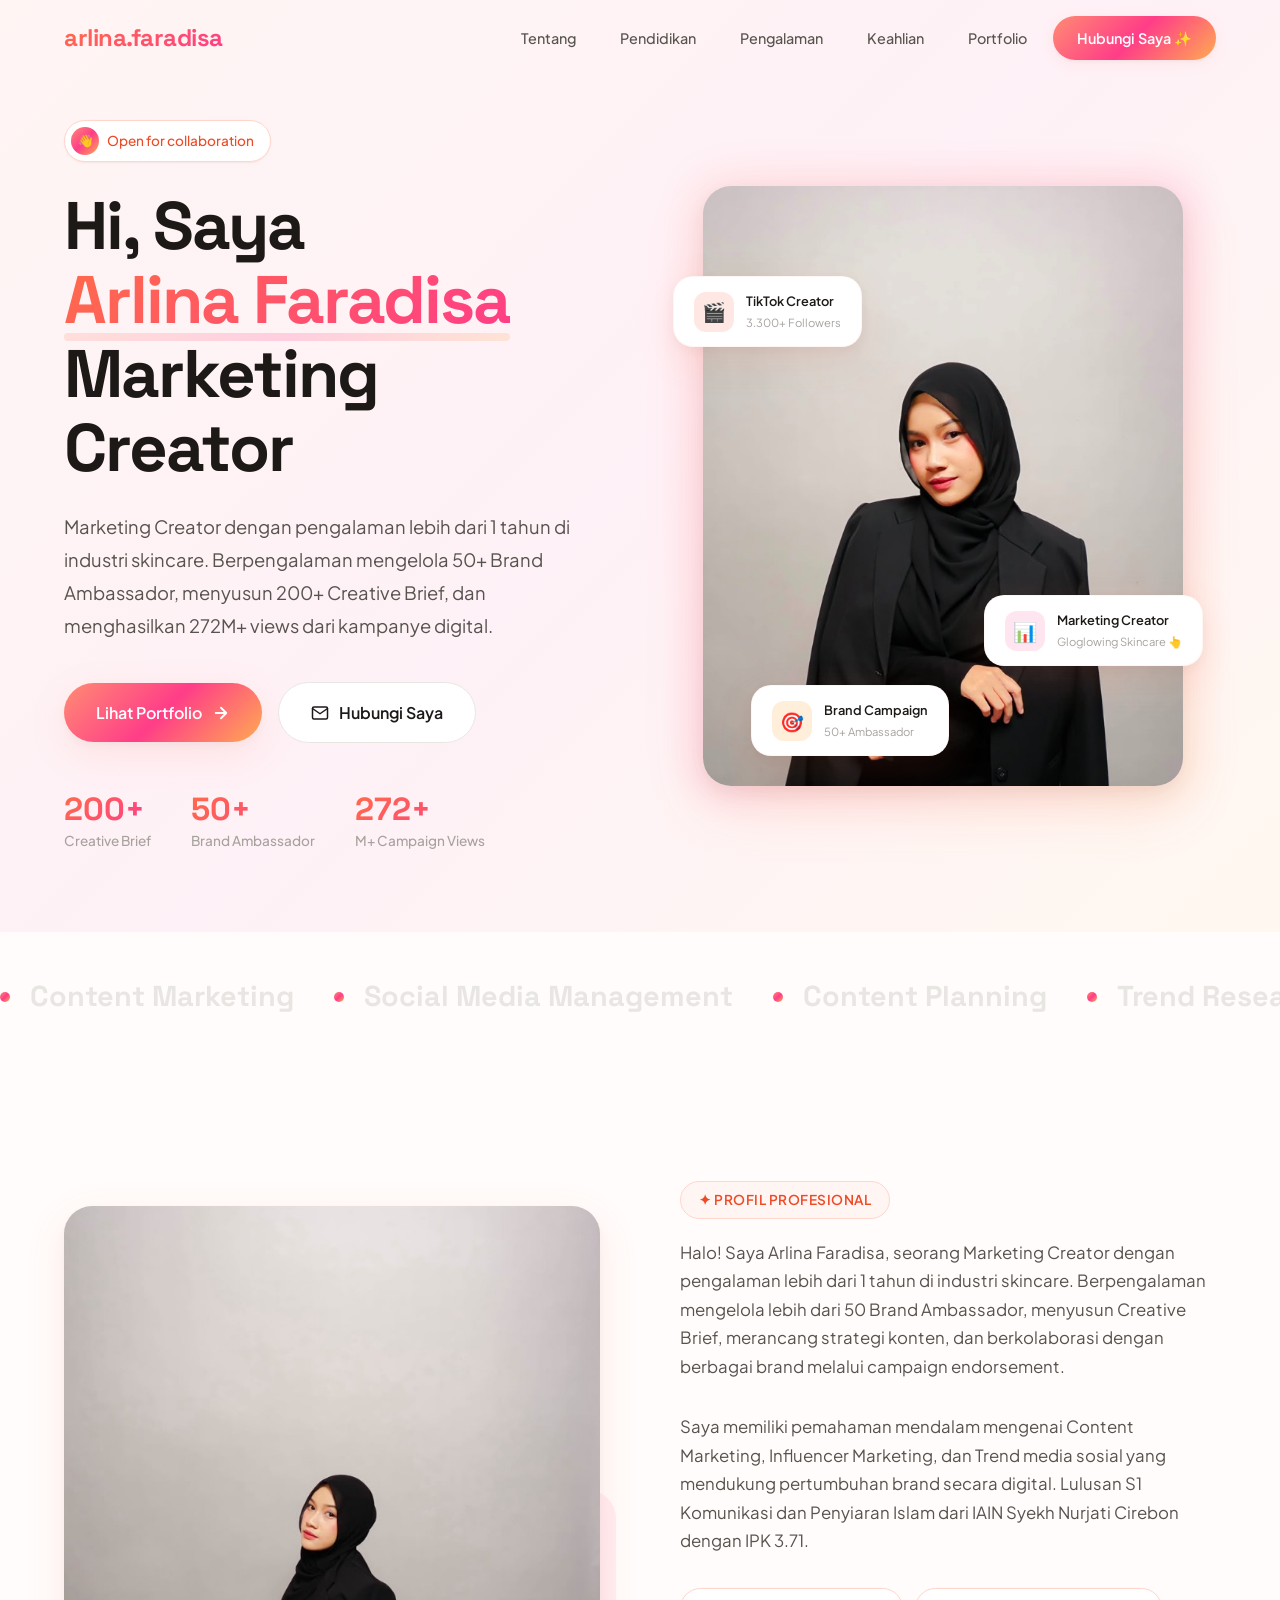
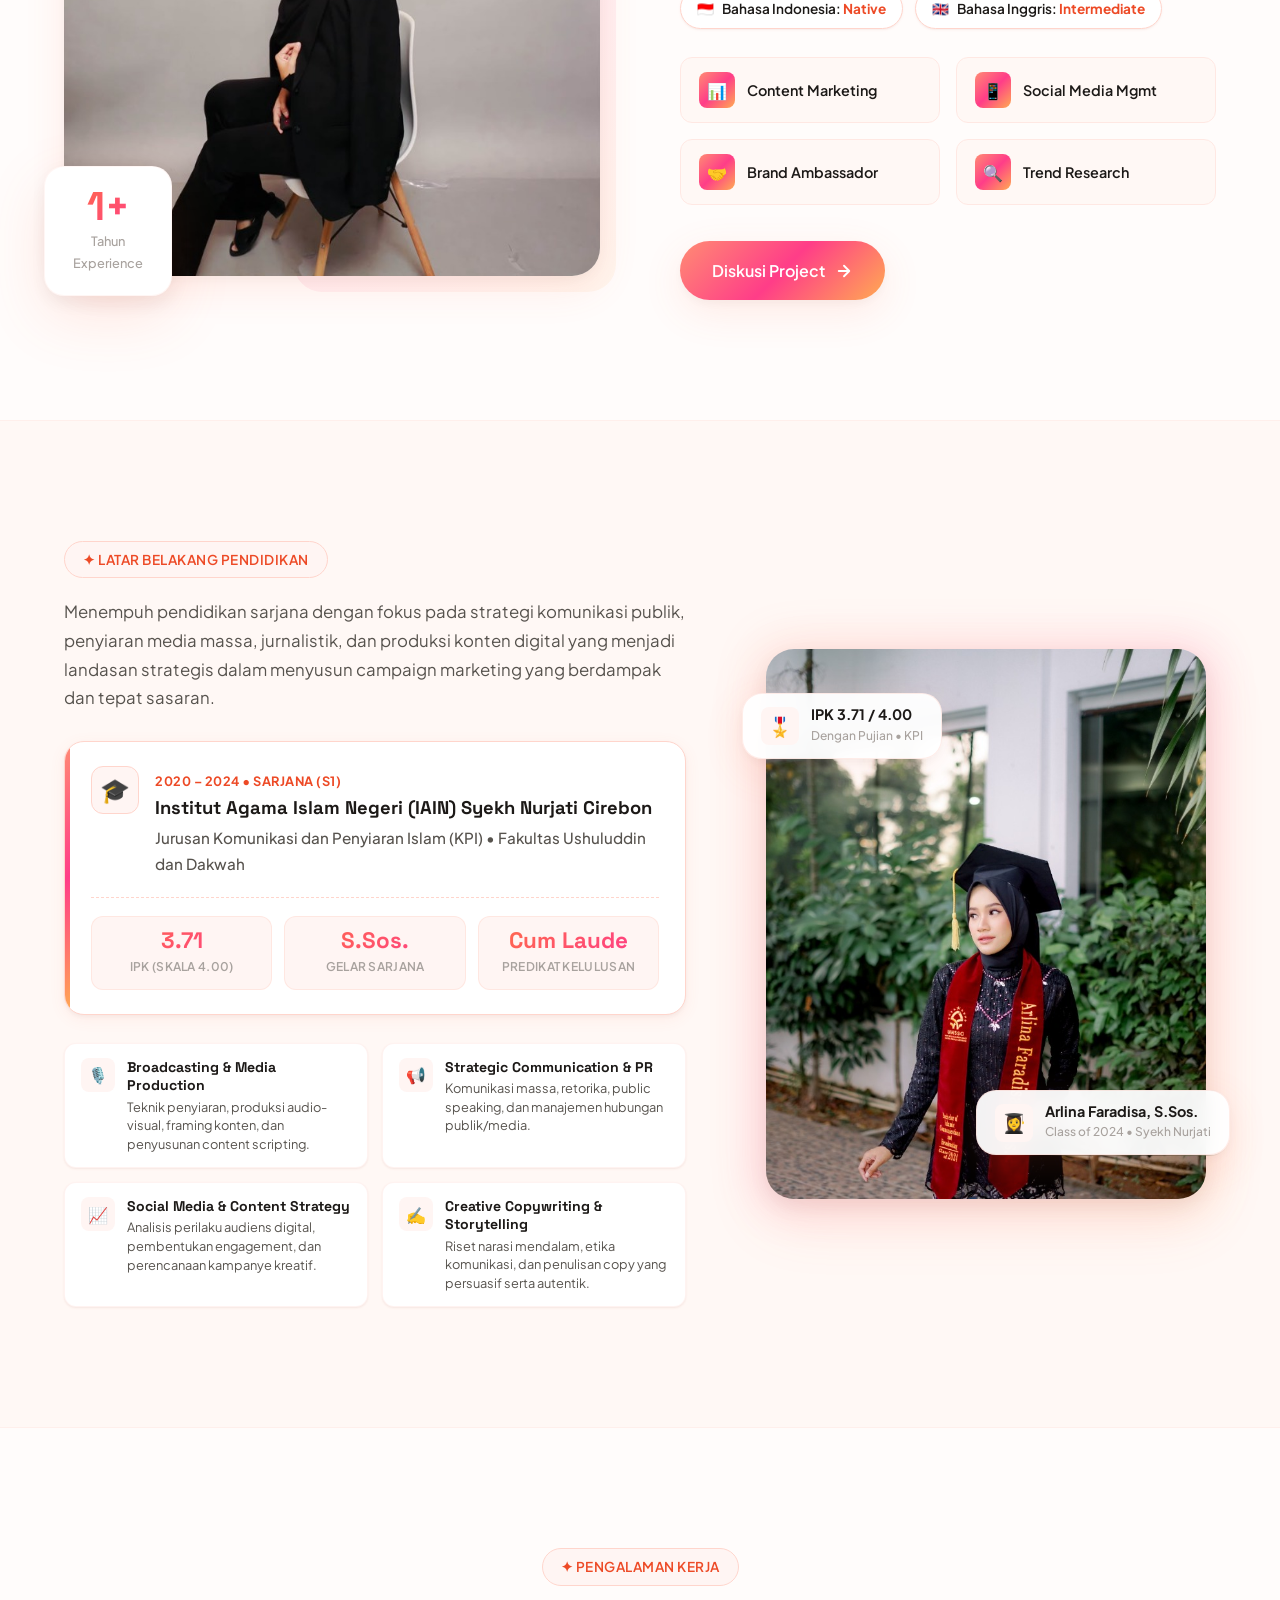
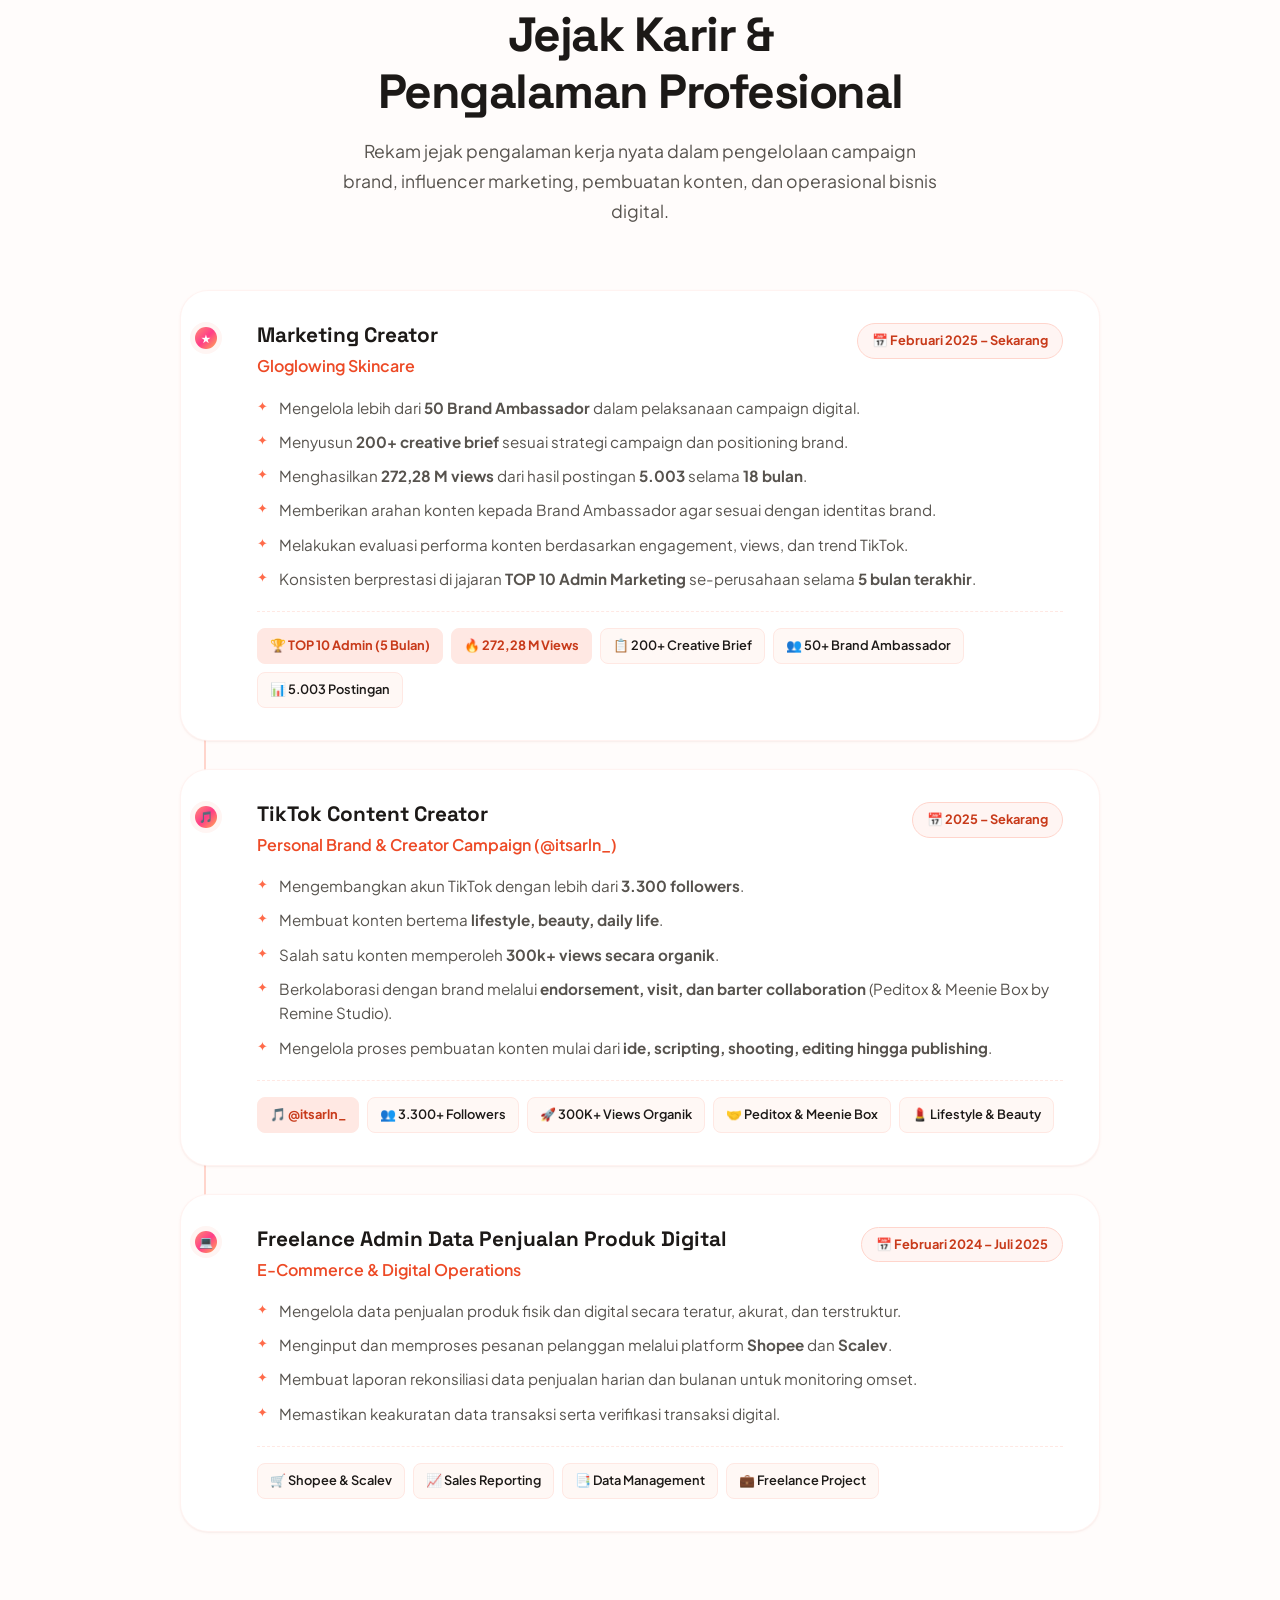
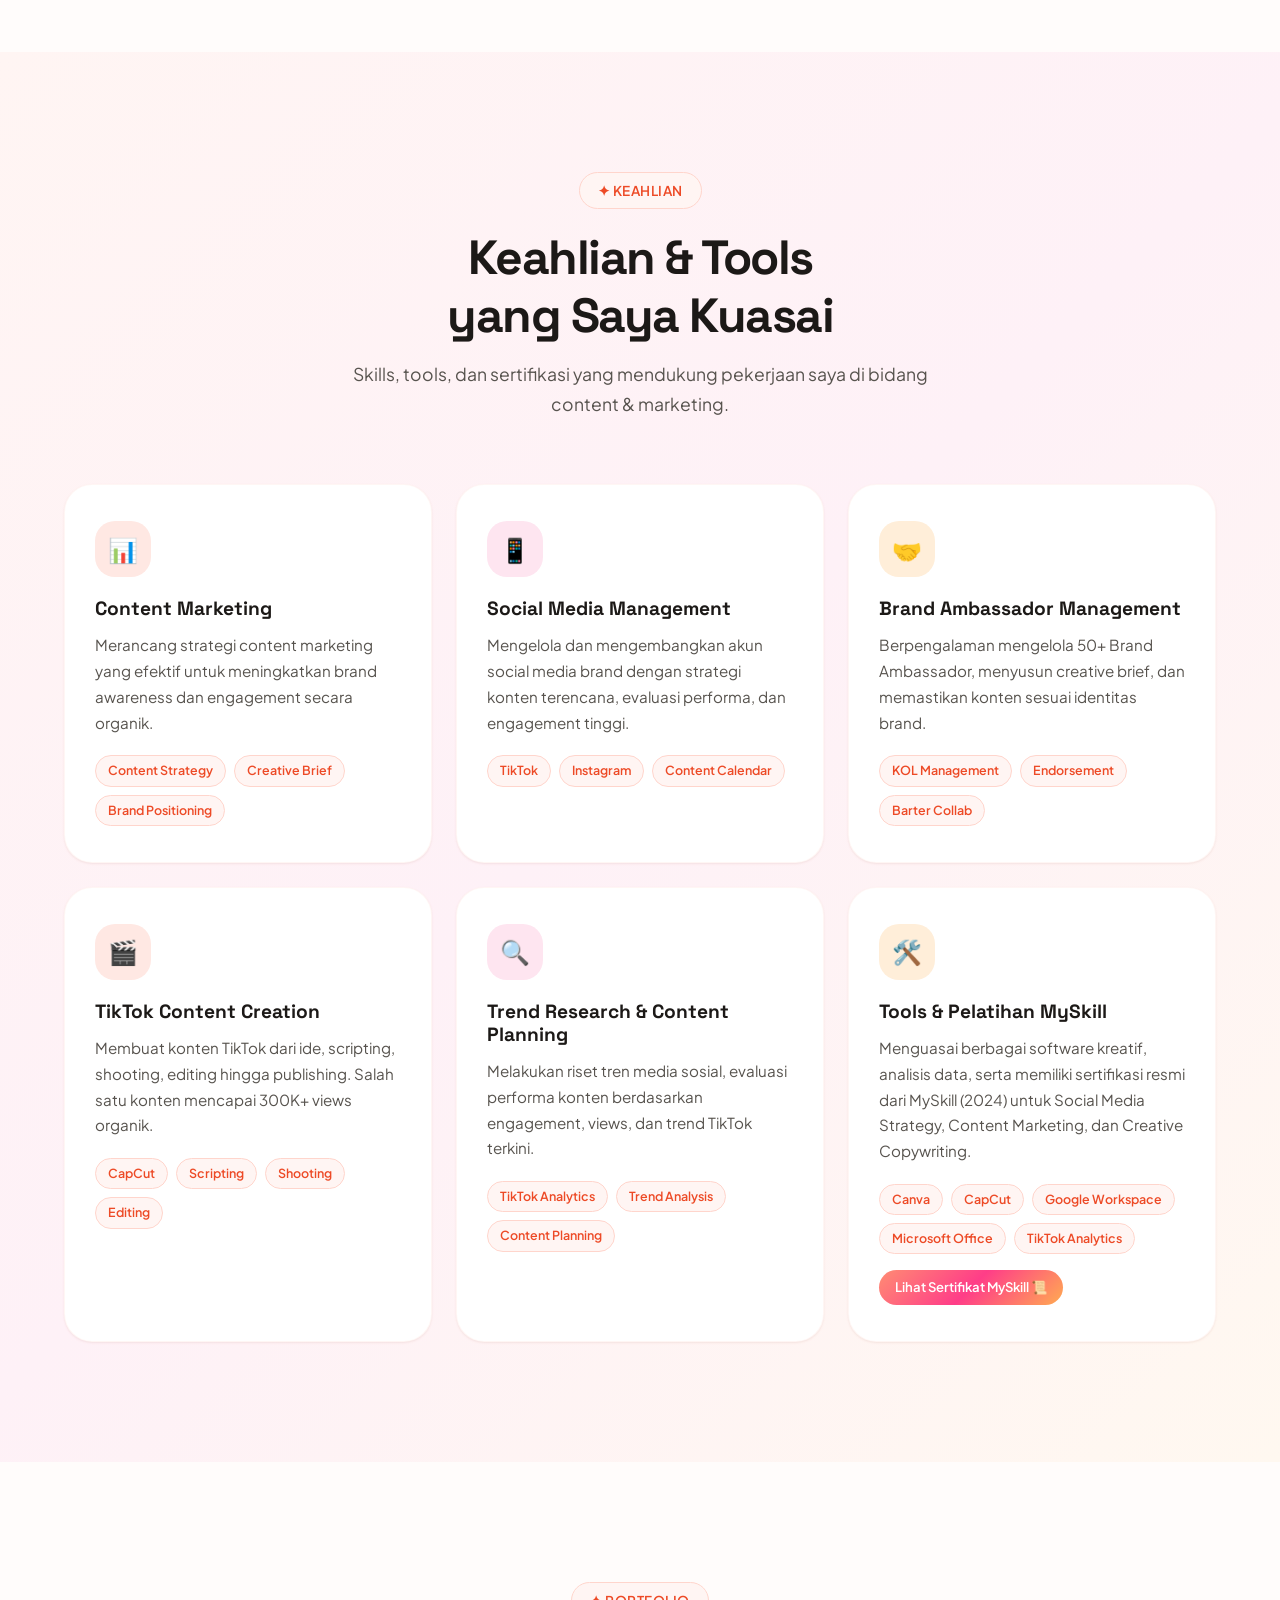
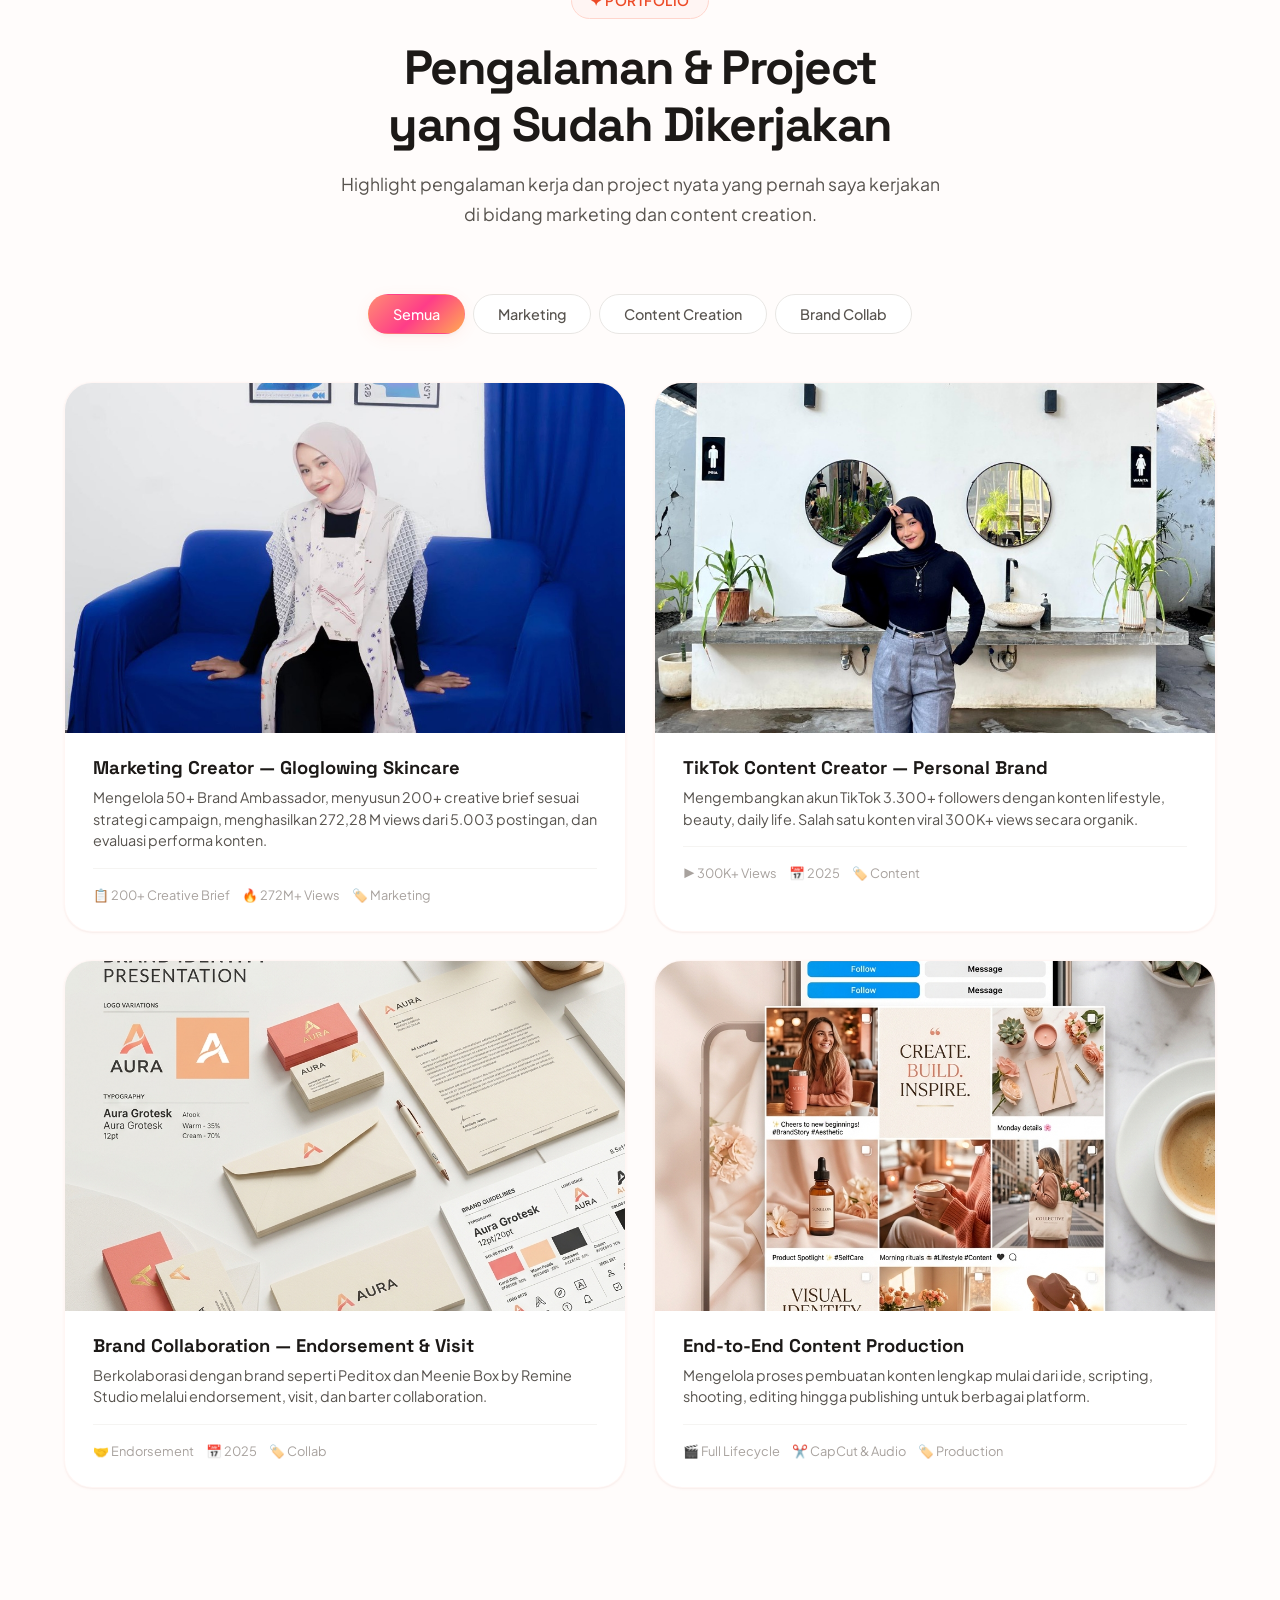
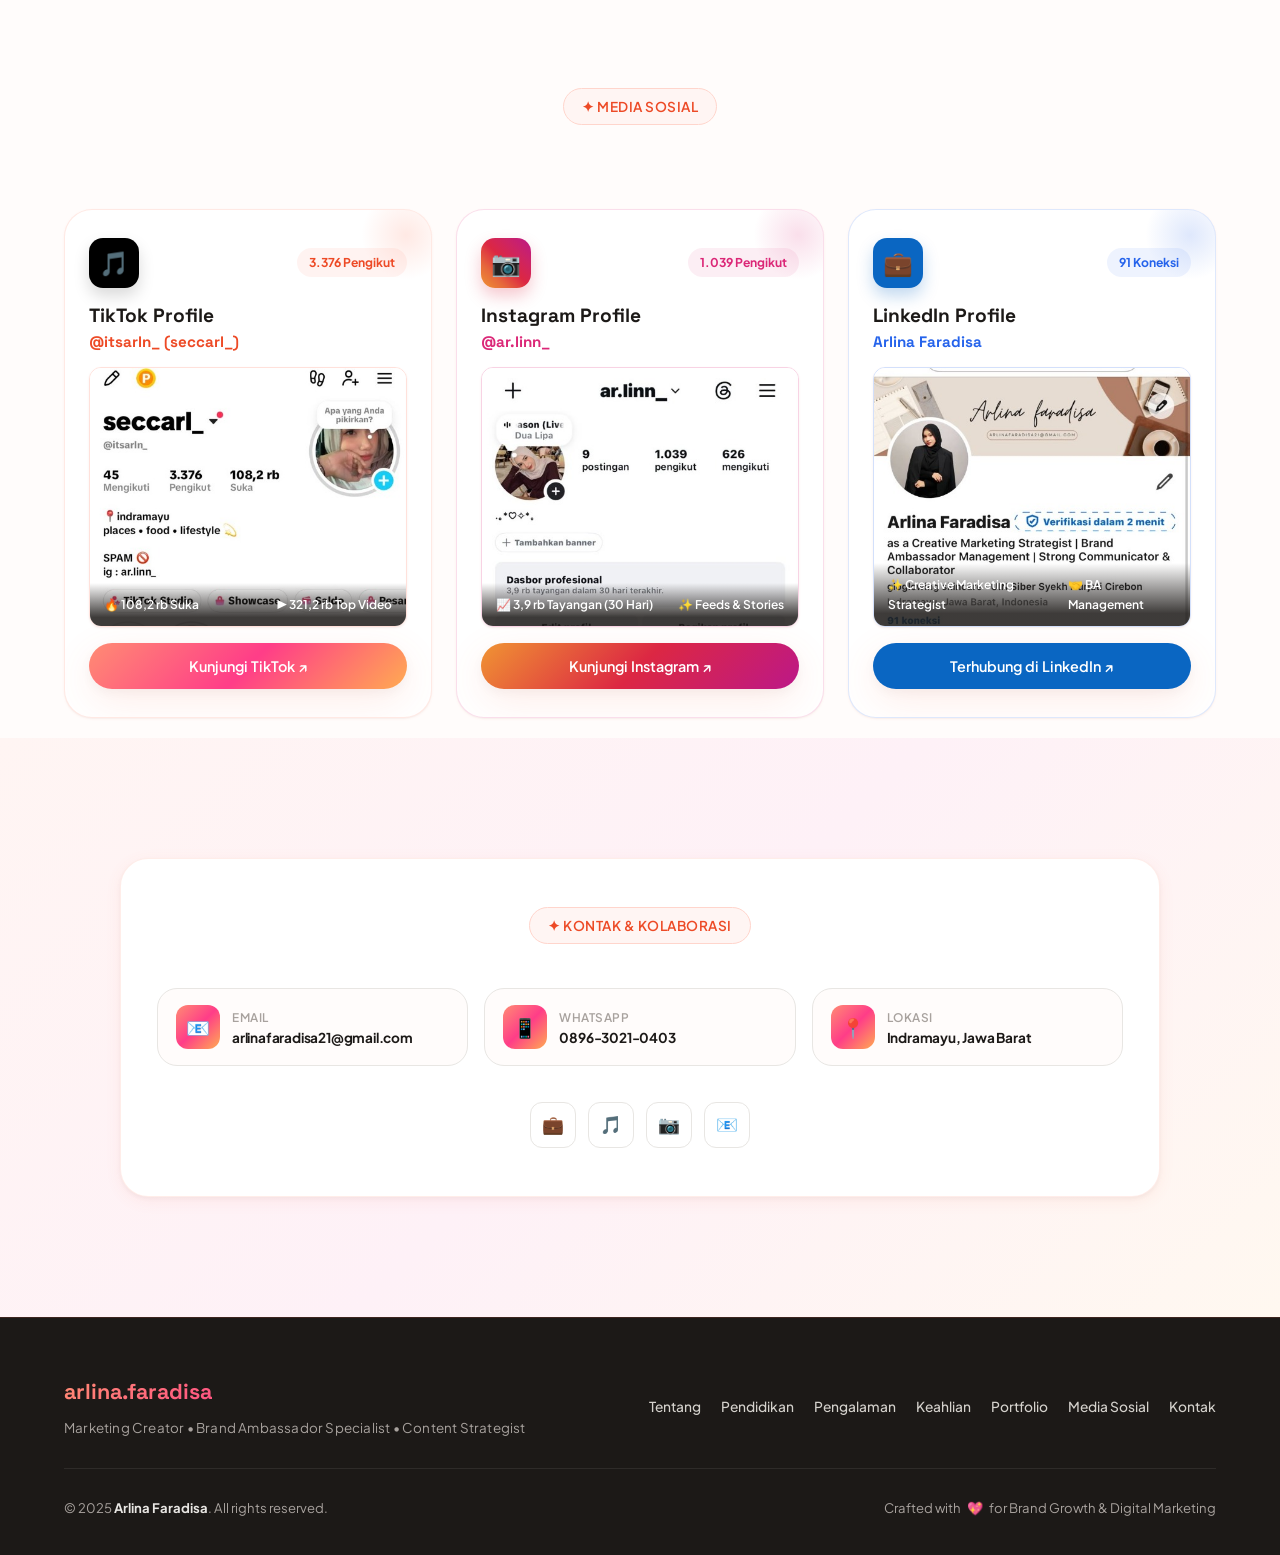
<file: index.html>
<!DOCTYPE html>
<html lang="id">

<head>
  <meta charset="UTF-8">
  <meta name="viewport" content="width=device-width, initial-scale=1.0">
  <meta name="description"
    content="Arlina Faradisa — Marketing Creator & Content Creator berpengalaman di industri skincare dan TikTok. Social Media Management, Brand Campaign, dan Content Marketing.">
  <meta name="keywords"
    content="Arlina Faradisa, marketing creator, content creator, tiktok, social media management, brand campaign, skincare, content marketing">
  <meta name="author" content="Arlina Faradisa">
  <title>Arlina Faradisa — Marketing Creator & Content Creator</title>
  <link rel="stylesheet" href="style.css?v=1.1">
  <link rel="icon"
    href="data:image/svg+xml,<svg xmlns='http://www.w3.org/2000/svg' viewBox='0 0 100 100'><text y='.9em' font-size='90'>🎨</text></svg>">
</head>

<body>

  <!-- Animated Background -->
  <div class="bg-shapes">
    <div class="shape shape-1"></div>
    <div class="shape shape-2"></div>
    <div class="shape shape-3"></div>
  </div>
  <div class="cursor-blob" id="cursorBlob"></div>

  <!-- ===== NAVBAR ===== -->
  <nav class="navbar" id="navbar">
    <div class="container">
      <a href="#" class="navbar-logo">arlina.faradisa</a>
      <div class="navbar-links" id="navLinks">
        <a href="#about" class="active">Tentang</a>
        <a href="#education">Pendidikan</a>
        <a href="#experience">Pengalaman</a>
        <a href="#skills">Keahlian</a>
        <a href="#portfolio">Portfolio</a>
        <a href="#contact" class="navbar-cta">Hubungi Saya ✨</a>
      </div>
      <button class="menu-toggle" id="menuToggle" aria-label="Toggle menu">
        <span></span>
        <span></span>
        <span></span>
      </button>
    </div>
  </nav>

  <!-- ===== HERO SECTION ===== -->
  <section class="hero" id="hero">
    <div class="container">
      <div class="hero-content">
        <div class="hero-badge">
          <span class="badge-dot">👋</span>
          Open for collaboration
        </div>
        <h1>
          Hi, Saya<br>
          <span class="highlight">Arlina Faradisa</span><br>
          Marketing Creator
        </h1>
        <p class="hero-description">
          Marketing Creator dengan pengalaman lebih dari 1 tahun di industri skincare. Berpengalaman mengelola 50+ Brand
          Ambassador, menyusun 200+ Creative Brief,
          dan menghasilkan 272M+ views dari kampanye digital.
        </p>
        <div class="hero-actions">
          <a href="#portfolio" class="btn-primary">
            Lihat Portfolio
            <svg width="18" height="18" viewBox="0 0 24 24" fill="none" stroke="currentColor" stroke-width="2.5"
              stroke-linecap="round" stroke-linejoin="round">
              <path d="M5 12h14M12 5l7 7-7 7" />
            </svg>
          </a>
          <a href="#contact" class="btn-secondary">
            <svg width="18" height="18" viewBox="0 0 24 24" fill="none" stroke="currentColor" stroke-width="2"
              stroke-linecap="round" stroke-linejoin="round">
              <path d="M4 4h16c1.1 0 2 .9 2 2v12c0 1.1-.9 2-2 2H4c-1.1 0-2-.9-2-2V6c0-1.1.9-2 2-2z" />
              <polyline points="22,6 12,13 2,6" />
            </svg>
            Hubungi Saya
          </a>
        </div>
        <div class="hero-stats">
          <div class="hero-stat">
            <div class="stat-number" data-count="200">0</div>
            <div class="stat-label">Creative Brief</div>
          </div>
          <div class="hero-stat">
            <div class="stat-number" data-count="50">0</div>
            <div class="stat-label">Brand Ambassador</div>
          </div>
          <div class="hero-stat">
            <div class="stat-number" data-count="272">0</div>
            <div class="stat-label">M+ Campaign Views</div>
          </div>
        </div>
      </div>
      <div class="hero-visual">
        <div class="hero-image-wrapper">
          <img src="assets/hero-portrait.jpg" alt="Arlina Faradisa — Marketing Creator & Content Creator"
            loading="eager">
          <!-- Floating cards -->
          <div class="hero-float hero-float-1">
            <div class="float-icon coral">🎬</div>
            <div>
              <div class="float-text">TikTok Creator</div>
              <div class="float-sub">3.300+ Followers</div>
            </div>
          </div>
          <div class="hero-float hero-float-2" onclick="openMarketingDetail()" style="cursor: pointer;"
            title="Klik untuk lihat Rekap Data Talent BA">
            <div class="float-icon pink">📊</div>
            <div>
              <div class="float-text">Marketing Creator</div>
              <div class="float-sub">Gloglowing Skincare 👆</div>
            </div>
          </div>
          <div class="hero-float hero-float-3">
            <div class="float-icon peach">🎯</div>
            <div>
              <div class="float-text">Brand Campaign</div>
              <div class="float-sub">50+ Ambassador</div>
            </div>
          </div>
        </div>
      </div>
    </div>
  </section>

  <!-- ===== MARQUEE ===== -->
  <div class="marquee-section">
    <div class="marquee-track">
      <span class="marquee-item"><span class="marquee-dot"></span> Content Marketing</span>
      <span class="marquee-item"><span class="marquee-dot"></span> Social Media Management</span>
      <span class="marquee-item"><span class="marquee-dot"></span> Content Planning</span>
      <span class="marquee-item"><span class="marquee-dot"></span> Trend Research</span>
      <span class="marquee-item"><span class="marquee-dot"></span> Brand Ambassador Management</span>
      <span class="marquee-item"><span class="marquee-dot"></span> Creative Copywriting</span>
      <span class="marquee-item"><span class="marquee-dot"></span> TikTok Content</span>
      <span class="marquee-item"><span class="marquee-dot"></span> Canva • CapCut • TikTok Analytics</span>
      <!-- Duplicate for seamless loop -->
      <span class="marquee-item"><span class="marquee-dot"></span> Content Marketing</span>
      <span class="marquee-item"><span class="marquee-dot"></span> Social Media Management</span>
      <span class="marquee-item"><span class="marquee-dot"></span> Content Planning</span>
      <span class="marquee-item"><span class="marquee-dot"></span> Trend Research</span>
      <span class="marquee-item"><span class="marquee-dot"></span> Brand Ambassador Management</span>
      <span class="marquee-item"><span class="marquee-dot"></span> Creative Copywriting</span>
      <span class="marquee-item"><span class="marquee-dot"></span> TikTok Content</span>
      <span class="marquee-item"><span class="marquee-dot"></span> Canva • CapCut • TikTok Analytics</span>
    </div>
  </div>

  <!-- ===== ABOUT SECTION ===== -->
  <section class="about" id="about">
    <div class="container">
      <div class="about-grid">
        <div class="about-image reveal">
          <img src="assets/about-portrait.jpg" alt="Arlina Faradisa — Marketing Creator & Content Creator"
            loading="lazy">
          <div class="about-experience-badge">
            <div class="exp-number">1+</div>
            <div class="exp-label">Tahun<br>Experience</div>
          </div>
        </div>
        <div class="about-content reveal reveal-delay-2">
          <div class="section-tag">✦ Profil Profesional</div>
          <p class="about-text">
            Halo! Saya Arlina Faradisa, seorang Marketing Creator dengan pengalaman lebih dari 1 tahun di industri
            skincare. Berpengalaman mengelola lebih dari 50 Brand
            Ambassador, menyusun Creative Brief, merancang strategi konten, dan berkolaborasi dengan berbagai brand
            melalui campaign endorsement.
          </p>
          <p class="about-text">
            Saya memiliki pemahaman mendalam mengenai Content Marketing, Influencer Marketing, dan Trend media sosial
            yang mendukung pertumbuhan brand secara digital. Lulusan S1 Komunikasi dan Penyiaran Islam dari IAIN Syekh
            Nurjati Cirebon dengan IPK 3.71.
          </p>

          <!-- Bahasa / Languages -->
          <div class="about-languages">
            <div class="lang-badge">
              <span>🇮🇩</span>
              <span>Bahasa Indonesia: <strong>Native</strong></span>
            </div>
            <div class="lang-badge">
              <span>🇬🇧</span>
              <span>Bahasa Inggris: <strong>Intermediate</strong></span>
            </div>
          </div>

          <div class="about-highlights">
            <div class="about-highlight">
              <div class="highlight-icon">📊</div>
              <div class="highlight-text">Content Marketing</div>
            </div>
            <div class="about-highlight">
              <div class="highlight-icon">📱</div>
              <div class="highlight-text">Social Media Mgmt</div>
            </div>
            <div class="about-highlight">
              <div class="highlight-icon">🤝</div>
              <div class="highlight-text">Brand Ambassador</div>
            </div>
            <div class="about-highlight">
              <div class="highlight-icon">🔍</div>
              <div class="highlight-text">Trend Research</div>
            </div>
          </div>
          <a href="#contact" class="btn-primary">
            Diskusi Project
            <svg width="18" height="18" viewBox="0 0 24 24" fill="none" stroke="currentColor" stroke-width="2.5"
              stroke-linecap="round" stroke-linejoin="round">
              <path d="M5 12h14M12 5l7 7-7 7" />
            </svg>
          </a>
        </div>
      </div>
    </div>
  </section>

  <!-- ===== EDUCATION SECTION ===== -->
  <section class="education" id="education">
    <div class="container">
      <div class="education-grid">
        <div class="education-content reveal">
          <div class="section-tag">✦ Latar Belakang Pendidikan</div>
          <p class="education-lead">
            Menempuh pendidikan sarjana dengan fokus pada strategi komunikasi publik, penyiaran media massa,
            jurnalistik, dan produksi konten digital yang menjadi landasan strategis dalam menyusun campaign marketing
            yang berdampak dan tepat sasaran.
          </p>

          <!-- Degree Main Card -->
          <div class="edu-main-card">
            <div class="edu-card-header">
              <div class="edu-uni-logo-badge">🎓</div>
              <div class="edu-uni-info">
                <span class="edu-period">2020 – 2024 • Sarjana (S1)</span>
                <h3>Institut Agama Islam Negeri (IAIN) Syekh Nurjati Cirebon</h3>
                <p class="edu-major">Jurusan Komunikasi dan Penyiaran Islam (KPI) • Fakultas Ushuluddin dan Dakwah</p>
              </div>
            </div>

            <div class="edu-stats-row">
              <div class="edu-stat-item">
                <div class="edu-stat-val">3.71</div>
                <div class="edu-stat-lbl">IPK (Skala 4.00)</div>
              </div>
              <div class="edu-stat-item">
                <div class="edu-stat-val">S.Sos.</div>
                <div class="edu-stat-lbl">Gelar Sarjana</div>
              </div>
              <div class="edu-stat-item">
                <div class="edu-stat-val">Cum Laude</div>
                <div class="edu-stat-lbl">Predikat Kelulusan</div>
              </div>
            </div>
          </div>

          <!-- Academic Pillars -->
          <div class="edu-pillars">
            <div class="edu-pillar-item">
              <div class="pillar-icon">🎙️</div>
              <div>
                <h4>Broadcasting & Media Production</h4>
                <p>Teknik penyiaran, produksi audio-visual, framing konten, dan penyusunan content scripting.</p>
              </div>
            </div>
            <div class="edu-pillar-item">
              <div class="pillar-icon">📢</div>
              <div>
                <h4>Strategic Communication & PR</h4>
                <p>Komunikasi massa, retorika, public speaking, dan manajemen hubungan publik/media.</p>
              </div>
            </div>
            <div class="edu-pillar-item">
              <div class="pillar-icon">📈</div>
              <div>
                <h4>Social Media & Content Strategy</h4>
                <p>Analisis perilaku audiens digital, pembentukan engagement, dan perencanaan kampanye kreatif.</p>
              </div>
            </div>
            <div class="edu-pillar-item">
              <div class="pillar-icon">✍️</div>
              <div>
                <h4>Creative Copywriting & Storytelling</h4>
                <p>Riset narasi mendalam, etika komunikasi, dan penulisan copy yang persuasif serta autentik.</p>
              </div>
            </div>
          </div>
        </div>

        <!-- Education Visual -->
        <div class="education-visual reveal reveal-delay-2">
          <div class="education-image-wrapper">
            <img src="assets/education-portrait.jpg" alt="Arlina Faradisa, S.Sos. — Wisuda IAIN Syekh Nurjati Cirebon"
              loading="lazy">

            <!-- Floating Academic Badges -->
            <div class="edu-float-badge edu-float-top">
              <div class="edu-badge-icon">🎖️</div>
              <div>
                <div class="edu-badge-title">IPK 3.71 / 4.00</div>
                <div class="edu-badge-sub">Dengan Pujian • KPI</div>
              </div>
            </div>

            <div class="edu-float-badge edu-float-bottom">
              <div class="edu-badge-icon">👩‍🎓</div>
              <div>
                <div class="edu-badge-title">Arlina Faradisa, S.Sos.</div>
                <div class="edu-badge-sub">Class of 2024 • Syekh Nurjati</div>
              </div>
            </div>
          </div>
        </div>
      </div>
    </div>
  </section>

  <!-- ===== EXPERIENCE SECTION ===== -->
  <section class="experience" id="experience">
    <div class="container">
      <div class="section-header reveal">
        <div class="section-tag">✦ Pengalaman Kerja</div>
        <h2 class="section-title">Jejak Karir &<br>Pengalaman Profesional</h2>
        <p class="section-subtitle">
          Rekam jejak pengalaman kerja nyata dalam pengelolaan campaign brand, influencer marketing, pembuatan konten,
          dan operasional bisnis digital.
        </p>
      </div>

      <div class="experience-timeline">
        <!-- Experience 1: Marketing Creator di Gloglowing Skincare -->
        <div class="exp-card reveal reveal-delay-1" id="expMarketingCard">
          <div class="exp-dot">★</div>
          <div class="exp-header">
            <div class="exp-title-group">
              <h3>Marketing Creator</h3>
              <div class="exp-company">Gloglowing Skincare</div>
            </div>
            <span class="exp-badge-period">📅 Februari 2025 – Sekarang</span>
          </div>
          <ul class="exp-bullets">
            <li>Mengelola lebih dari <strong>50 Brand Ambassador</strong> dalam pelaksanaan campaign digital.</li>
            <li>Menyusun <strong>200+ creative brief</strong> sesuai strategi campaign dan positioning brand.</li>
            <li>Menghasilkan <strong>272,28 M views</strong> dari hasil postingan <strong>5.003</strong> selama
              <strong>18 bulan</strong>.
            </li>
            <li>Memberikan arahan konten kepada Brand Ambassador agar sesuai dengan identitas brand.</li>
            <li>Melakukan evaluasi performa konten berdasarkan engagement, views, dan trend TikTok.</li>
            <li>Konsisten berprestasi di jajaran <strong>TOP 10 Admin Marketing</strong> se-perusahaan selama <strong>5
                bulan terakhir</strong>.</li>
          </ul>
          <div class="exp-metrics-row">
            <span class="exp-metric-tag highlight">🏆 TOP 10 Admin (5 Bulan)</span>
            <span class="exp-metric-tag highlight">🔥 272,28 M Views</span>
            <span class="exp-metric-tag">📋 200+ Creative Brief</span>
            <span class="exp-metric-tag">👥 50+ Brand Ambassador</span>
            <span class="exp-metric-tag">📊 5.003 Postingan</span>
          </div>
        </div>

        <!-- Experience 2: TikTok Content Creator -->
        <div class="exp-card reveal reveal-delay-2" id="expTiktokCard">
          <div class="exp-dot">🎵</div>
          <div class="exp-header">
            <div class="exp-title-group">
              <h3>TikTok Content Creator</h3>
              <div class="exp-company">Personal Brand & Creator Campaign (@itsarln_)</div>
            </div>
            <span class="exp-badge-period">📅 2025 – Sekarang</span>
          </div>
          <ul class="exp-bullets">
            <li>Mengembangkan akun TikTok dengan lebih dari <strong>3.300 followers</strong>.</li>
            <li>Membuat konten bertema <strong>lifestyle, beauty, daily life</strong>.</li>
            <li>Salah satu konten memperoleh <strong>300k+ views secara organik</strong>.</li>
            <li>Berkolaborasi dengan brand melalui <strong>endorsement, visit, dan barter collaboration</strong> (Peditox & Meenie Box by Remine Studio).</li>
            <li>Mengelola proses pembuatan konten mulai dari <strong>ide, scripting, shooting, editing hingga
                publishing</strong>.</li>
          </ul>

          <div class="exp-metrics-row">
            <span class="exp-metric-tag highlight">🎵 @itsarln_</span>
            <span class="exp-metric-tag">👥 3.300+ Followers</span>
            <span class="exp-metric-tag">🚀 300K+ Views Organik</span>
            <span class="exp-metric-tag">🤝 Peditox & Meenie Box</span>
            <span class="exp-metric-tag">💄 Lifestyle & Beauty</span>
          </div>
        </div>

        <!-- Experience 3: Freelance Admin Data Penjualan Produk Digital -->
        <div class="exp-card reveal reveal-delay-3" id="expFreelanceCard">
          <div class="exp-dot">💻</div>
          <div class="exp-header">
            <div class="exp-title-group">
              <h3>Freelance Admin Data Penjualan Produk Digital</h3>
              <div class="exp-company">E-Commerce & Digital Operations</div>
            </div>
            <span class="exp-badge-period">📅 Februari 2024 – Juli 2025</span>
          </div>
          <ul class="exp-bullets">
            <li>Mengelola data penjualan produk fisik dan digital secara teratur, akurat, dan terstruktur.</li>
            <li>Menginput dan memproses pesanan pelanggan melalui platform <strong>Shopee</strong> dan
              <strong>Scalev</strong>.
            </li>
            <li>Membuat laporan rekonsiliasi data penjualan harian dan bulanan untuk monitoring omset.</li>
            <li>Memastikan keakuratan data transaksi serta verifikasi transaksi digital.</li>
          </ul>
          <div class="exp-metrics-row">
            <span class="exp-metric-tag">🛒 Shopee & Scalev</span>
            <span class="exp-metric-tag">📈 Sales Reporting</span>
            <span class="exp-metric-tag">📑 Data Management</span>
            <span class="exp-metric-tag">💼 Freelance Project</span>
          </div>
        </div>
      </div>
    </div>
  </section>

  <!-- ===== SKILLS SECTION ===== -->
  <section class="skills" id="skills">
    <div class="container">
      <div class="section-header reveal">
        <div class="section-tag">✦ Keahlian</div>
        <h2 class="section-title">Keahlian & Tools<br>yang Saya Kuasai</h2>
        <p class="section-subtitle">
          Skills, tools, dan sertifikasi yang mendukung pekerjaan
          saya di bidang content & marketing.
        </p>
      </div>
      <div class="skills-grid">
        <!-- Skill 1 -->
        <div class="skill-card reveal reveal-delay-1">
          <div class="skill-icon coral">📊</div>
          <h3>Content Marketing</h3>
          <p>Merancang strategi content marketing yang efektif untuk meningkatkan brand awareness dan engagement secara
            organik.</p>
          <div class="skill-tags">
            <span class="skill-tag">Content Strategy</span>
            <span class="skill-tag">Creative Brief</span>
            <span class="skill-tag">Brand Positioning</span>
          </div>
        </div>
        <!-- Skill 2 -->
        <div class="skill-card reveal reveal-delay-2">
          <div class="skill-icon pink">📱</div>
          <h3>Social Media Management</h3>
          <p>Mengelola dan mengembangkan akun social media brand dengan strategi konten terencana, evaluasi performa,
            dan engagement tinggi.</p>
          <div class="skill-tags">
            <span class="skill-tag">TikTok</span>
            <span class="skill-tag">Instagram</span>
            <span class="skill-tag">Content Calendar</span>
          </div>
        </div>
        <!-- Skill 3 -->
        <div class="skill-card reveal reveal-delay-3">
          <div class="skill-icon peach">🤝</div>
          <h3>Brand Ambassador Management</h3>
          <p>Berpengalaman mengelola 50+ Brand Ambassador, menyusun creative brief, dan memastikan konten sesuai
            identitas brand.</p>
          <div class="skill-tags">
            <span class="skill-tag">KOL Management</span>
            <span class="skill-tag">Endorsement</span>
            <span class="skill-tag">Barter Collab</span>
          </div>
        </div>
        <!-- Skill 4 -->
        <div class="skill-card reveal reveal-delay-1">
          <div class="skill-icon coral">🎬</div>
          <h3>TikTok Content Creation</h3>
          <p>Membuat konten TikTok dari ide, scripting, shooting, editing hingga publishing. Salah satu konten mencapai
            300K+ views organik.</p>
          <div class="skill-tags">
            <span class="skill-tag">CapCut</span>
            <span class="skill-tag">Scripting</span>
            <span class="skill-tag">Shooting</span>
            <span class="skill-tag">Editing</span>
          </div>
        </div>
        <!-- Skill 5 -->
        <div class="skill-card reveal reveal-delay-2">
          <div class="skill-icon pink">🔍</div>
          <h3>Trend Research & Content Planning</h3>
          <p>Melakukan riset tren media sosial, evaluasi performa konten berdasarkan engagement, views, dan trend TikTok
            terkini.</p>
          <div class="skill-tags">
            <span class="skill-tag">TikTok Analytics</span>
            <span class="skill-tag">Trend Analysis</span>
            <span class="skill-tag">Content Planning</span>
          </div>
        </div>
        <!-- Skill 6 -->
        <div class="skill-card reveal reveal-delay-3" id="certCard" onclick="openCertDetail()">
          <div class="skill-icon peach">🛠️</div>
          <h3>Tools & Pelatihan MySkill</h3>
          <p>Menguasai berbagai software kreatif, analisis data, serta memiliki sertifikasi resmi dari MySkill (2024)
            untuk Social Media Strategy, Content Marketing, dan Creative Copywriting.</p>
          <div class="skill-tags">
            <span class="skill-tag">Canva</span>
            <span class="skill-tag">CapCut</span>
            <span class="skill-tag">Google Workspace</span>
            <span class="skill-tag">Microsoft Office</span>
            <span class="skill-tag">TikTok Analytics</span>
          </div>
          <div style="margin-top: 16px;">
            <span class="overlay-cta" style="display: inline-block;">Lihat Sertifikat MySkill 📜</span>
          </div>
        </div>
      </div>
    </div>
  </section>

  <!-- ===== PORTFOLIO SECTION ===== -->
  <section class="portfolio" id="portfolio">
    <div class="container">
      <div class="section-header reveal">
        <div class="section-tag">✦ Portfolio</div>
        <h2 class="section-title">Pengalaman & Project<br>yang Sudah Dikerjakan</h2>
        <p class="section-subtitle">
          Highlight pengalaman kerja dan project nyata yang pernah
          saya kerjakan di bidang marketing dan content creation.
        </p>
      </div>

      <div class="portfolio-filters reveal">
        <button class="filter-btn active" data-filter="all">Semua</button>
        <button class="filter-btn" data-filter="marketing">Marketing</button>
        <button class="filter-btn" data-filter="content">Content Creation</button>
        <button class="filter-btn" data-filter="collab">Brand Collab</button>
      </div>

      <div class="portfolio-grid">
        <!-- Project 1: Gloglowing Skincare -->
        <div class="portfolio-card reveal reveal-delay-1" data-category="marketing" id="marketingCard"
          onclick="openMarketingDetail()">
          <div class="portfolio-card-image">
            <img src="assets/marketing-creator-cover.jpg" alt="Marketing Creator — Gloglowing Skincare">
            <div class="portfolio-card-overlay">
              <span class="overlay-tag">Marketing Creator</span>
              <span class="overlay-cta">Klik untuk detail 👆</span>
            </div>
          </div>
          <div class="portfolio-card-info">
            <h3>Marketing Creator — Gloglowing Skincare</h3>
            <p>Mengelola 50+ Brand Ambassador, menyusun 200+ creative brief sesuai strategi campaign, menghasilkan
              272,28 M views dari 5.003 postingan, dan evaluasi performa konten.</p>
            <div class="portfolio-card-meta">
              <span>📋 200+ Creative Brief</span>
              <span>🔥 272M+ Views</span>
              <span>🏷️ Marketing</span>
            </div>
          </div>
        </div>
        <!-- Project 2: TikTok Content Creator -->
        <div class="portfolio-card reveal reveal-delay-2" data-category="content" id="tiktokCard"
          onclick="openTiktokDetail()">
          <div class="portfolio-card-image">
            <img src="assets/tiktok-creator-cover.jpg" alt="TikTok Content Creator — Personal Brand">
            <div class="portfolio-card-overlay">
              <span class="overlay-tag">Content Creation</span>
              <span class="overlay-cta">Klik untuk detail 👆</span>
            </div>
          </div>
          <div class="portfolio-card-info">
            <h3>TikTok Content Creator — Personal Brand</h3>
            <p>Mengembangkan akun TikTok 3.300+ followers dengan konten lifestyle, beauty, daily life. Salah satu konten
              viral 300K+ views secara organik.</p>
            <div class="portfolio-card-meta">
              <span>▶️ 300K+ Views</span>
              <span>📅 2025</span>
              <span>🏷️ Content</span>
            </div>
          </div>
        </div>
        <!-- Project 3: Brand Collaboration -->
        <div class="portfolio-card reveal reveal-delay-1" data-category="collab" id="collabCard"
          onclick="openCollabDetail()">
          <div class="portfolio-card-image">
            <img src="assets/project-branding.png" alt="Brand Collaboration">
            <div class="portfolio-card-overlay">
              <span class="overlay-tag">Brand Collab</span>
              <span class="overlay-cta">Klik untuk detail 👆</span>
            </div>
          </div>
          <div class="portfolio-card-info">
            <h3>Brand Collaboration — Endorsement & Visit</h3>
            <p>Berkolaborasi dengan brand seperti Peditox dan Meenie Box by Remine Studio melalui endorsement, visit,
              dan barter collaboration.</p>
            <div class="portfolio-card-meta">
              <span>🤝 Endorsement</span>
              <span>📅 2025</span>
              <span>🏷️ Collab</span>
            </div>
          </div>
        </div>
        <!-- Project 4: Content Strategy -->
        <div class="portfolio-card reveal reveal-delay-2" data-category="content" id="contentProdCard"
          onclick="openProdDetail()">
          <div class="portfolio-card-image">
            <img src="assets/project-social.png" alt="Content Strategy & Production">
            <div class="portfolio-card-overlay">
              <span class="overlay-tag">Content Strategy</span>
              <span class="overlay-cta">Klik untuk detail 👆</span>
            </div>
          </div>
          <div class="portfolio-card-info">
            <h3>End-to-End Content Production</h3>
            <p>Mengelola proses pembuatan konten lengkap mulai dari ide, scripting, shooting, editing hingga publishing
              untuk berbagai platform.</p>
            <div class="portfolio-card-meta">
              <span>🎬 Full Lifecycle</span>
              <span>✂️ CapCut & Audio</span>
              <span>🏷️ Production</span>
            </div>
          </div>
        </div>
      </div>
    </div>
  </section>
  <!-- ===== SOCIAL MEDIA SECTION ===== -->
  <section class="social-section" id="socials" style="padding: 80px 0 20px;">
    <div class="container">
      <div class="section-header reveal">
        <div class="section-tag">✦ Media Sosial</div>
      </div>
      <div class="social-channels-grid"
        style="display: grid; grid-template-columns: repeat(auto-fit, minmax(280px, 1fr)); gap: 24px; margin-top: 40px;">
        <!-- Card 1: TikTok -->
        <div class="social-channel-card reveal reveal-delay-1"
          style="background: var(--bg-card); border-radius: var(--radius-xl); padding: 28px 24px; border: 1px solid rgba(255, 107, 74, 0.15); box-shadow: var(--shadow-sm); display: flex; flex-direction: column; justify-content: space-between; transition: var(--transition-base); position: relative; overflow: hidden;">
          <div
            style="position: absolute; top: -20px; right: -20px; width: 90px; height: 90px; background: radial-gradient(circle, rgba(255, 107, 74, 0.15) 0%, transparent 70%); border-radius: 50%;">
          </div>
          <div>
            <div style="display: flex; align-items: center; justify-content: space-between; margin-bottom: 16px;">
              <div
                style="width: 50px; height: 50px; border-radius: 14px; background: #000; color: white; display: flex; align-items: center; justify-content: center; font-size: 1.5rem; box-shadow: 0 8px 16px rgba(0,0,0,0.15);">
                🎵
              </div>
              <span
                style="background: rgba(255, 107, 74, 0.08); color: var(--coral-600); font-weight: 700; font-size: 0.76rem; padding: 4px 12px; border-radius: var(--radius-full);">
                3.376 Pengikut
              </span>
            </div>
            <h3 style="font-size: 1.2rem; font-weight: 700; color: var(--text-primary); margin-bottom: 2px;">TikTok
              Profile</h3>
            <div
              style="font-family: 'Space Grotesk', sans-serif; font-weight: 700; color: var(--coral-600); font-size: 0.95rem; margin-bottom: 12px;">
              @itsarln_ (seccarl_)</div>

            <!-- TikTok Screenshot Preview -->
            <div
              style="border-radius: var(--radius-md); overflow: hidden; border: 1px solid rgba(255, 107, 74, 0.2); margin-bottom: 16px; box-shadow: var(--shadow-sm); height: 260px; position: relative;">
              <img src="assets/tiktok-profile.jpg" alt="Profil TikTok Arlina Faradisa @itsarln_"
                style="width: 100%; height: 100%; object-fit: cover; object-position: top; display: block;"
                loading="lazy">
              <div
                style="position: absolute; bottom: 0; left: 0; right: 0; background: linear-gradient(180deg, transparent, rgba(28,25,23,0.85) 80%); padding: 12px 14px 10px; display: flex; justify-content: space-between; align-items: center; color: white; font-size: 0.75rem; font-weight: 600;">
                <span>🔥 108,2 rb Suka</span>
                <span>▶️ 321,2 rb Top Video</span>
              </div>
            </div>
          </div>
          <a href="https://www.tiktok.com/@itsarln_" target="_blank" rel="noopener" class="btn-primary"
            style="width: 100%; justify-content: center; padding: 11px 20px; font-size: 0.9rem; text-decoration: none;">
            <span>Kunjungi TikTok ↗️</span>
          </a>
        </div>

        <!-- Card 2: Instagram -->
        <div class="social-channel-card reveal reveal-delay-2"
          style="background: var(--bg-card); border-radius: var(--radius-xl); padding: 28px 24px; border: 1px solid rgba(219, 39, 119, 0.15); box-shadow: var(--shadow-sm); display: flex; flex-direction: column; justify-content: space-between; transition: var(--transition-base); position: relative; overflow: hidden;">
          <div
            style="position: absolute; top: -20px; right: -20px; width: 90px; height: 90px; background: radial-gradient(circle, rgba(219, 39, 119, 0.15) 0%, transparent 70%); border-radius: 50%;">
          </div>
          <div>
            <div style="display: flex; align-items: center; justify-content: space-between; margin-bottom: 16px;">
              <div
                style="width: 50px; height: 50px; border-radius: 14px; background: linear-gradient(45deg, #f09433 0%,#e6683c 25%,#dc2743 50%,#cc2366 75%,#bc1888 100%); color: white; display: flex; align-items: center; justify-content: center; font-size: 1.5rem; box-shadow: 0 8px 16px rgba(220, 39, 67, 0.25);">
                📷
              </div>
              <span
                style="background: rgba(219, 39, 119, 0.08); color: #db2777; font-weight: 700; font-size: 0.76rem; padding: 4px 12px; border-radius: var(--radius-full);">
                1.039 Pengikut
              </span>
            </div>
            <h3 style="font-size: 1.2rem; font-weight: 700; color: var(--text-primary); margin-bottom: 2px;">Instagram
              Profile</h3>
            <div
              style="font-family: 'Space Grotesk', sans-serif; font-weight: 700; color: #db2777; font-size: 0.95rem; margin-bottom: 12px;">
              @ar.linn_</div>

            <!-- Instagram Screenshot Preview -->
            <div
              style="border-radius: var(--radius-md); overflow: hidden; border: 1px solid rgba(219, 39, 119, 0.2); margin-bottom: 16px; box-shadow: var(--shadow-sm); height: 260px; position: relative;">
              <img src="assets/instagram-profile.jpg" alt="Profil Instagram Arlina Faradisa @ar.linn_"
                style="width: 100%; height: 100%; object-fit: cover; object-position: top; display: block;"
                loading="lazy">
              <div
                style="position: absolute; bottom: 0; left: 0; right: 0; background: linear-gradient(180deg, transparent, rgba(28,25,23,0.85) 80%); padding: 12px 14px 10px; display: flex; justify-content: space-between; align-items: center; color: white; font-size: 0.75rem; font-weight: 600;">
                <span>📈 3,9 rb Tayangan (30 Hari)</span>
                <span>✨ Feeds & Stories</span>
              </div>
            </div>
          </div>
          <a href="https://www.instagram.com/ar.linn_" target="_blank" rel="noopener" class="btn-primary"
            style="width: 100%; justify-content: center; padding: 11px 20px; font-size: 0.9rem; text-decoration: none; background: linear-gradient(135deg, #f09433 0%, #dc2743 50%, #bc1888 100%);">
            <span>Kunjungi Instagram ↗️</span>
          </a>
        </div>

        <!-- Card 3: LinkedIn -->
        <div class="social-channel-card reveal reveal-delay-3"
          style="background: var(--bg-card); border-radius: var(--radius-xl); padding: 28px 24px; border: 1px solid rgba(37, 99, 235, 0.15); box-shadow: var(--shadow-sm); display: flex; flex-direction: column; justify-content: space-between; transition: var(--transition-base); position: relative; overflow: hidden;">
          <div
            style="position: absolute; top: -20px; right: -20px; width: 90px; height: 90px; background: radial-gradient(circle, rgba(37, 99, 235, 0.15) 0%, transparent 70%); border-radius: 50%;">
          </div>
          <div>
            <div style="display: flex; align-items: center; justify-content: space-between; margin-bottom: 16px;">
              <div
                style="width: 50px; height: 50px; border-radius: 14px; background: #0a66c2; color: white; display: flex; align-items: center; justify-content: center; font-size: 1.5rem; box-shadow: 0 8px 16px rgba(10, 102, 194, 0.25);">
                💼
              </div>
              <span
                style="background: rgba(37, 99, 235, 0.08); color: #2563eb; font-weight: 700; font-size: 0.76rem; padding: 4px 12px; border-radius: var(--radius-full);">
                91 Koneksi
              </span>
            </div>
            <h3 style="font-size: 1.2rem; font-weight: 700; color: var(--text-primary); margin-bottom: 2px;">LinkedIn
              Profile</h3>
            <div
              style="font-family: 'Space Grotesk', sans-serif; font-weight: 700; color: #2563eb; font-size: 0.95rem; margin-bottom: 12px;">
              Arlina Faradisa</div>

            <!-- LinkedIn Screenshot Preview -->
            <div
              style="border-radius: var(--radius-md); overflow: hidden; border: 1px solid rgba(37, 99, 235, 0.2); margin-bottom: 16px; box-shadow: var(--shadow-sm); height: 260px; position: relative;">
              <img src="assets/linkedin-profile.jpg" alt="Profil LinkedIn Arlina Faradisa"
                style="width: 100%; height: 100%; object-fit: cover; object-position: top; display: block;"
                loading="lazy">
              <div
                style="position: absolute; bottom: 0; left: 0; right: 0; background: linear-gradient(180deg, transparent, rgba(28,25,23,0.85) 80%); padding: 12px 14px 10px; display: flex; justify-content: space-between; align-items: center; color: white; font-size: 0.75rem; font-weight: 600;">
                <span>✨ Creative Marketing Strategist</span>
                <span>🤝 BA Management</span>
              </div>
            </div>
          </div>
          <a href="https://www.linkedin.com/in/arlina-faradisa-11a302312" target="_blank" rel="noopener"
            class="btn-primary"
            style="width: 100%; justify-content: center; padding: 11px 20px; font-size: 0.9rem; text-decoration: none; background: #0a66c2;">
            <span>Terhubung di LinkedIn ↗️</span>
          </a>
        </div>
      </div>
    </div>
  </section>

  <!-- ===== CONTACT SECTION ===== -->
  <section class="contact" id="contact">
    <div class="container">
      <div class="contact-card-centered reveal">
        <div class="section-tag" style="display: inline-flex; justify-content: center; margin: 0 auto 16px;">✦ Kontak &
          Kolaborasi</div>
        <div class="contact-methods-grid">
          <a href="mailto:arlinafaradisa21@gmail.com" class="contact-method" style="text-decoration: none;">
            <div class="method-icon">📧</div>
            <div>
              <div class="method-label">Email</div>
              <div class="method-value">arlinafaradisa21@gmail.com</div>
            </div>
          </a>
          <a href="https://wa.me/6289630210403" target="_blank" rel="noopener" class="contact-method"
            style="text-decoration: none;">
            <div class="method-icon">📱</div>
            <div>
              <div class="method-label">WhatsApp</div>
              <div class="method-value">0896-3021-0403</div>
            </div>
          </a>
          <div class="contact-method">
            <div class="method-icon">📍</div>
            <div>
              <div class="method-label">Lokasi</div>
              <div class="method-value">Indramayu, Jawa Barat</div>
            </div>
          </div>
        </div>

        <div class="contact-socials" style="justify-content: center; margin-top: 36px;">
          <a href="https://www.linkedin.com/in/arlina-faradisa" target="_blank" rel="noopener" class="social-link"
            aria-label="LinkedIn" title="LinkedIn: Arlina Faradisa">💼</a>
          <a href="https://www.tiktok.com/@itsarln_" target="_blank" rel="noopener" class="social-link"
            aria-label="TikTok" title="TikTok: @itsarln_">🎵</a>
          <a href="https://www.instagram.com/ar.linn_" target="_blank" rel="noopener" class="social-link"
            aria-label="Instagram" title="Instagram: @ar.linn_">📷</a>
          <a href="mailto:arlinafaradisa21@gmail.com" class="social-link" aria-label="Email"
            title="Email: arlinafaradisa21@gmail.com">📧</a>
        </div>
      </div>
    </div>
  </section>

  <!-- ===== FOOTER ===== -->
  <footer class="footer">
    <div class="container">
      <div class="footer-top">
        <div class="footer-brand">
          <a href="#" class="footer-logo">arlina.faradisa</a>
          <p class="footer-tagline">Marketing Creator • Brand Ambassador Specialist • Content Strategist</p>
        </div>
        <div class="footer-links">
          <a href="#about">Tentang</a>
          <a href="#education">Pendidikan</a>
          <a href="#experience">Pengalaman</a>
          <a href="#skills">Keahlian</a>
          <a href="#portfolio">Portfolio</a>
          <a href="#socials">Media Sosial</a>
          <a href="#contact">Kontak</a>
        </div>
      </div>

      <div class="footer-divider"></div>

      <div class="footer-bottom">
        <div class="footer-copyright">
          © 2025 <strong>Arlina Faradisa</strong>. All rights reserved.
        </div>
        <div class="footer-credit">
          Crafted with <span style="color: #ff3d88; margin: 0 2px;">💖</span> for Brand Growth & Digital Marketing
        </div>
      </div>
    </div>
  </footer>

  <!-- ===== MARKETING CREATOR DETAIL MODAL ===== -->
  <div class="tiktok-modal-overlay" id="marketingModal">
    <div class="tiktok-modal">
      <button class="tiktok-modal-close" onclick="closeMarketingDetail()" aria-label="Tutup modal">
        <svg width="24" height="24" viewBox="0 0 24 24" fill="none" stroke="currentColor" stroke-width="2.5"
          stroke-linecap="round" stroke-linejoin="round">
          <path d="M18 6L6 18M6 6l12 12" />
        </svg>
      </button>

      <div class="tiktok-modal-header">
        <div class="section-tag">✦ Marketing Creator Executive Report</div>
        <h2>Rekapitulasi Data Talent BA &<br><span class="highlight-text-gradient">Laporan Statistik Views
            Bulanan</span></h2>
        <p class="tiktok-modal-subtitle">
          Dokumentasi komprehensif sistem manajemen <strong>Brand Ambassador (BA)</strong> Gloglowing Skincare oleh
          <strong>Arlina Faradisa</strong> di bawah supervisi <strong>Leader Yusi</strong>. Terbagi menjadi 6 grup
          laporan terpadu:
        </p>
      </div>

      <!-- ==========================================
           GRUP 01: DATABASE TALENT BRAND AMBASSADOR
           ========================================== -->
      <div
        style="background: var(--bg-card); border-radius: var(--radius-xl); padding: 28px; border: 1px solid rgba(255, 107, 74, 0.15); box-shadow: var(--shadow-sm); margin-bottom: 40px;">
        <div
          style="display: flex; justify-content: space-between; align-items: center; margin-bottom: 16px; flex-wrap: wrap; gap: 8px; border-bottom: 1px dashed var(--neutral-200); padding-bottom: 12px;">
          <div>
            <span
              style="font-size: 0.8rem; background: var(--coral-50); color: var(--coral-600); padding: 4px 12px; border-radius: var(--radius-full); font-weight: 700; text-transform: uppercase;">
              📂 Grup 01: Database Talent BA
            </span>
            <h3 style="font-size: 1.3rem; color: var(--text-primary); margin-top: 6px;">Rekapitulasi Data Talent (Brand
              Ambassador)</h3>
          </div>
          <span
            style="font-size: 0.8rem; background: var(--neutral-100); color: var(--text-secondary); padding: 4px 10px; border-radius: var(--radius-full); font-weight: 600;">
            Sheet: ELISA • ARLINA • ALIA • AGNI • BELIA
          </span>
        </div>
        <p style="font-size: 0.92rem; color: var(--text-secondary); margin-bottom: 20px; line-height: 1.6;">
          Merekap semua data 72 Brand Ambassador mulai dari data pribadi, kontrak kerja sama, link postingan,
          perpanjangan kontrak, produk yang didapat, hingga pengajuan payment.
        </p>

        <!-- Quick KPI Chips Grup 1 -->
        <div
          style="display: grid; grid-template-columns: repeat(auto-fit, minmax(130px, 1fr)); gap: 10px; margin-bottom: 20px;">
          <div
            style="background: var(--bg-primary); padding: 12px 10px; border-radius: var(--radius-md); border: 1px solid var(--neutral-200); text-align: center;">
            <div style="font-size: 0.72rem; color: var(--text-muted); font-weight: 700; text-transform: uppercase;">
              Total Talent</div>
            <div
              style="font-family: 'Space Grotesk', sans-serif; font-size: 1.25rem; font-weight: 800; color: var(--coral-600);">
              72 Talent</div>
          </div>
          <div
            style="background: var(--bg-primary); padding: 12px 10px; border-radius: var(--radius-md); border: 1px solid var(--neutral-200); text-align: center;">
            <div style="font-size: 0.72rem; color: var(--text-muted); font-weight: 700; text-transform: uppercase;">In
              Progress</div>
            <div
              style="font-family: 'Space Grotesk', sans-serif; font-size: 1.25rem; font-weight: 800; color: #2563eb;">39
              Talent</div>
          </div>
          <div
            style="background: var(--bg-primary); padding: 12px 10px; border-radius: var(--radius-md); border: 1px solid var(--neutral-200); text-align: center;">
            <div style="font-size: 0.72rem; color: var(--text-muted); font-weight: 700; text-transform: uppercase;">
              Finish Kontrak</div>
            <div
              style="font-family: 'Space Grotesk', sans-serif; font-size: 1.25rem; font-weight: 800; color: #16a34a;">26
              Talent</div>
          </div>
          <div
            style="background: var(--bg-primary); padding: 12px 10px; border-radius: var(--radius-md); border: 1px solid var(--neutral-200); text-align: center;">
            <div style="font-size: 0.72rem; color: var(--text-muted); font-weight: 700; text-transform: uppercase;">
              Pindah Admin</div>
            <div
              style="font-family: 'Space Grotesk', sans-serif; font-size: 1.25rem; font-weight: 800; color: var(--text-primary);">
              7 Talent</div>
          </div>
          <div
            style="background: var(--bg-primary); padding: 12px 10px; border-radius: var(--radius-md); border: 1px solid var(--neutral-200); text-align: center;">
            <div style="font-size: 0.72rem; color: var(--text-muted); font-weight: 700; text-transform: uppercase;">
              Talent Barter</div>
            <div
              style="font-family: 'Space Grotesk', sans-serif; font-size: 1.25rem; font-weight: 800; color: var(--text-primary);">
              2 Talent</div>
          </div>
          <div
            style="background: var(--bg-primary); padding: 12px 10px; border-radius: var(--radius-md); border: 1px solid var(--neutral-200); text-align: center;">
            <div style="font-size: 0.72rem; color: var(--text-muted); font-weight: 700; text-transform: uppercase;">
              Rata-rata / VT</div>
            <div
              style="font-family: 'Space Grotesk', sans-serif; font-size: 1.25rem; font-weight: 800; color: var(--coral-600);">
              Rp102.201</div>
          </div>
        </div>

        <!-- Spreadsheet Screenshot Foto 1 -->
        <div
          style="border-radius: var(--radius-md); overflow: hidden; border: 1px solid var(--neutral-200); box-shadow: var(--shadow-sm);">
          <img src="assets/marketing-creator-rekap.jpg" alt="Rekap Data Spreadsheet Talent BA Admin Arlina Leader Yusi"
            style="width: 100%; display: block;" loading="lazy">
        </div>
      </div>

      <!-- =========================================================
           GRUP 02: REKAPITULASI LAPORAN VIEWS, BRIEF & REWARD BA
           ========================================================= -->
      <div
        style="background: var(--bg-card); border-radius: var(--radius-xl); padding: 28px; border: 1px solid rgba(37, 99, 235, 0.18); box-shadow: var(--shadow-sm); margin-bottom: 40px;">
        <div
          style="display: flex; justify-content: space-between; align-items: center; margin-bottom: 16px; flex-wrap: wrap; gap: 8px; border-bottom: 1px dashed var(--neutral-200); padding-bottom: 12px;">
          <div>
            <span
              style="font-size: 0.8rem; background: #eff6ff; color: #2563eb; padding: 4px 12px; border-radius: var(--radius-full); font-weight: 700; text-transform: uppercase;">
              📊 Grup 02: Laporan Views, Brief & Reward
            </span>
            <h3 style="font-size: 1.3rem; color: var(--text-primary); margin-top: 6px;">Statistik Bulanan Lengkap (16
              Periode • 272M+ Views)</h3>
          </div>
          <span
            style="font-size: 0.8rem; background: #dcfce7; color: #15803d; padding: 4px 10px; border-radius: var(--radius-full); font-weight: 600;">
            Periode: 2025-04 s.d. 2026-07
          </span>
        </div>
        <p style="font-size: 0.92rem; color: var(--text-secondary); margin-bottom: 20px; line-height: 1.6;">
          Merekap laporan views setiap 10 hari, total views dari 200+ brief yang dibuat, harga per postingan BA, serta
          sistem reward apresiasi bagi BA berkinerja tinggi (masuk ke data laporan resmi).
        </p>

        <!-- Quick KPI Chips Grup 2 -->
        <div
          style="display: grid; grid-template-columns: repeat(auto-fit, minmax(130px, 1fr)); gap: 10px; margin-bottom: 20px;">
          <div
            style="background: var(--bg-primary); padding: 12px 10px; border-radius: var(--radius-md); border: 1px solid var(--neutral-200); text-align: center;">
            <div style="font-size: 0.72rem; color: var(--text-muted); font-weight: 700; text-transform: uppercase;">
              Total Posting</div>
            <div
              style="font-family: 'Space Grotesk', sans-serif; font-size: 1.25rem; font-weight: 800; color: var(--coral-600);">
              5.003</div>
          </div>
          <div
            style="background: var(--bg-primary); padding: 12px 10px; border-radius: var(--radius-md); border: 1px solid var(--neutral-200); text-align: center;">
            <div style="font-size: 0.72rem; color: var(--text-muted); font-weight: 700; text-transform: uppercase;">
              Total Views</div>
            <div
              style="font-family: 'Space Grotesk', sans-serif; font-size: 1.25rem; font-weight: 800; color: #2563eb;">
              272,28 M</div>
          </div>
          <div
            style="background: var(--bg-primary); padding: 12px 10px; border-radius: var(--radius-md); border: 1px solid var(--neutral-200); text-align: center;">
            <div style="font-size: 0.72rem; color: var(--text-muted); font-weight: 700; text-transform: uppercase;">Peak
              Views/Post</div>
            <div
              style="font-family: 'Space Grotesk', sans-serif; font-size: 1.25rem; font-weight: 800; color: #16a34a;">
              80.405</div>
          </div>
          <div
            style="background: var(--bg-primary); padding: 12px 10px; border-radius: var(--radius-md); border: 1px solid var(--neutral-200); text-align: center;">
            <div style="font-size: 0.72rem; color: var(--text-muted); font-weight: 700; text-transform: uppercase;">
              Total Biaya</div>
            <div
              style="font-family: 'Space Grotesk', sans-serif; font-size: 1.25rem; font-weight: 800; color: var(--text-primary);">
              Rp694,4 M</div>
          </div>
          <div
            style="background: var(--bg-primary); padding: 12px 10px; border-radius: var(--radius-md); border: 1px solid var(--neutral-200); text-align: center;">
            <div style="font-size: 0.72rem; color: var(--text-muted); font-weight: 700; text-transform: uppercase;">
              Biaya / 1K (CPM)</div>
            <div
              style="font-family: 'Space Grotesk', sans-serif; font-size: 1.25rem; font-weight: 800; color: var(--coral-600);">
              Rp1.416</div>
          </div>
          <div
            style="background: var(--bg-primary); padding: 12px 10px; border-radius: var(--radius-md); border: 1px solid var(--neutral-200); text-align: center;">
            <div style="font-size: 0.72rem; color: var(--text-muted); font-weight: 700; text-transform: uppercase;">
              Creative Brief</div>
            <div
              style="font-family: 'Space Grotesk', sans-serif; font-size: 1.25rem; font-weight: 800; color: #2563eb;">
              200+ Brief</div>
          </div>
        </div>

        <!-- Statistik Screenshot Foto 2 -->
        <div
          style="border-radius: var(--radius-md); overflow: hidden; border: 1px solid var(--neutral-200); box-shadow: var(--shadow-sm);">
          <img src="assets/marketing-creator-statistik.jpg" alt="Statistik Bulanan Lengkap Views dan Biaya Posting BA"
            style="width: 100%; display: block;" loading="lazy">
        </div>
      </div>

      <!-- =========================================================
           GRUP 03: TREN PERTUMBUHAN & EFISIENSI (GRAFIK 272M+ VIEWS)
           ========================================================= -->
      <div
        style="background: var(--bg-card); border-radius: var(--radius-xl); padding: 28px; border: 1px solid rgba(147, 51, 234, 0.2); box-shadow: var(--shadow-sm); margin-bottom: 40px;">
        <div
          style="display: flex; justify-content: space-between; align-items: center; margin-bottom: 16px; flex-wrap: wrap; gap: 8px; border-bottom: 1px dashed var(--neutral-200); padding-bottom: 12px;">
          <div>
            <span
              style="font-size: 0.8rem; background: #faf5ff; color: #9333ea; padding: 4px 12px; border-radius: var(--radius-full); font-weight: 700; text-transform: uppercase;">
              📈 Grup 03: Tren Pertumbuhan & Efisiensi
            </span>
            <h3 style="font-size: 1.3rem; color: var(--text-primary); margin-top: 6px;">Lebih Sedikit Posting, Hasil
              Jauh Lebih Besar (272,28 M Views)</h3>
          </div>
          <span
            style="font-size: 0.8rem; background: #fdf2f8; color: #db2777; padding: 4px 10px; border-radius: var(--radius-full); font-weight: 600;">
            Akumulasi 18 Bulan • 5.003 Postingan
          </span>
        </div>
        <p style="font-size: 0.92rem; color: var(--text-secondary); margin-bottom: 20px; line-height: 1.6;">
          Grafik visualisasi performa kampanye digital: Menghasilkan <strong>272,28 M views</strong> dengan
          <strong>5.003 postingan</strong> dalam jangka waktu 18 bulan, dengan rata-rata tertimbang 54.423 views/post
          dan puncak 80.405 views/post.
        </p>

        <!-- Quick KPI Chips Grup 3 -->
        <div
          style="display: grid; grid-template-columns: repeat(auto-fit, minmax(130px, 1fr)); gap: 10px; margin-bottom: 20px;">
          <div
            style="background: var(--bg-primary); padding: 12px 10px; border-radius: var(--radius-md); border: 1px solid var(--neutral-200); text-align: center;">
            <div style="font-size: 0.72rem; color: var(--text-muted); font-weight: 700; text-transform: uppercase;">
              Total Postingan</div>
            <div
              style="font-family: 'Space Grotesk', sans-serif; font-size: 1.25rem; font-weight: 800; color: var(--coral-600);">
              5.003</div>
          </div>
          <div
            style="background: var(--bg-primary); padding: 12px 10px; border-radius: var(--radius-md); border: 1px solid var(--neutral-200); text-align: center;">
            <div style="font-size: 0.72rem; color: var(--text-muted); font-weight: 700; text-transform: uppercase;">
              Total Views</div>
            <div
              style="font-family: 'Space Grotesk', sans-serif; font-size: 1.25rem; font-weight: 800; color: #2563eb;">
              272,28 Jt</div>
          </div>
          <div
            style="background: var(--bg-primary); padding: 12px 10px; border-radius: var(--radius-md); border: 1px solid var(--neutral-200); text-align: center;">
            <div style="font-size: 0.72rem; color: var(--text-muted); font-weight: 700; text-transform: uppercase;">
              Nilai Biaya</div>
            <div
              style="font-family: 'Space Grotesk', sans-serif; font-size: 1.25rem; font-weight: 800; color: var(--text-primary);">
              Rp692,15 Jt</div>
          </div>
          <div
            style="background: var(--bg-primary); padding: 12px 10px; border-radius: var(--radius-md); border: 1px solid var(--neutral-200); text-align: center;">
            <div style="font-size: 0.72rem; color: var(--text-muted); font-weight: 700; text-transform: uppercase;">
              Views / Post</div>
            <div
              style="font-family: 'Space Grotesk', sans-serif; font-size: 1.25rem; font-weight: 800; color: #9333ea;">
              54.423</div>
          </div>
          <div
            style="background: var(--bg-primary); padding: 12px 10px; border-radius: var(--radius-md); border: 1px solid var(--neutral-200); text-align: center;">
            <div style="font-size: 0.72rem; color: var(--text-muted); font-weight: 700; text-transform: uppercase;">
              Bulan Terbaik</div>
            <div
              style="font-family: 'Space Grotesk', sans-serif; font-size: 1.25rem; font-weight: 800; color: #16a34a;">
              Apr 2026</div>
          </div>
          <div
            style="background: var(--bg-primary); padding: 12px 10px; border-radius: var(--radius-md); border: 1px solid var(--neutral-200); text-align: center;">
            <div style="font-size: 0.72rem; color: var(--text-muted); font-weight: 700; text-transform: uppercase;">
              Efisiensi Biaya</div>
            <div
              style="font-family: 'Space Grotesk', sans-serif; font-size: 1.25rem; font-weight: 800; color: var(--coral-600);">
              Rp1.416</div>
          </div>
        </div>

        <!-- Grafik Screenshot Foto 3 -->
        <div
          style="border-radius: var(--radius-md); overflow: hidden; border: 1px solid var(--neutral-200); box-shadow: var(--shadow-sm);">
          <img src="assets/marketing-creator-grafik.jpg"
            alt="Grafik Tren Views Lebih Sedikit Posting Hasil Jauh Lebih Besar" style="width: 100%; display: block;"
            loading="lazy">
        </div>
      </div>

      <!-- =========================================================
           GRUP 04: ANALISIS LAPORAN BULANAN & PRODUKTIVITAS KONTEN
           ========================================================= -->
      <div
        style="background: var(--bg-card); border-radius: var(--radius-xl); padding: 28px; border: 1px solid rgba(219, 39, 119, 0.2); box-shadow: var(--shadow-sm); margin-bottom: 40px;">
        <div
          style="display: flex; justify-content: space-between; align-items: center; margin-bottom: 16px; flex-wrap: wrap; gap: 8px; border-bottom: 1px dashed var(--neutral-200); padding-bottom: 12px;">
          <div>
            <span
              style="font-size: 0.8rem; background: #fdf2f8; color: #db2777; padding: 4px 12px; border-radius: var(--radius-full); font-weight: 700; text-transform: uppercase;">
              🔬 Grup 04: Analisis Laporan Setiap Bulan
            </span>
            <h3 style="font-size: 1.3rem; color: var(--text-primary); margin-top: 6px;">Produktivitas Konten: Kualitas
              Distribusi Mengalahkan Kuantitas (+66,0%)</h3>
          </div>
          <span
            style="font-size: 0.8rem; background: #f0fdf4; color: #16a34a; padding: 4px 10px; border-radius: var(--radius-full); font-weight: 600;">
            Pertumbuhan Views/Post: +66,0%
          </span>
        </div>
        <p style="font-size: 0.92rem; color: var(--text-secondary); margin-bottom: 20px; line-height: 1.6;">
          Analisis evaluasi laporan performa setiap bulan: Menunjukkan lonjakan tajam <em>views per posting</em>
          (+66,0%) dari rata-rata 43.299 views/post (2025) menjadi <strong>71.868 views/post (2026)</strong>, terutama
          setelah restrukturisasi strategi sejak November 2025.
        </p>

        <!-- Quick KPI Chips Grup 4 -->
        <div
          style="display: grid; grid-template-columns: repeat(auto-fit, minmax(130px, 1fr)); gap: 10px; margin-bottom: 20px;">
          <div
            style="background: var(--bg-primary); padding: 12px 10px; border-radius: var(--radius-md); border: 1px solid var(--neutral-200); text-align: center;">
            <div style="font-size: 0.72rem; color: var(--text-muted); font-weight: 700; text-transform: uppercase;">
              Rata-rata 2025</div>
            <div
              style="font-family: 'Space Grotesk', sans-serif; font-size: 1.25rem; font-weight: 800; color: var(--text-primary);">
              43.299</div>
          </div>
          <div
            style="background: var(--bg-primary); padding: 12px 10px; border-radius: var(--radius-md); border: 1px solid var(--neutral-200); text-align: center;">
            <div style="font-size: 0.72rem; color: var(--text-muted); font-weight: 700; text-transform: uppercase;">
              Rata-rata 2026</div>
            <div
              style="font-family: 'Space Grotesk', sans-serif; font-size: 1.25rem; font-weight: 800; color: #db2777;">
              71.868</div>
          </div>
          <div
            style="background: var(--bg-primary); padding: 12px 10px; border-radius: var(--radius-md); border: 1px solid var(--neutral-200); text-align: center;">
            <div style="font-size: 0.72rem; color: var(--text-muted); font-weight: 700; text-transform: uppercase;">
              Peningkatan</div>
            <div
              style="font-family: 'Space Grotesk', sans-serif; font-size: 1.25rem; font-weight: 800; color: #16a34a;">
              +66,0%</div>
          </div>
          <div
            style="background: var(--bg-primary); padding: 12px 10px; border-radius: var(--radius-md); border: 1px solid var(--neutral-200); text-align: center;">
            <div style="font-size: 0.72rem; color: var(--text-muted); font-weight: 700; text-transform: uppercase;">
              Titik Balik</div>
            <div
              style="font-family: 'Space Grotesk', sans-serif; font-size: 1.25rem; font-weight: 800; color: var(--coral-600);">
              Nov 2025</div>
          </div>
          <div
            style="background: var(--bg-primary); padding: 12px 10px; border-radius: var(--radius-md); border: 1px solid var(--neutral-200); text-align: center;">
            <div style="font-size: 0.72rem; color: var(--text-muted); font-weight: 700; text-transform: uppercase;">Peak
              Views/Post</div>
            <div
              style="font-family: 'Space Grotesk', sans-serif; font-size: 1.25rem; font-weight: 800; color: #9333ea;">
              80.405</div>
          </div>
          <div
            style="background: var(--bg-primary); padding: 12px 10px; border-radius: var(--radius-md); border: 1px solid var(--neutral-200); text-align: center;">
            <div style="font-size: 0.72rem; color: var(--text-muted); font-weight: 700; text-transform: uppercase;">
              Efisiensi Volume</div>
            <div
              style="font-family: 'Space Grotesk', sans-serif; font-size: 1.25rem; font-weight: 800; color: #2563eb;">
              -40% Post</div>
          </div>
        </div>

        <!-- Analisis Screenshot Foto 4 -->
        <div
          style="border-radius: var(--radius-md); overflow: hidden; border: 1px solid var(--neutral-200); box-shadow: var(--shadow-sm);">
          <img src="assets/marketing-creator-analisis-bulanan.jpg"
            alt="Produktivitas Konten Kualitas Distribusi Mengalahkan Kuantitas" style="width: 100%; display: block;"
            loading="lazy">
        </div>
      </div>

      <!-- =========================================================
           GRUP 05: SHOWCASE 9 DARI 50+ AKUN BA YANG DI-HANDEL
           ========================================================= -->
      <div
        style="background: var(--bg-card); border-radius: var(--radius-xl); padding: 28px; border: 1px solid rgba(5, 150, 105, 0.2); box-shadow: var(--shadow-sm); margin-bottom: 32px;">
        <div
          style="display: flex; justify-content: space-between; align-items: center; margin-bottom: 16px; flex-wrap: wrap; gap: 8px; border-bottom: 1px dashed var(--neutral-200); padding-bottom: 12px;">
          <div>
            <span
              style="font-size: 0.8rem; background: #ecfdf5; color: #059669; padding: 4px 12px; border-radius: var(--radius-full); font-weight: 700; text-transform: uppercase;">
              📱 Grup 05: Showcase Akun BA
            </span>
            <h3 style="font-size: 1.3rem; color: var(--text-primary); margin-top: 6px;">9 dari 50+ Akun BA yang Dikelola
              Aktif</h3>
          </div>
          <span
            style="font-size: 0.8rem; background: #d1fae5; color: #065f46; padding: 4px 10px; border-radius: var(--radius-full); font-weight: 600;">
            50+ Brand Ambassador Aktif
          </span>
        </div>
        <p style="font-size: 0.92rem; color: var(--text-secondary); margin-bottom: 20px; line-height: 1.6;">
          Cuplikan feeds TikTok dari <strong>9 Brand Ambassador pilihan</strong> di antara <strong>50+ akun BA</strong>
          yang dikelola langsung oleh Arlina Faradisa. Menunjukkan variasi niche, konsistensi produksi, dan pencapaian
          video FYP viral hingga jutaan views.
        </p>

        <!-- Quick KPI Chips Grup 5 -->
        <div
          style="display: grid; grid-template-columns: repeat(auto-fit, minmax(130px, 1fr)); gap: 10px; margin-bottom: 20px;">
          <div
            style="background: var(--bg-primary); padding: 12px 10px; border-radius: var(--radius-md); border: 1px solid var(--neutral-200); text-align: center;">
            <div style="font-size: 0.72rem; color: var(--text-muted); font-weight: 700; text-transform: uppercase;">
              Total BA Dikelola</div>
            <div
              style="font-family: 'Space Grotesk', sans-serif; font-size: 1.25rem; font-weight: 800; color: #059669;">
              50+ BA</div>
          </div>
          <div
            style="background: var(--bg-primary); padding: 12px 10px; border-radius: var(--radius-md); border: 1px solid var(--neutral-200); text-align: center;">
            <div style="font-size: 0.72rem; color: var(--text-muted); font-weight: 700; text-transform: uppercase;">
              Sample Showcase</div>
            <div
              style="font-family: 'Space Grotesk', sans-serif; font-size: 1.25rem; font-weight: 800; color: var(--coral-600);">
              9 Akun</div>
          </div>
          <div
            style="background: var(--bg-primary); padding: 12px 10px; border-radius: var(--radius-md); border: 1px solid var(--neutral-200); text-align: center;">
            <div style="font-size: 0.72rem; color: var(--text-muted); font-weight: 700; text-transform: uppercase;">Peak
              Views / Video</div>
            <div
              style="font-family: 'Space Grotesk', sans-serif; font-size: 1.25rem; font-weight: 800; color: #2563eb;">
              1,2 Jt+</div>
          </div>
          <div
            style="background: var(--bg-primary); padding: 12px 10px; border-radius: var(--radius-md); border: 1px solid var(--neutral-200); text-align: center;">
            <div style="font-size: 0.72rem; color: var(--text-muted); font-weight: 700; text-transform: uppercase;">
              Variasi Niche</div>
            <div
              style="font-family: 'Space Grotesk', sans-serif; font-size: 1.25rem; font-weight: 800; color: #9333ea;">
              Multi-Niche</div>
          </div>
          <div
            style="background: var(--bg-primary); padding: 12px 10px; border-radius: var(--radius-md); border: 1px solid var(--neutral-200); text-align: center;">
            <div style="font-size: 0.72rem; color: var(--text-muted); font-weight: 700; text-transform: uppercase;">
              Rata-rata Views</div>
            <div
              style="font-family: 'Space Grotesk', sans-serif; font-size: 1.25rem; font-weight: 800; color: #db2777;">
              Ratusan Rb</div>
          </div>
          <div
            style="background: var(--bg-primary); padding: 12px 10px; border-radius: var(--radius-md); border: 1px solid var(--neutral-200); text-align: center;">
            <div style="font-size: 0.72rem; color: var(--text-muted); font-weight: 700; text-transform: uppercase;">
              Keranjang Kuning</div>
            <div
              style="font-family: 'Space Grotesk', sans-serif; font-size: 1.25rem; font-weight: 800; color: #16a34a;">
              Aktif</div>
          </div>
        </div>

        <!-- 9 Akun Screenshot Foto 5 -->
        <div
          style="border-radius: var(--radius-md); overflow: hidden; border: 1px solid var(--neutral-200); box-shadow: var(--shadow-sm);">
          <img src="assets/marketing-creator-9-akun-ba.jpg"
            alt="Showcase 9 dari 50+ Akun Brand Ambassador yang Dikelola" style="width: 100%; display: block;"
            loading="lazy">
        </div>
      </div>

      <!-- =========================================================
           GRUP 06: PRESTASI & PENGHARGAAN TOP 10 ADMIN MARKETING
           ========================================================= -->
      <div
        style="background: var(--bg-card); border-radius: var(--radius-xl); padding: 28px; border: 1px solid rgba(217, 119, 6, 0.25); box-shadow: var(--shadow-sm); margin-bottom: 32px;">
        <div
          style="display: flex; justify-content: space-between; align-items: center; margin-bottom: 16px; flex-wrap: wrap; gap: 8px; border-bottom: 1px dashed var(--neutral-200); padding-bottom: 12px;">
          <div>
            <span
              style="font-size: 0.8rem; background: #fffbeb; color: #d97706; padding: 4px 12px; border-radius: var(--radius-full); font-weight: 700; text-transform: uppercase;">
              🏆 Grup 06: Prestasi & Rekognisi Kinerja
            </span>
            <h3 style="font-size: 1.3rem; color: var(--text-primary); margin-top: 6px;">Konsisten Masuk TOP 10 Admin
              Marketing Selama 5 Bulan Terakhir</h3>
          </div>
          <span
            style="font-size: 0.8rem; background: #fef3c7; color: #b45309; padding: 4px 10px; border-radius: var(--radius-full); font-weight: 700;">
            ⭐ 5 Bulan Berturut-turut
          </span>
        </div>
        <p style="font-size: 0.92rem; color: var(--text-secondary); margin-bottom: 20px; line-height: 1.6;">
          Pengakuan resmi performa berprestasi: <strong>Arlina Faradisa</strong> berhasil mempertahankan posisi
          prestisius dalam <strong>TOP 10 Admin Marketing</strong> Gloglowing Skincare secara konsisten selama <strong>5
            bulan terakhir berturut-turut</strong> dari puluhan admin marketing se-perusahaan.
        </p>

        <!-- Quick KPI Chips Grup 6 -->
        <div
          style="display: grid; grid-template-columns: repeat(auto-fit, minmax(130px, 1fr)); gap: 10px; margin-bottom: 20px;">
          <div
            style="background: var(--bg-primary); padding: 12px 10px; border-radius: var(--radius-md); border: 1px solid var(--neutral-200); text-align: center;">
            <div style="font-size: 0.72rem; color: var(--text-muted); font-weight: 700; text-transform: uppercase;">
              Pencapaian</div>
            <div
              style="font-family: 'Space Grotesk', sans-serif; font-size: 1.25rem; font-weight: 800; color: #d97706;">
              TOP 10</div>
          </div>
          <div
            style="background: var(--bg-primary); padding: 12px 10px; border-radius: var(--radius-md); border: 1px solid var(--neutral-200); text-align: center;">
            <div style="font-size: 0.72rem; color: var(--text-muted); font-weight: 700; text-transform: uppercase;">
              Durasi Rekor</div>
            <div
              style="font-family: 'Space Grotesk', sans-serif; font-size: 1.25rem; font-weight: 800; color: var(--coral-600);">
              5 Bulan</div>
          </div>
          <div
            style="background: var(--bg-primary); padding: 12px 10px; border-radius: var(--radius-md); border: 1px solid var(--neutral-200); text-align: center;">
            <div style="font-size: 0.72rem; color: var(--text-muted); font-weight: 700; text-transform: uppercase;">
              Leaderboard</div>
            <div
              style="font-family: 'Space Grotesk', sans-serif; font-size: 1.25rem; font-weight: 800; color: #2563eb;">
              TOP 15</div>
          </div>
          <div
            style="background: var(--bg-primary); padding: 12px 10px; border-radius: var(--radius-md); border: 1px solid var(--neutral-200); text-align: center;">
            <div style="font-size: 0.72rem; color: var(--text-muted); font-weight: 700; text-transform: uppercase;">
              Peringkat Utama</div>
            <div
              style="font-family: 'Space Grotesk', sans-serif; font-size: 1.25rem; font-weight: 800; color: #16a34a;">
              Rank 6 / Top</div>
          </div>
          <div
            style="background: var(--bg-primary); padding: 12px 10px; border-radius: var(--radius-md); border: 1px solid var(--neutral-200); text-align: center;">
            <div style="font-size: 0.72rem; color: var(--text-muted); font-weight: 700; text-transform: uppercase;">
              Supervisi</div>
            <div
              style="font-family: 'Space Grotesk', sans-serif; font-size: 1.25rem; font-weight: 800; color: #9333ea;">
              Leader Yusi</div>
          </div>
          <div
            style="background: var(--bg-primary); padding: 12px 10px; border-radius: var(--radius-md); border: 1px solid var(--neutral-200); text-align: center;">
            <div style="font-size: 0.72rem; color: var(--text-muted); font-weight: 700; text-transform: uppercase;">
              Total Kontribusi</div>
            <div
              style="font-family: 'Space Grotesk', sans-serif; font-size: 1.25rem; font-weight: 800; color: var(--coral-600);">
              272,28 M</div>
          </div>
        </div>

        <!-- Top 10 Screenshot Foto 6 -->
        <div
          style="border-radius: var(--radius-md); overflow: hidden; border: 1px solid var(--neutral-200); box-shadow: var(--shadow-sm);">
          <img src="assets/marketing-creator-top10-achievement.jpg"
            alt="Top 15 Admin Marketing Rekor Top 10 Selama 5 Bulan Terakhir Arlina Faradisa"
            style="width: 100%; display: block;" loading="lazy">
        </div>
      </div>

      <div class="tiktok-modal-footer" style="display: flex; justify-content: center; gap: 16px; flex-wrap: wrap;">
        <button class="btn-primary" onclick="closeMarketingDetail()">
          Tutup Detail
          <svg width="18" height="18" viewBox="0 0 24 24" fill="none" stroke="currentColor" stroke-width="2.5"
            stroke-linecap="round" stroke-linejoin="round">
            <path d="M18 6L6 18M6 6l12 12" />
          </svg>
        </button>
        <a href="marketing-creator.html" target="_blank" class="btn-secondary"
          style="display: inline-flex; align-items: center; gap: 8px; text-decoration: none; padding: 12px 24px; border-radius: var(--radius-full);">
          <span>Buka di Tab Baru ↗️</span>
        </a>
      </div>
    </div>
  </div>

  <!-- ===== TIKTOK DETAIL MODAL ===== -->
  <div class="tiktok-modal-overlay" id="tiktokModal">
    <div class="tiktok-modal">
      <button class="tiktok-modal-close" onclick="closeTiktokDetail()" aria-label="Tutup modal">
        <svg width="24" height="24" viewBox="0 0 24 24" fill="none" stroke="currentColor" stroke-width="2.5"
          stroke-linecap="round" stroke-linejoin="round">
          <path d="M18 6L6 18M6 6l12 12" />
        </svg>
      </button>

      <div class="tiktok-modal-header">
        <div class="section-tag">✦ TikTok Analytics</div>
        <h2>TikTok Content Creator<br><span class="highlight-text-gradient">Personal Brand Analytics</span></h2>
        <p class="tiktok-modal-subtitle">Data performa akun TikTok @itsarln_ — menunjukkan pertumbuhan organik melalui
          konten lifestyle, beauty, dan daily life di wilayah Indramayu.</p>
      </div>

      <div class="tiktok-modal-grid">
        <!-- Screenshot 1: Profil TikTok -->
        <div class="tiktok-detail-card">
          <div class="tiktok-detail-number">01</div>
          <div class="tiktok-detail-image">
            <img src="assets/tiktok-profil.jpg" alt="Profil TikTok @itsarln_" loading="lazy">
          </div>
          <div class="tiktok-detail-info">
            <h3>🎵 Profil TikTok @itsarln_</h3>
            <p>Tampilan profil akun TikTok <strong>@itsarln_</strong> dengan <strong>3.380 Pengikut</strong>,
              <strong>107,4 ribu Suka</strong>, dan <strong>43 Mengikuti</strong>. Berbasis di
              <strong>Indramayu</strong> dengan niche konten <strong>places • food • lifestyle</strong>. Akun terhubung
              dengan Instagram <strong>@ar.linn_</strong>. Fitur aktif meliputi TikTok Studio, Showcase, dan Pesanan.
              Grid konten menampilkan 270 draft dan video yang disematkan dengan views tertinggi <strong>320,7
                ribu</strong>.
            </p>
          </div>
        </div>

        <!-- Screenshot 2: Konten Terpopuler -->
        <div class="tiktok-detail-card">
          <div class="tiktok-detail-number">02</div>
          <div class="tiktok-detail-image">
            <img src="assets/tiktok-konten.jpg" alt="Konten Terpopuler TikTok" loading="lazy">
          </div>
          <div class="tiktok-detail-info">
            <h3>🔥 Konten Terpopuler</h3>
            <p>Daftar 6 postingan terpopuler berdasarkan tayangan terbanyak dalam 365 hari terakhir:<br>
              <strong>1.</strong> "harus bangga donggg #indramayu" — <strong>320K views</strong> (16 Mar)<br>
              <strong>2.</strong> "dann panasnya di indramayu gada obat" — <strong>207K views</strong> (29 Des 2025)<br>
              <strong>3.</strong> "ada apa lagi hayo?" — <strong>191K views</strong> (11 Agu 2025)<br>
              <strong>4.</strong> "warga imy pasti pd tau berita inikann?" — <strong>113K views</strong> (12 Agu
              2025)<br>
              <strong>5.</strong> "nongkrong kemana lagi yaaakkk?" — <strong>89K views</strong> (29 Jun)<br>
              <strong>6.</strong> "susah bgt di lupainnn" — <strong>80K views</strong>
            </p>
          </div>
        </div>

        <!-- Screenshot 3: Ikhtisar 7 Hari -->
        <div class="tiktok-detail-card">
          <div class="tiktok-detail-number">03</div>
          <div class="tiktok-detail-image">
            <img src="assets/tiktok-ikhtisar-7.jpg" alt="Ikhtisar 7 Hari TikTok" loading="lazy">
          </div>
          <div class="tiktok-detail-info">
            <h3>🚀 Ikhtisar 7 Hari</h3>
            <p>Performa terbaru dalam 7 hari (1 – 7 Agu) menunjukkan lonjakan besar: <strong>tayangan postingan 92,5
                ribu</strong> (naik <strong>+167.9%</strong>), <strong>tampilan profil 1,2 ribu</strong> (+39.1%),
              <strong>suka 4,6 ribu</strong> (+264.1%), <strong>komentar 133</strong> (+269.4%), <strong>bagikan
                570</strong> (+229.5%), dengan <strong>perkiraan reward Rp487.03</strong>. Grafik views menunjukkan
              konten viral yang mencapai puncak 30,3 ribu views per hari.
            </p>
          </div>
        </div>

        <!-- Screenshot 4: Analisis Penonton -->
        <div class="tiktok-detail-card">
          <div class="tiktok-detail-number">04</div>
          <div class="tiktok-detail-image">
            <img src="assets/tiktok-penonton.jpg" alt="Analisis Penonton TikTok" loading="lazy">
          </div>
          <div class="tiktok-detail-info">
            <h3>📊 Analisis Penonton</h3>
            <p>Data penonton dalam periode 11 Jul – 7 Agu menunjukkan <strong>total penonton 111,3 ribu</strong> dengan
              <strong>penonton baru 39,9 ribu</strong> (naik +16.6%). Grafik views menunjukkan lonjakan signifikan di
              awal Agustus. Wawasan penonton berdasarkan gender: <strong>Laki-laki 38%</strong>, <strong>Perempuan
                61%</strong>, menunjukkan mayoritas penonton adalah perempuan.
            </p>
          </div>
        </div>

        <!-- Screenshot 5: Ikhtisar 365 Hari -->
        <div class="tiktok-detail-card">
          <div class="tiktok-detail-number">05</div>
          <div class="tiktok-detail-image">
            <img src="assets/tiktok-ikhtisar-365.jpg" alt="Ikhtisar 365 Hari TikTok" loading="lazy">
          </div>
          <div class="tiktok-detail-info">
            <h3>📈 Ikhtisar 365 Hari</h3>
            <p>Performa akun selama 1 tahun (8 Agu 2025 – 7 Agu 2026): <strong>tayangan postingan 1,8 juta</strong>,
              <strong>tampilan profil 37 ribu</strong>, <strong>suka 110,9 ribu</strong>, <strong>komentar 2,6
                ribu</strong>, <strong>bagikan 6,7 ribu</strong>. Sumber lalu lintas utama berasal dari <strong>Saran
                (88.7%)</strong>, menunjukkan kekuatan algoritma TikTok dalam mendistribusikan konten secara organik.
            </p>
          </div>
        </div>

        <!-- Screenshot 6: Analisis Pengikut -->
        <div class="tiktok-detail-card">
          <div class="tiktok-detail-number">06</div>
          <div class="tiktok-detail-image">
            <img src="assets/tiktok-pengikut.jpg" alt="Analisis Pengikut TikTok" loading="lazy">
          </div>
          <div class="tiktok-detail-info">
            <h3>👥 Analisis Pengikut</h3>
            <p>Data pengikut akun dalam periode 11 Jul – 7 Agu: <strong>jumlah pengikut 3.380</strong> (sepanjang
              waktu), <strong>pengikut neto +91</strong>. Grafik menunjukkan pertumbuhan pengikut yang stabil. Wawasan
              pengikut berdasarkan gender: <strong>Laki-laki 88%</strong>, <strong>Perempuan 10%</strong>, menunjukkan
              pengikut didominasi oleh audiens laki-laki.</p>
          </div>
        </div>
      </div>

      <div class="tiktok-modal-footer">
        <button class="btn-primary" onclick="closeTiktokDetail()">
          Tutup Detail
          <svg width="18" height="18" viewBox="0 0 24 24" fill="none" stroke="currentColor" stroke-width="2.5"
            stroke-linecap="round" stroke-linejoin="round">
            <path d="M18 6L6 18M6 6l12 12" />
          </svg>
        </button>
      </div>
    </div>
  </div>

  <!-- ===== BRAND COLLAB DETAIL MODAL ===== -->
  <div class="tiktok-modal-overlay" id="collabModal">
    <div class="tiktok-modal">
      <button class="tiktok-modal-close" onclick="closeCollabDetail()" aria-label="Tutup modal">
        <svg width="24" height="24" viewBox="0 0 24 24" fill="none" stroke="currentColor" stroke-width="2.5"
          stroke-linecap="round" stroke-linejoin="round">
          <path d="M18 6L6 18M6 6l12 12" />
        </svg>
      </button>

      <div class="tiktok-modal-header">
        <div class="section-tag">✦ Brand Collaboration</div>
        <h2>Brand Collaboration<br><span class="highlight-text-gradient">Endorsement & Visit Analytics</span></h2>
        <p class="tiktok-modal-subtitle">Data performa konten kolaborasi brand — mencakup Visit Meenie Box by Remine
          Studio, Campaign Visit Peditox, dan Barter Produk A2mils Mineral Water.</p>
      </div>

      <div class="tiktok-modal-grid">
        <!-- Group 1: Visit Meenie Box by Remine Studio -->
        <div class="tiktok-detail-card tiktok-detail-card-combined">
          <div class="tiktok-detail-number">01</div>
          <div class="tiktok-detail-images">
            <img src="assets/collab-ikhtisar.jpg" alt="Ikhtisar Visit Meenie Box" loading="lazy">
            <img src="assets/collab-retensi.jpg" alt="Retensi & Traffic Visit Meenie Box" loading="lazy">
          </div>
          <div class="tiktok-detail-info">
            <h3>📸 Visit Meenie Box by Remine Studio</h3>
            <p><strong>Campaign & Lokasi:</strong> Photobox 24 Jam at Tomoro Coffee Indramayu (Diposting 7 Apr 2026)</p>
            <p style="margin-top: 8px; font-weight: 600; color: var(--text-primary);">Analisis Performa & Retensi
              Konten:</p>
            <ul class="detail-bullet-list">
              <li><strong>Metrik Engagement:</strong> Meraih <strong>2.744 tayangan</strong>, <strong>58 suka</strong>,
                <strong>15 komentar</strong>, <strong>14 bagikan</strong>, dan <strong>5 simpan</strong>.
              </li>
              <li><strong>Waktu Putar & Konversi:</strong> Total waktu putar mencapai <strong>7 jam 59 menit 01
                  detik</strong> dan berhasil mengkonversi <strong>+1 pengikut baru</strong>.</li>
              <li><strong>SEO TikTok & Sumber Lalu Lintas:</strong> Ditemukan secara organik dengan sumber traffic utama
                dari <strong>Cari (56.6%)</strong> dan <strong>Saran (22.5%)</strong>, membuktikan efektivitas optimasi
                kata kunci tren lokal Indramayu.</li>
              <li><strong>Perilaku Penonton:</strong> Postingan tipe carousel 13 foto ini menarik audiens dengan 4/13
                foto paling banyak dilihat.</li>
            </ul>
          </div>
        </div>

        <!-- Group 2: Visit & Campaign Peditox -->
        <div class="tiktok-detail-card tiktok-detail-card-combined">
          <div class="tiktok-detail-number">02</div>
          <div class="tiktok-detail-images">
            <img src="assets/collab-peditox-ikhtisar.jpg" alt="Ikhtisar Visit Peditox" loading="lazy">
            <img src="assets/collab-peditox-engagement.jpg" alt="Engagement & Retensi Visit Peditox" loading="lazy">
          </div>
          <div class="tiktok-detail-info">
            <h3>🎬 Visit & Campaign Peditox</h3>
            <p><strong>Campaign & Konten:</strong> Endorsement Visit Peditox — <em>"lagi coba jajanan di sc indramayu,
                tiba-tiba ada yang bikin salfok"</em> (Durasi: 48.13 detik, diposting 6 Jul 2026)</p>
            <p style="margin-top: 8px; font-weight: 600; color: var(--text-primary);">Analisis Performa & Hook Konten:
            </p>
            <ul class="detail-bullet-list">
              <li><strong>Metrik Tayangan & Engagement:</strong> Mencapai <strong>4.861 total tayangan</strong> (4,9
                ribu), <strong>102 suka</strong>, <strong>19 komentar</strong>, <strong>14 bagikan</strong>, dan
                <strong>3 simpan</strong>.
              </li>
              <li><strong>Total Waktu Putar:</strong> Menghasilkan total waktu putar <strong>15 jam 44 menit 35
                  detik</strong> dengan <strong>+1 pengikut baru</strong>.</li>
              <li><strong>Waktu Tonton & Retensi Penuh:</strong> Waktu tonton rata-rata <strong>11.2 detik</strong>
                dengan <strong>6.43% penonton menyaksikan hingga selesai</strong>.</li>
              <li><strong>Hook & Momen Terpopuler:</strong> Momen paling banyak disukai penonton berada di awal video
                <strong>0:00 (retensi awal 70%)</strong>, menunjukkan daya tarik visual (hook) yang efektif sejak detik
                pertama.
              </li>
            </ul>
          </div>
        </div>

        <!-- Group 3: Barter Produk A2mils Mineral Water -->
        <div class="tiktok-detail-card tiktok-detail-card-combined">
          <div class="tiktok-detail-number">03</div>
          <div class="tiktok-detail-images">
            <img src="assets/collab-a2mils-ikhtisar.jpg" alt="Ikhtisar A2mils Mineral Water" loading="lazy">
            <img src="assets/collab-a2mils-engagement.jpg" alt="Engagement & Retensi A2mils Mineral Water"
              loading="lazy">
          </div>
          <div class="tiktok-detail-info">
            <h3>💧 Barter Produk — A2mils Mineral Water</h3>
            <p><strong>Campaign & Konten:</strong> Barter Collaboration Produk A2mils Mineral Water — <em>"mau di spill
                apa mas?"</em> (Diposting 16 Jul 2026)</p>
            <p style="margin-top: 8px; font-weight: 600; color: var(--text-primary);">Analisis Performa & Dampak
              Pertumbuhan:</p>
            <ul class="detail-bullet-list">
              <li><strong>Metrik Tayangan & Viral Engagement:</strong> Menembus <strong>14.900 tayangan postingan
                  (14K+)</strong>, <strong>546 suka</strong>, <strong>17 komentar</strong>, <strong>19 bagikan</strong>,
                dan <strong>34 simpan</strong>.</li>
              <li><strong>Konversi Pengikut Baru yang Tinggi:</strong> Berhasil menggaet <strong>+45 pengikut
                  baru</strong> hanya dari satu postingan kolaborasi barter ini.</li>
              <li><strong>Total Waktu Putar:</strong> Akumulasi waktu putar sangat tinggi mencapai <strong>46 jam 01
                  menit 06 detik</strong>.</li>
              <li><strong>Perilaku Carousel:</strong> Rata-rata penonton melihat <strong>5,8 dari 9 foto</strong>,
                dengan foto ke-1 menjadi daya tarik utama (23% interaksi suka).</li>
            </ul>
          </div>
        </div>
      </div>

      <div class="tiktok-modal-footer">
        <button class="btn-primary" onclick="closeCollabDetail()">
          Tutup Detail
          <svg width="18" height="18" viewBox="0 0 24 24" fill="none" stroke="currentColor" stroke-width="2.5"
            stroke-linecap="round" stroke-linejoin="round">
            <path d="M18 6L6 18M6 6l12 12" />
          </svg>
        </button>
      </div>
    </div>
  </div>


  <!-- ===== CERTIFICATION DETAIL MODAL ===== -->
  <div class="tiktok-modal-overlay" id="certModal">
    <div class="tiktok-modal">
      <button class="tiktok-modal-close" onclick="closeCertDetail()" aria-label="Tutup modal">
        <svg width="24" height="24" viewBox="0 0 24 24" fill="none" stroke="currentColor" stroke-width="2.5"
          stroke-linecap="round" stroke-linejoin="round">
          <path d="M18 6L6 18M6 6l12 12" />
        </svg>
      </button>

      <div class="tiktok-modal-header">
        <div class="section-tag">✦ Sertifikasi Professional</div>
        <h2>Lisensi & Sertifikasi<br><span class="highlight-text-gradient">MySkill Digital Marketing</span></h2>
        <p class="tiktok-modal-subtitle">Bukti sertifikasi resmi keahlian di bidang Creative Copywriting, Content
          Marketing Strategy, dan CRM Marketing dari MySkill.</p>
      </div>

      <div class="tiktok-modal-grid">
        <!-- Cert 1: Creative Copywriting Specialization -->
        <div class="tiktok-detail-card tiktok-detail-card-cert">
          <div class="tiktok-detail-number">01</div>
          <div class="tiktok-detail-image">
            <img src="assets/cert-copywriting.png"
              alt="Certificate of Skill Specialization Creative Copywriting MySkill" loading="lazy">
          </div>
          <div class="tiktok-detail-info">
            <h3>📜 Skill Specialization — Creative Copywriting</h3>
            <p><strong>Penerbit & Lisensi:</strong> E-Learning MySkill — Learning Path: Digital Marketing (ID:
              <code>MS-30/11/2024-TeOjkeWFjRAF38azjfJE</code>)
            </p>
            <p style="margin-top: 8px; font-weight: 600; color: var(--text-primary);">Detail Kompetensi & Topik
              Pelatihan:</p>
            <ul class="detail-bullet-list">
              <li><strong>Tanggal Terbit:</strong> 30 November 2024 (Total 12 Jam Pelatihan / 12 Mata Kuliah
                Terstruktur).</li>
              <li><strong>Keahlian Utama:</strong> Penyusunan pesan promosi (<em>Copywriting</em>), pembuatan <em>Hook &
                  Headline</em> iklan, formulasi <em>Call-to-Action (CTA)</em>, serta penyusunan <em>Brand Narrative &
                  Storytelling</em>.</li>
              <li><strong>Akreditasi Internasional:</strong> Diakui oleh <em>Education Alliance Finland</em>, <em>AWS
                  EdStart Member</em>, dan <em>LinkedIn Top Startups Indonesia</em>.</li>
            </ul>
          </div>
        </div>

        <!-- Cert 2: Content Marketing Strategy -->
        <div class="tiktok-detail-card tiktok-detail-card-cert">
          <div class="tiktok-detail-number">02</div>
          <div class="tiktok-detail-image">
            <img src="assets/cert-content-strategy.png" alt="MySkill Short Class Content Marketing Strategy"
              loading="lazy">
          </div>
          <div class="tiktok-detail-info">
            <h3>🎓 Short Class — Content Marketing Strategy</h3>
            <p><strong>Penerbit & Lisensi:</strong> MySkill Short Class Digital Marketing (ID:
              <code>189088/DGM/LM/10/2024</code>)
            </p>
            <p style="margin-top: 8px; font-weight: 600; color: var(--text-primary);">Detail Kompetensi & Topik
              Pelatihan:</p>
            <ul class="detail-bullet-list">
              <li><strong>Tanggal Terbit:</strong> 2 Oktober 2024.</li>
              <li><strong>Keahlian Utama:</strong> Merancang strategi <em>content marketing</em> komprehensif, riset
                tren media sosial, perencanaan <em>content calendar</em>, pemetaan audiens (<em>Buyer Persona</em>),
                serta pengukuran KPI dan performa konten.</li>
            </ul>
          </div>
        </div>

        <!-- Cert 3: CRM: Email & WhatsApp Marketing -->
        <div class="tiktok-detail-card tiktok-detail-card-cert">
          <div class="tiktok-detail-number">03</div>
          <div class="tiktok-detail-image">
            <img src="assets/cert-crm.png" alt="MySkill Short Class CRM Email & WhatsApp Marketing" loading="lazy">
          </div>
          <div class="tiktok-detail-info">
            <h3>💬 Short Class — CRM: Email & WhatsApp Marketing</h3>
            <p><strong>Penerbit & Lisensi:</strong> MySkill Short Class Digital Marketing (ID:
              <code>164315/DGM/LM/07/2024</code>)
            </p>
            <p style="margin-top: 8px; font-weight: 600; color: var(--text-primary);">Detail Kompetensi & Topik
              Pelatihan:</p>
            <ul class="detail-bullet-list">
              <li><strong>Tanggal Terbit:</strong> 11 Juli 2024.</li>
              <li><strong>Keahlian Utama:</strong> Pengelolaan hubungan pelanggan (<em>Customer Relationship
                  Management</em>), strategi pemasaran via Email dan WhatsApp Broadcast, teknik retensi pelanggan, dan
                otomasi saluran pemasaran direct-to-consumer.</li>
            </ul>
          </div>
        </div>
      </div>

      <div class="tiktok-modal-footer">
        <button class="btn-primary" onclick="closeCertDetail()">
          Tutup Detail
          <svg width="18" height="18" viewBox="0 0 24 24" fill="none" stroke="currentColor" stroke-width="2.5"
            stroke-linecap="round" stroke-linejoin="round">
            <path d="M18 6L6 18M6 6l12 12" />
          </svg>
        </button>
      </div>
    </div>
  </div>

  <!-- ===== END-TO-END CONTENT PRODUCTION MODAL ===== -->
  <div class="tiktok-modal-overlay" id="prodModal">
    <div class="tiktok-modal">
      <button class="tiktok-modal-close" onclick="closeProdDetail()" aria-label="Tutup modal">
        <svg width="24" height="24" viewBox="0 0 24 24" fill="none" stroke="currentColor" stroke-width="2.5"
          stroke-linecap="round" stroke-linejoin="round">
          <path d="M18 6L6 18M6 6l12 12" />
        </svg>
      </button>

      <div class="tiktok-modal-header">
        <div class="section-tag">✦ Content Production Lifecycle</div>
        <h2>End-to-End Content Production<br><span class="highlight-text-gradient">Alur Lengkap Pembuatan Konten
            Viral</span></h2>
        <p class="tiktok-modal-subtitle">Standar operasional alur kerja konten profesional oleh Arlina Faradisa —
          memastikan setiap video memiliki hook kuat, narasi storytelling memikat, visual estetik, dan konversi
          engagement tinggi.</p>
      </div>

      <!-- Quick Process Flow Highlight -->
      <div
        style="display: grid; grid-template-columns: repeat(auto-fit, minmax(130px, 1fr)); gap: 12px; margin-bottom: 28px;">
        <div
          style="background: var(--bg-card); padding: 14px 10px; border-radius: var(--radius-md); border: 1px solid rgba(255, 107, 74, 0.12); text-align: center;">
          <div style="font-size: 1.3rem; margin-bottom: 4px;">💡</div>
          <div style="font-size: 0.76rem; font-weight: 700; color: var(--text-primary);">1. Ide & Riset</div>
          <div style="font-size: 0.7rem; color: var(--text-muted);">Tren TikTok & Sound</div>
        </div>
        <div
          style="background: var(--bg-card); padding: 14px 10px; border-radius: var(--radius-md); border: 1px solid rgba(255, 107, 74, 0.12); text-align: center;">
          <div style="font-size: 1.3rem; margin-bottom: 4px;">📝</div>
          <div style="font-size: 0.76rem; font-weight: 700; color: var(--text-primary);">2. Scripting</div>
          <div style="font-size: 0.7rem; color: var(--text-muted);">Hook 3s & Storyline</div>
        </div>
        <div
          style="background: var(--bg-card); padding: 14px 10px; border-radius: var(--radius-md); border: 1px solid rgba(255, 107, 74, 0.12); text-align: center;">
          <div style="font-size: 1.3rem; margin-bottom: 4px;">🎥</div>
          <div style="font-size: 0.76rem; font-weight: 700; color: var(--text-primary);">3. Shooting</div>
          <div style="font-size: 0.7rem; color: var(--text-muted);">Angle & Lighting HD</div>
        </div>
        <div
          style="background: var(--bg-card); padding: 14px 10px; border-radius: var(--radius-md); border: 1px solid rgba(255, 107, 74, 0.12); text-align: center;">
          <div style="font-size: 1.3rem; margin-bottom: 4px;">✂️</div>
          <div style="font-size: 0.76rem; font-weight: 700; color: var(--text-primary);">4. Editing</div>
          <div style="font-size: 0.7rem; color: var(--text-muted);">CapCut & Pacing Cepat</div>
        </div>
        <div
          style="background: var(--bg-card); padding: 14px 10px; border-radius: var(--radius-md); border: 1px solid rgba(255, 107, 74, 0.12); text-align: center;">
          <div style="font-size: 1.3rem; margin-bottom: 4px;">🚀</div>
          <div style="font-size: 0.76rem; font-weight: 700; color: var(--text-primary);">5. Publishing</div>
          <div style="font-size: 0.7rem; color: var(--text-muted);">SEO, Caption & Analisis</div>
        </div>
      </div>

      <div class="tiktok-modal-grid">
        <!-- Step 1 -->
        <div class="tiktok-detail-card">
          <div class="tiktok-detail-number">01</div>
          <div class="tiktok-detail-info" style="grid-column: 2 / -1;">
            <h3>💡 Tahap 1: Ideation, Trend Research & Content Angle</h3>
            <p>Eksplorasi tren media sosial dan penentuan sudut pandang konten yang relevan dengan target audiens:</p>
            <ul class="detail-bullet-list">
              <li><strong>Riset Audio & Sound Viral:</strong> Memantau TikTok Creative Center untuk menemukan background
                sound yang sedang mengalami peningkatan tren.</li>
              <li><strong>Eksplorasi Niche & Topik:</strong> Mengidentifikasi topik relevan (Skincare daily routine,
                fashion hijab style, tempat nongkrong/kuliner viral di Indramayu).</li>
              <li><strong>Analisis Pain Point Audiens:</strong> Menjawab pertanyaan umum audiens (misal: "Solusi kulit
                kusam", "Rekomendasi cafe aesthetic", dll.).</li>
            </ul>
          </div>
        </div>

        <!-- Step 2 -->
        <div class="tiktok-detail-card">
          <div class="tiktok-detail-number">02</div>
          <div class="tiktok-detail-info" style="grid-column: 2 / -1;">
            <h3>📝 Tahap 2: Scripting, Hook 3 Detik & Copywriting Storytelling</h3>
            <p>Penyusunan naskah terstruktur yang dirancang khusus untuk mengoptimalkan retensi penonton:</p>
            <ul class="detail-bullet-list">
              <li><strong>Formula Hook 3 Detik Pembuka:</strong> Menggunakan kalimat pembuka atau visual kejutan yang
                memicu rasa penasaran sehingga penonton tidak men-skip video.</li>
              <li><strong>Struktur Storytelling:</strong> Menggunakan kerangka narasi <em>Problem ➔ Agitation ➔ Solution
                  ➔ Call to Action (CTA)</em> yang natural dan tidak terkesan hard-selling.</li>
              <li><strong>Tone of Voice Persona:</strong> Gaya bahasa akrab, kasual, dan ramah yang memperkuat kedekatan
                personal creator dengan penonton.</li>
            </ul>
          </div>
        </div>

        <!-- Step 3 -->
        <div class="tiktok-detail-card">
          <div class="tiktok-detail-number">03</div>
          <div class="tiktok-detail-info" style="grid-column: 2 / -1;">
            <h3>🎥 Tahap 3: Production, Setting & Aesthetic Shooting</h3>
            <p>Eksekusi pengambilan video dengan standar kualitas visual yang tajam dan nyaman ditonton:</p>
            <ul class="detail-bullet-list">
              <li><strong>Pencahayaan & Setting Ruang:</strong> Mengutamakan natural sunlight atau soft ring light
                dengan latar belakang rapi dan estetis.</li>
              <li><strong>Variasi Shot & Angle:</strong> Kombinasi shot medium, close-up tekstur produk/makanan, dan
                dynamic handheld shot agar visual tidak monoton.</li>
              <li><strong>Kejernihan Audio Voiceover:</strong> Perekaman suara vokal jernih dengan noise minimal untuk
                hasil voiceover yang enak didengar.</li>
            </ul>
          </div>
        </div>

        <!-- Step 4 -->
        <div class="tiktok-detail-card">
          <div class="tiktok-detail-number">04</div>
          <div class="tiktok-detail-info" style="grid-column: 2 / -1;">
            <h3>✂️ Tahap 4: Editing Dinamis, Pacing & Sound Design (CapCut)</h3>
            <p>Proses pasca-produksi menggunakan CapCut untuk menjaga dinamika tontonan tetap seru:</p>
            <ul class="detail-bullet-list">
              <li><strong>Fast-Paced Cutting:</strong> Memotong bagian hening dan jeda nafas agar video mengalir cepat
                tanpa membuat penonton bosan.</li>
              <li><strong>On-Screen Dynamic Subtitle:</strong> Menambahkan teks terjemahan dan highlight kata kunci
                dengan animasi warna-warni yang eye-catching.</li>
              <li><strong>Sound Effects & Leveling:</strong> Menyisipkan efek suara transisi (woosh, pop, ding) serta
                mengatur keseimbangan volume voiceover dan BGM.</li>
            </ul>
          </div>
        </div>

        <!-- Step 5 -->
        <div class="tiktok-detail-card">
          <div class="tiktok-detail-number">05</div>
          <div class="tiktok-detail-info" style="grid-column: 2 / -1;">
            <h3>🚀 Tahap 5: Publishing Strategy, Distribution & Post-Analytics</h3>
            <p>Optimalisasi distribusi konten ke feed TikTok dan evaluasi performa tayangan:</p>
            <ul class="detail-bullet-list">
              <li><strong>Prime Time Posting:</strong> Mengunggah konten pada jam aktif audiens (pukul 12:00 - 13:00
                atau 18:30 - 20:30 WIB).</li>
              <li><strong>Copywriting Caption & Hashtag SEO:</strong> Penulisan caption interaktif yang memicu komentar,
                ditambah kombinasi hashtag viral & niche relevan.</li>
              <li><strong>Monitoring Analitik & Feedback:</strong> Memantau rasio penyelesaian video (completion rate),
                total views 10 hari, shares, dan respon interaktif followers.</li>
            </ul>
          </div>
        </div>
      </div>

      <div class="tiktok-modal-footer">
        <button class="btn-primary" onclick="closeProdDetail()">
          Tutup Detail
          <svg width="18" height="18" viewBox="0 0 24 24" fill="none" stroke="currentColor" stroke-width="2.5"
            stroke-linecap="round" stroke-linejoin="round">
            <path d="M18 6L6 18M6 6l12 12" />
          </svg>
        </button>
      </div>
    </div>
  </div>

  <script src="script.js?v=1.2"></script>
</body>

</html>
</file>
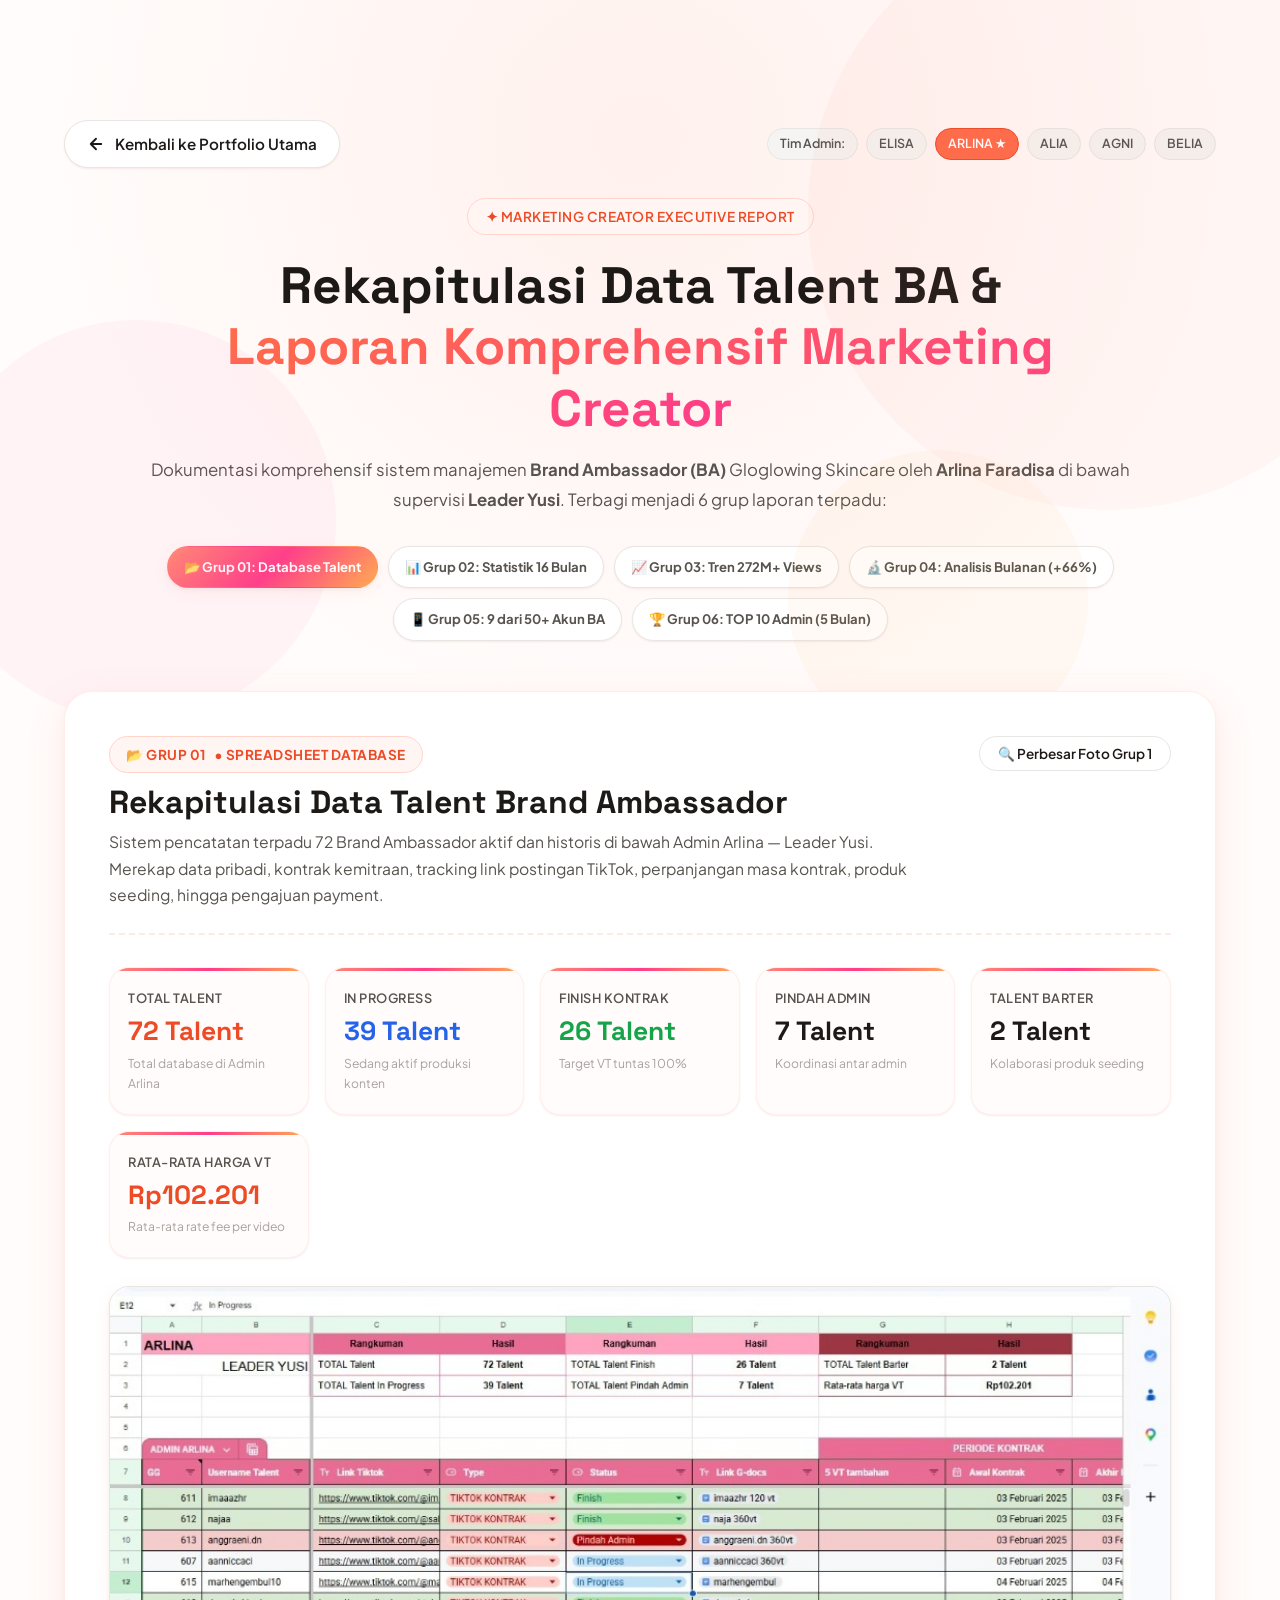
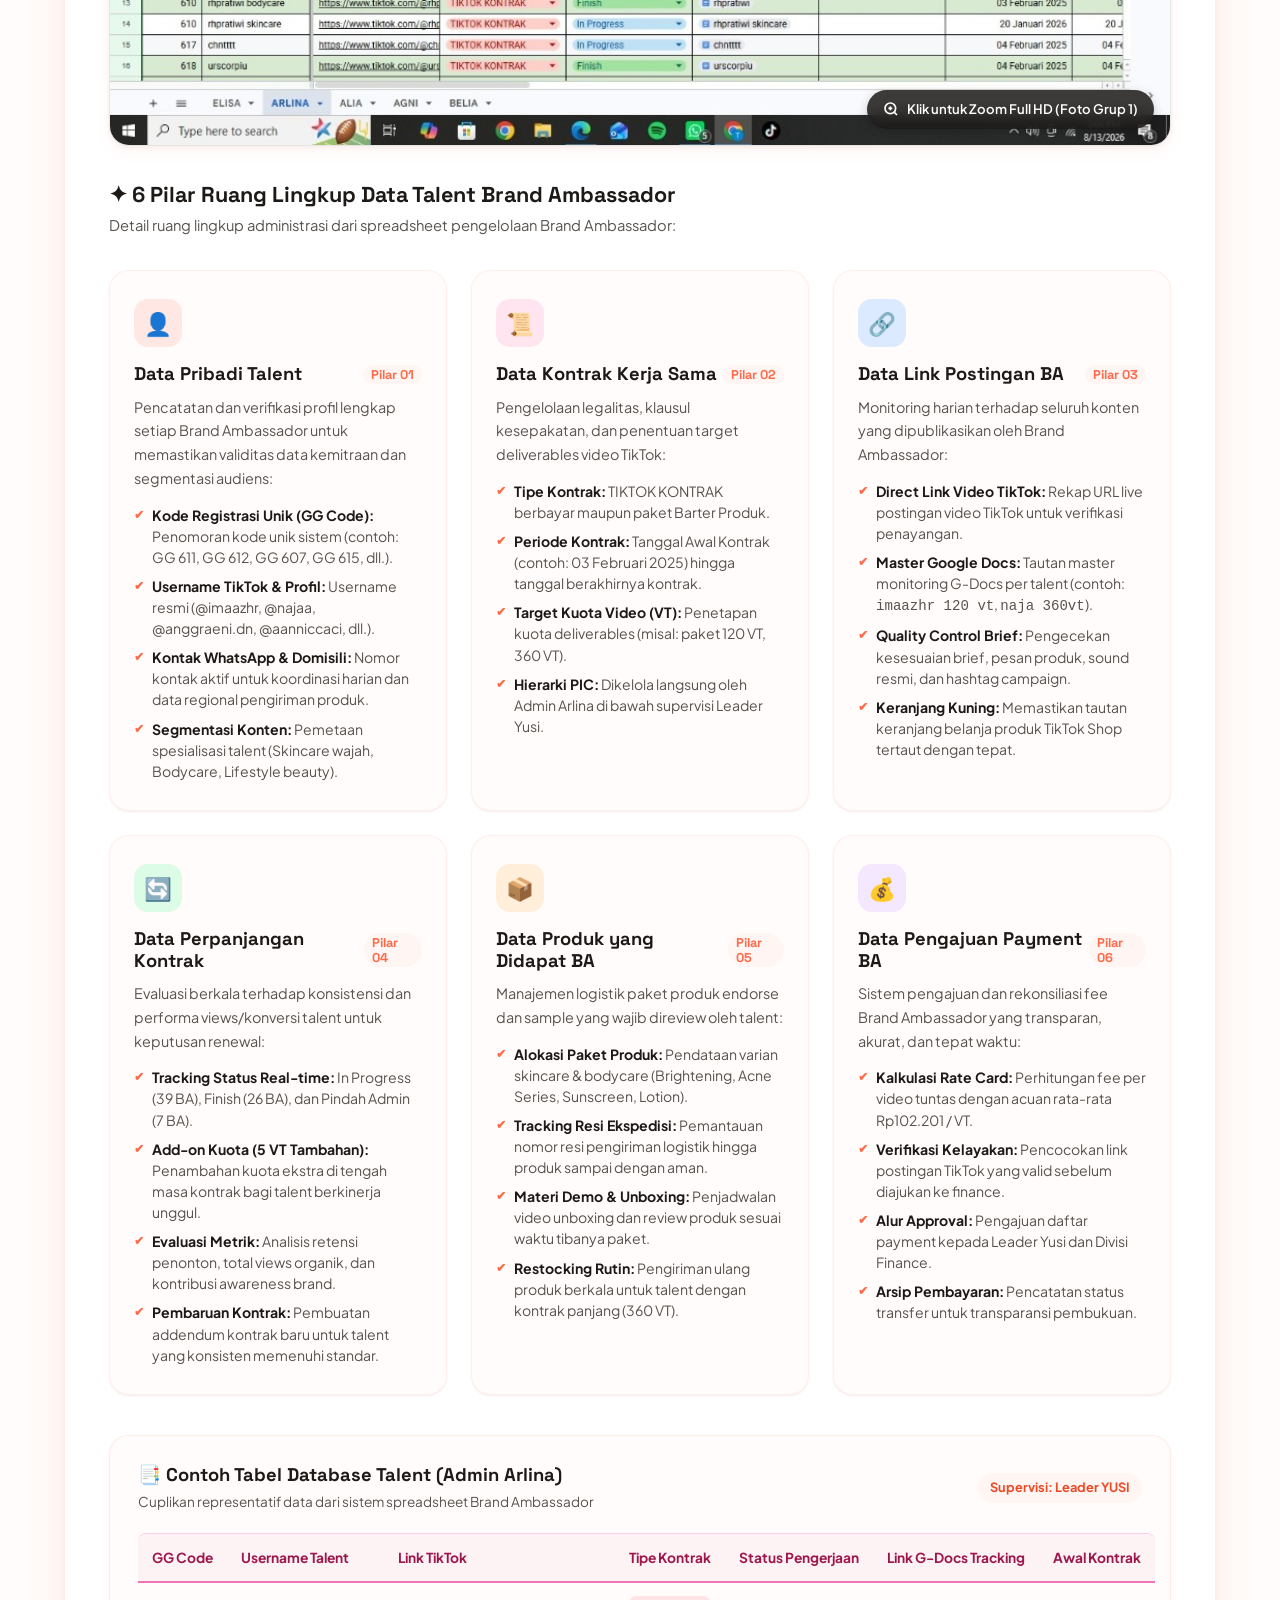
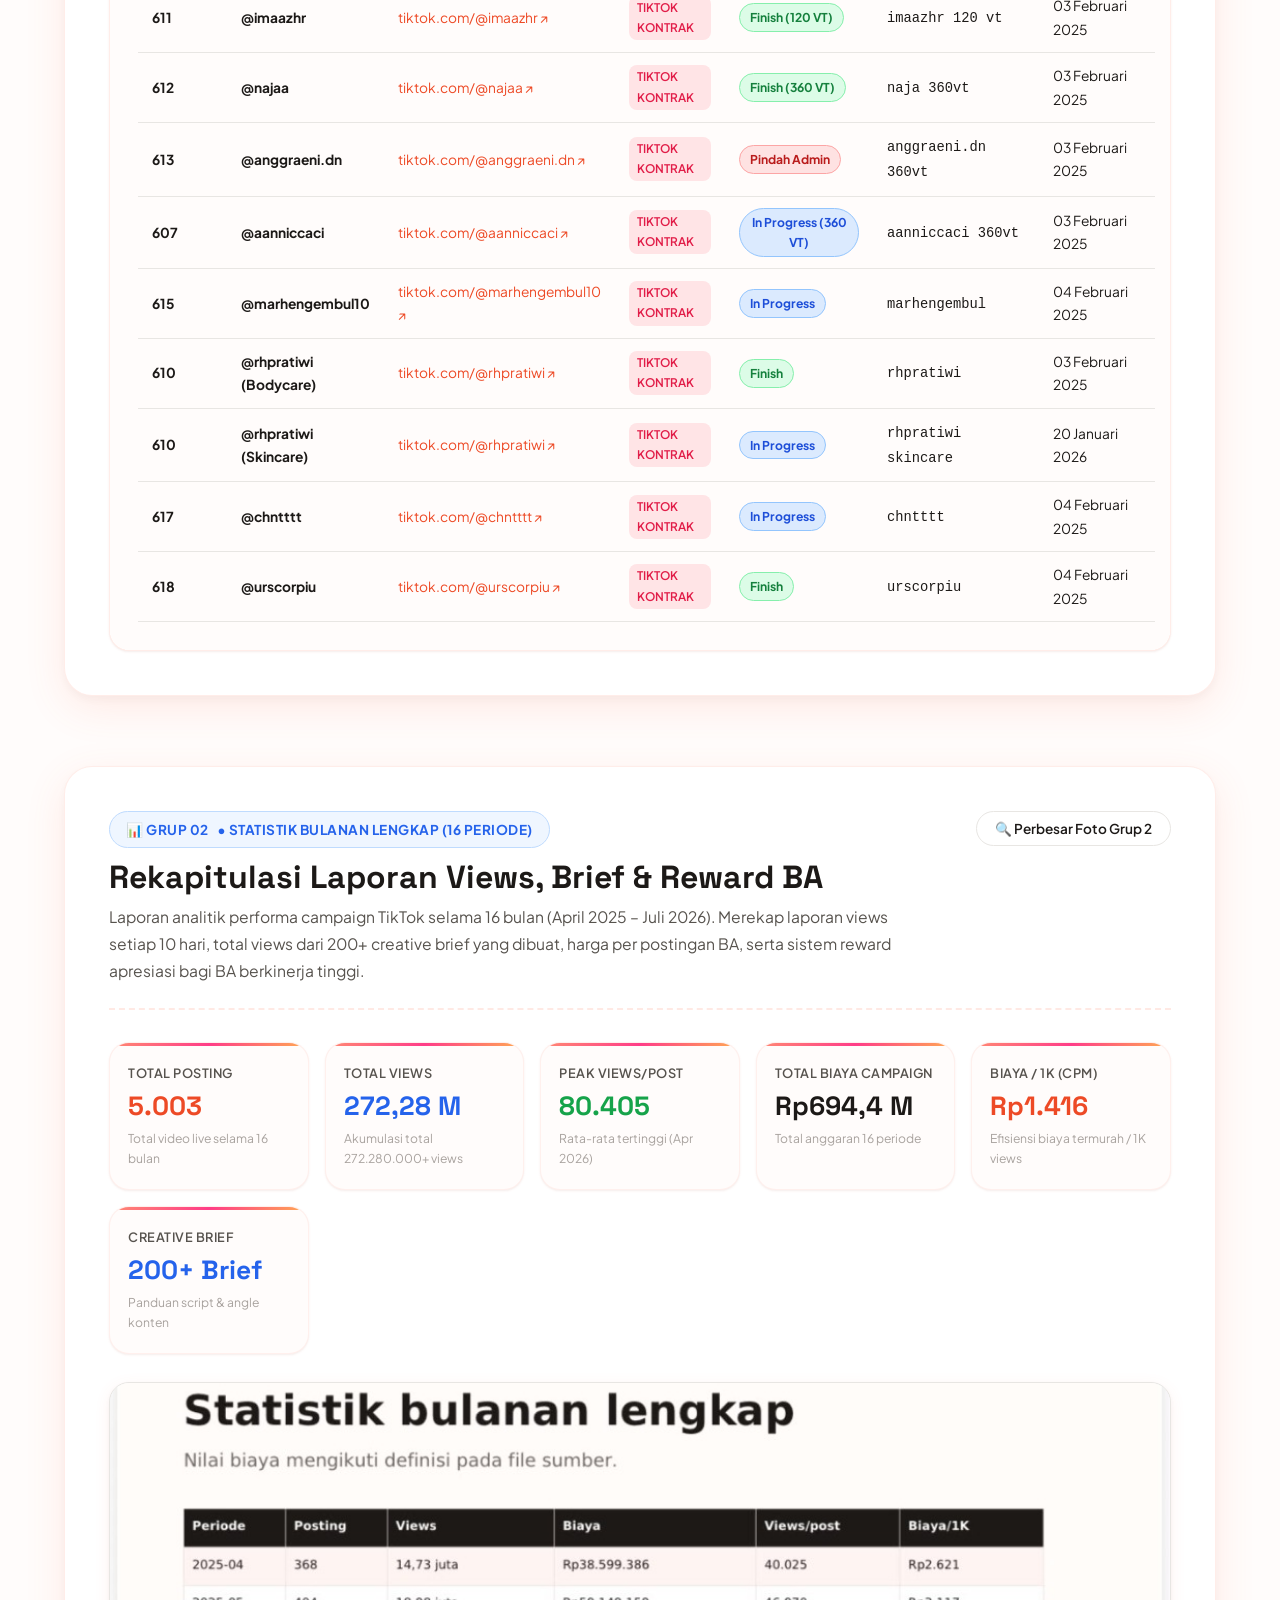
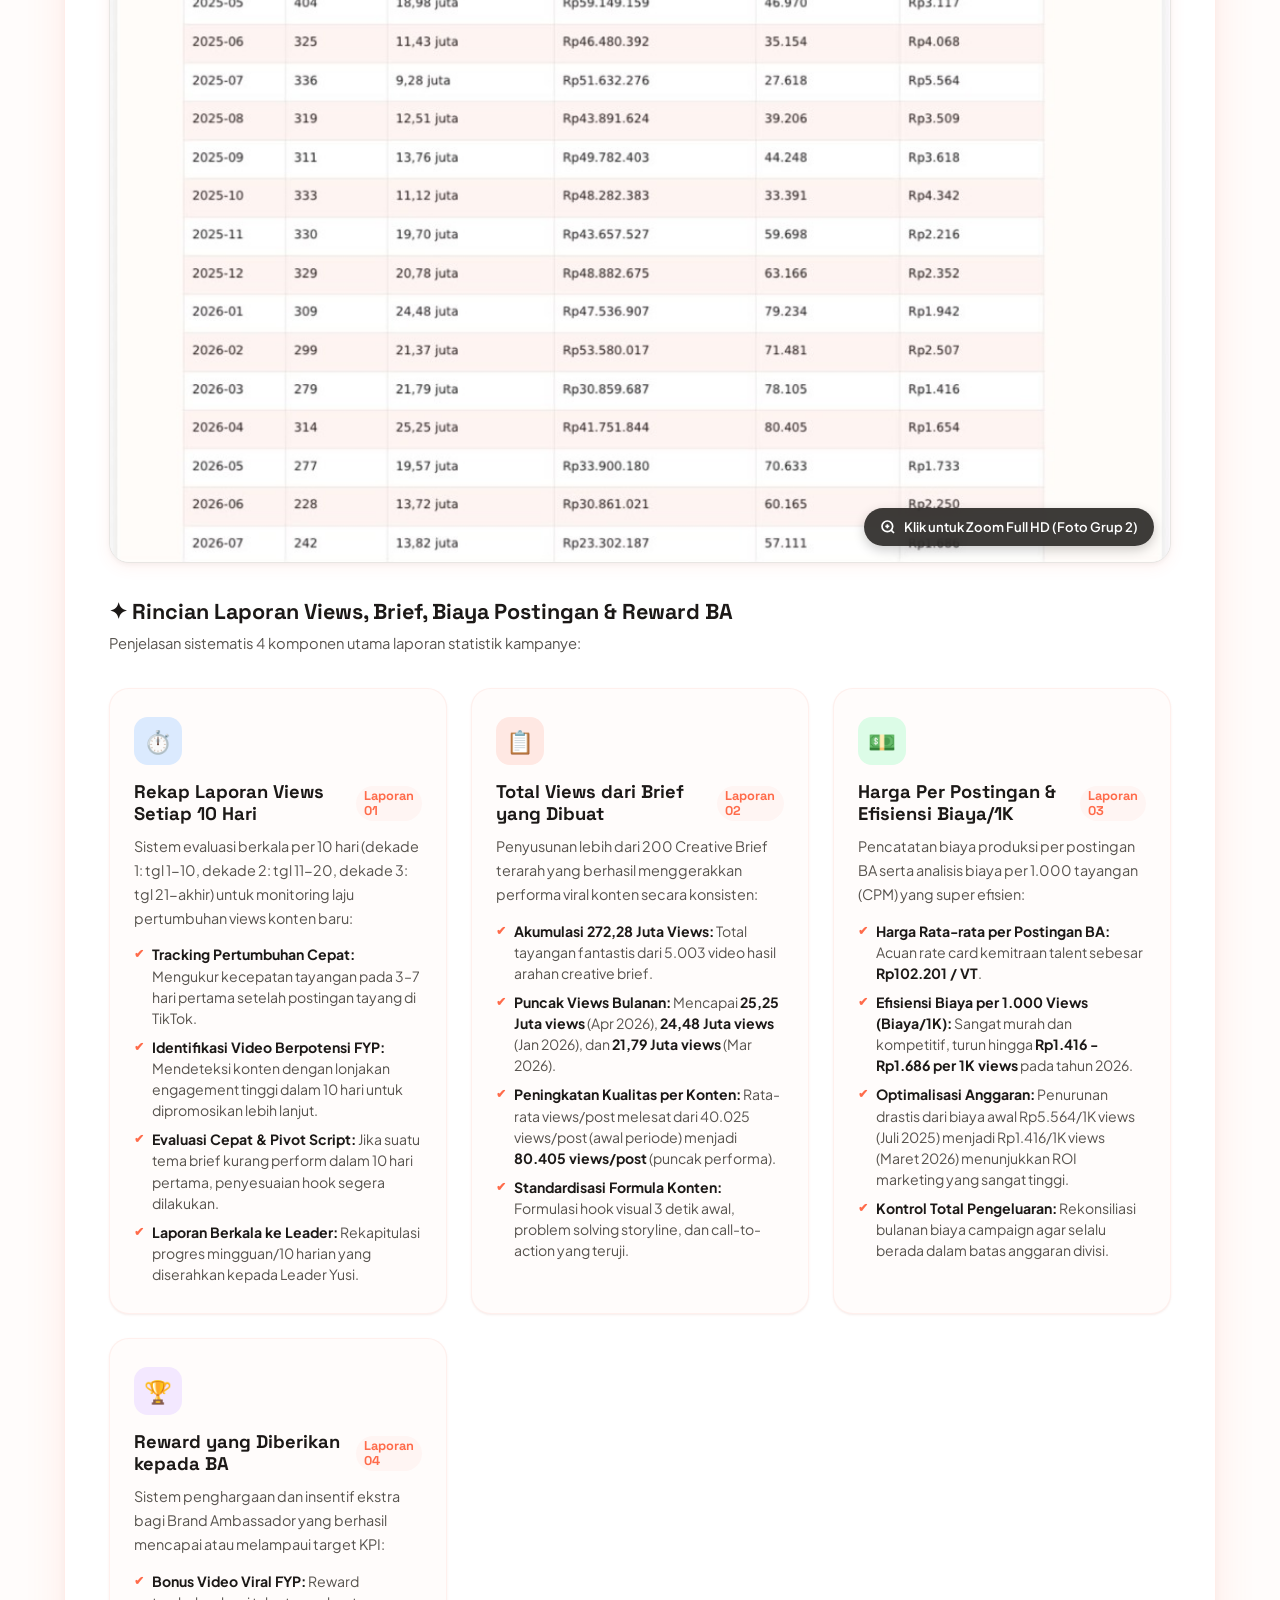
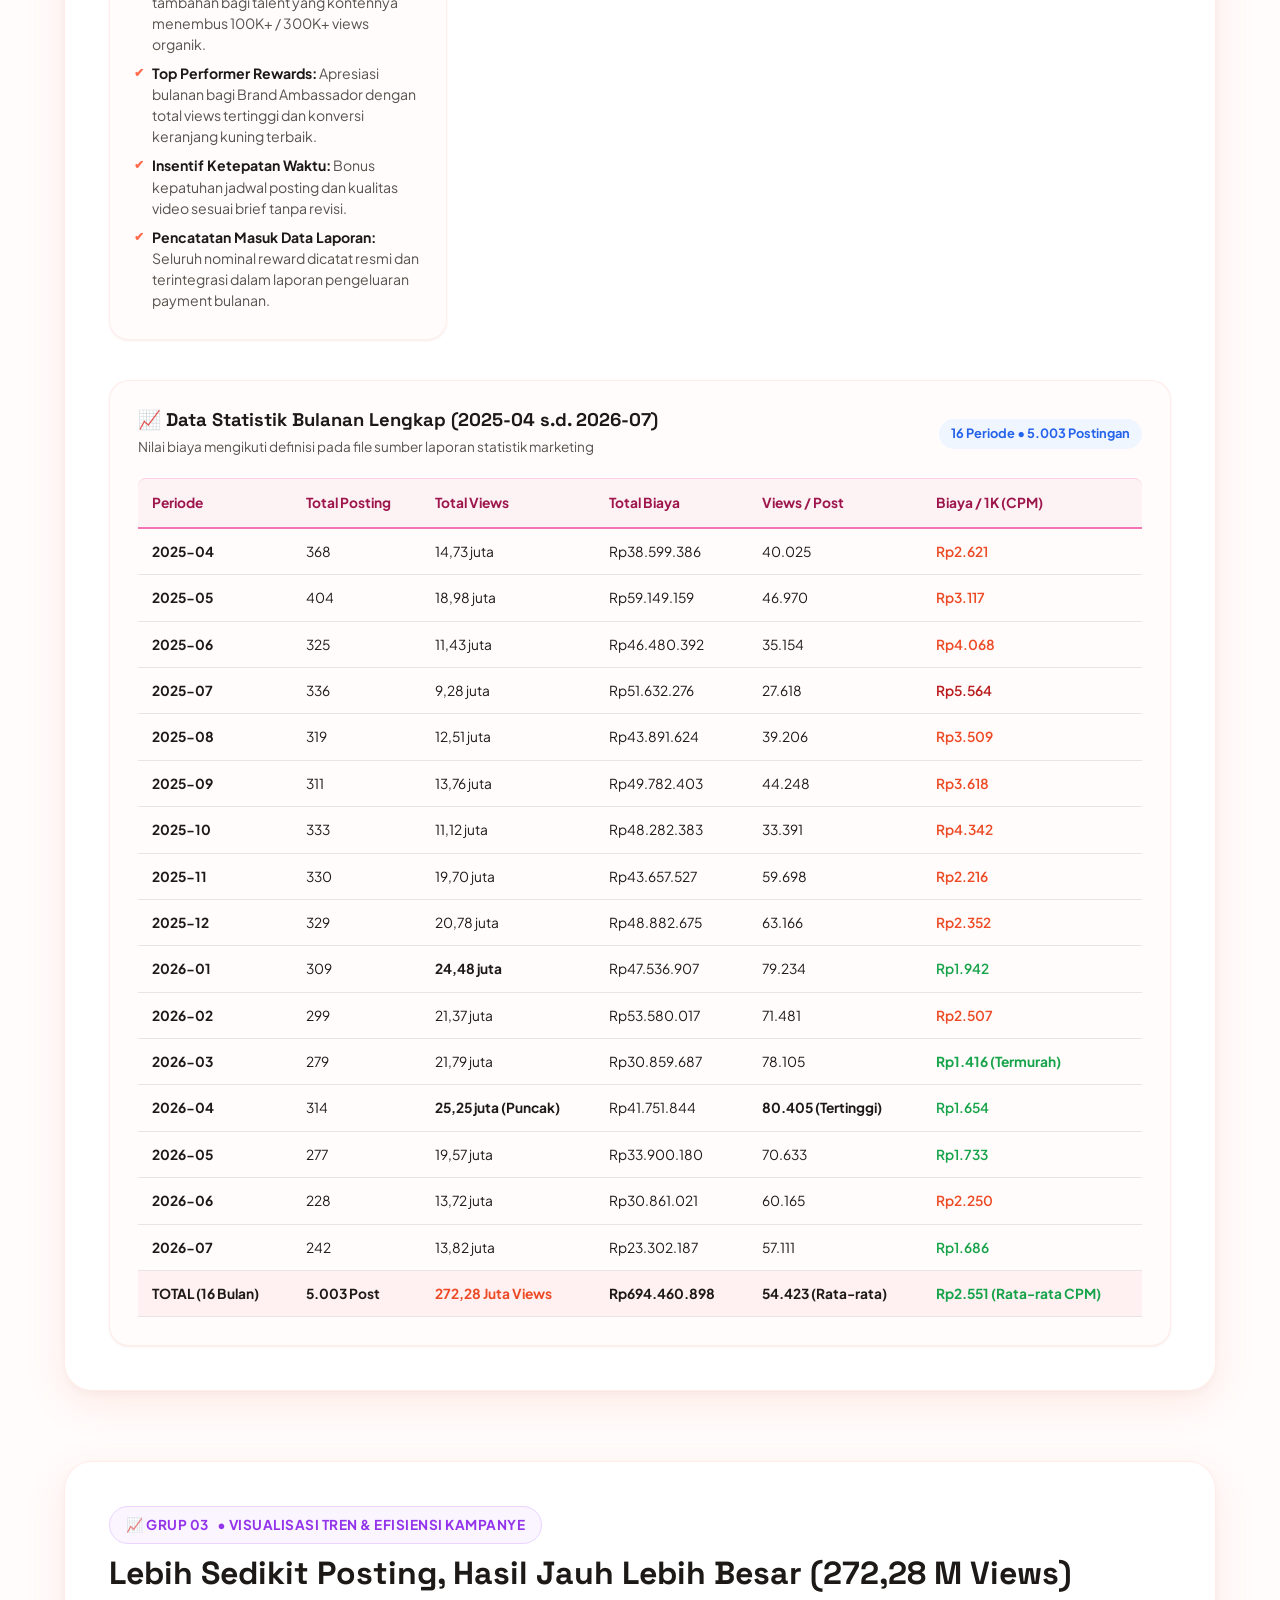
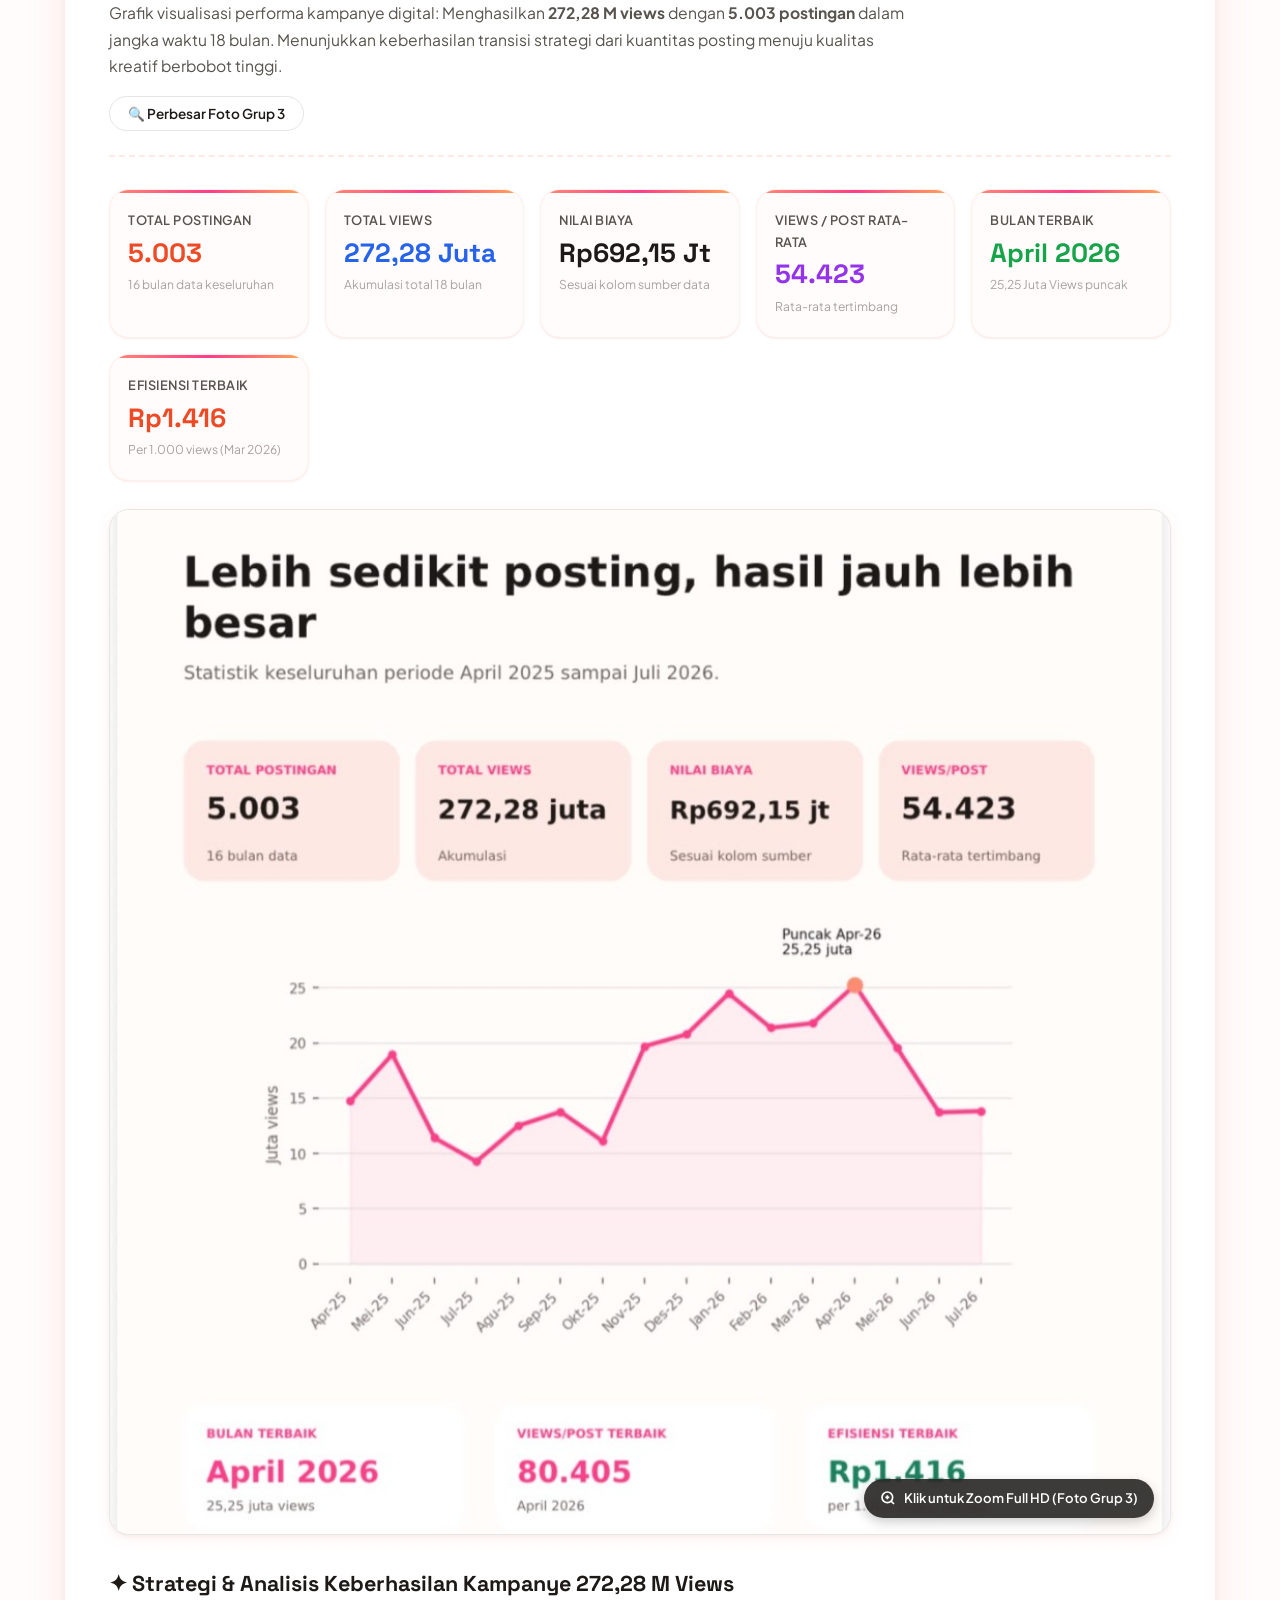
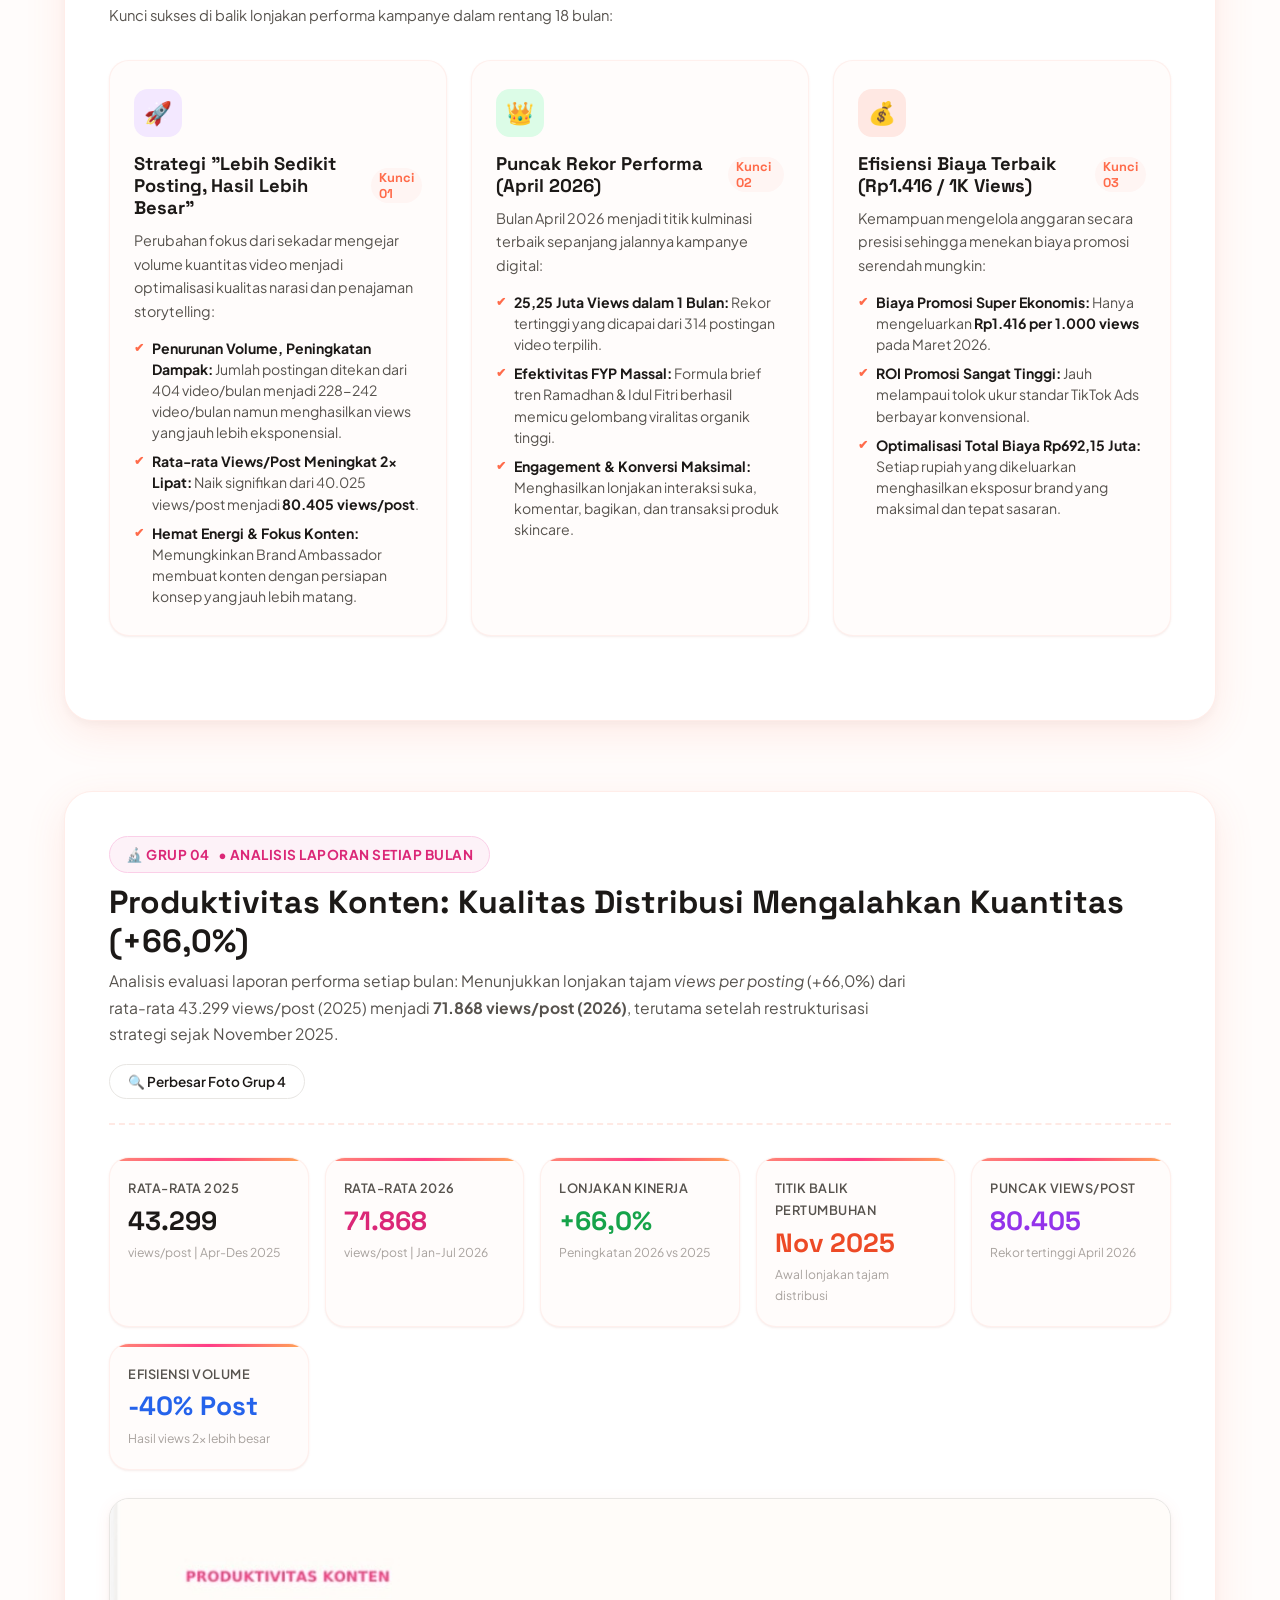
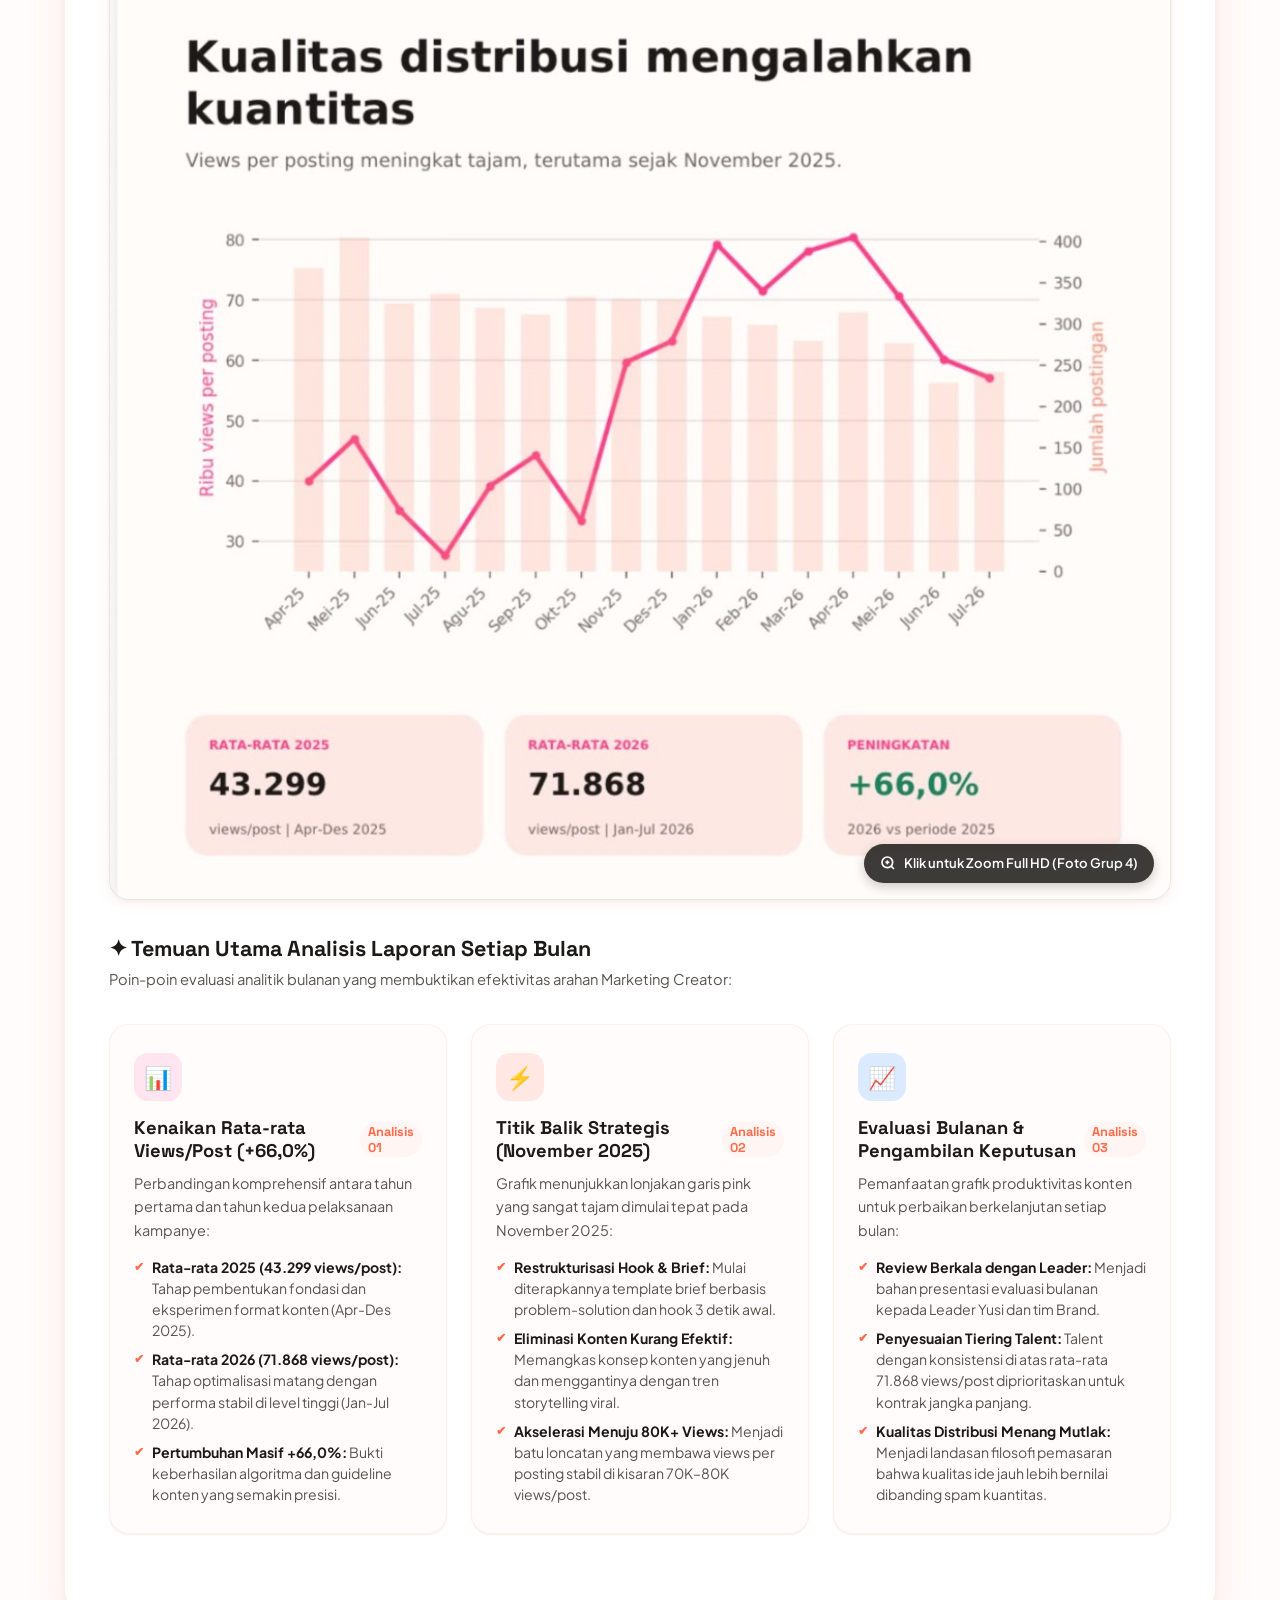
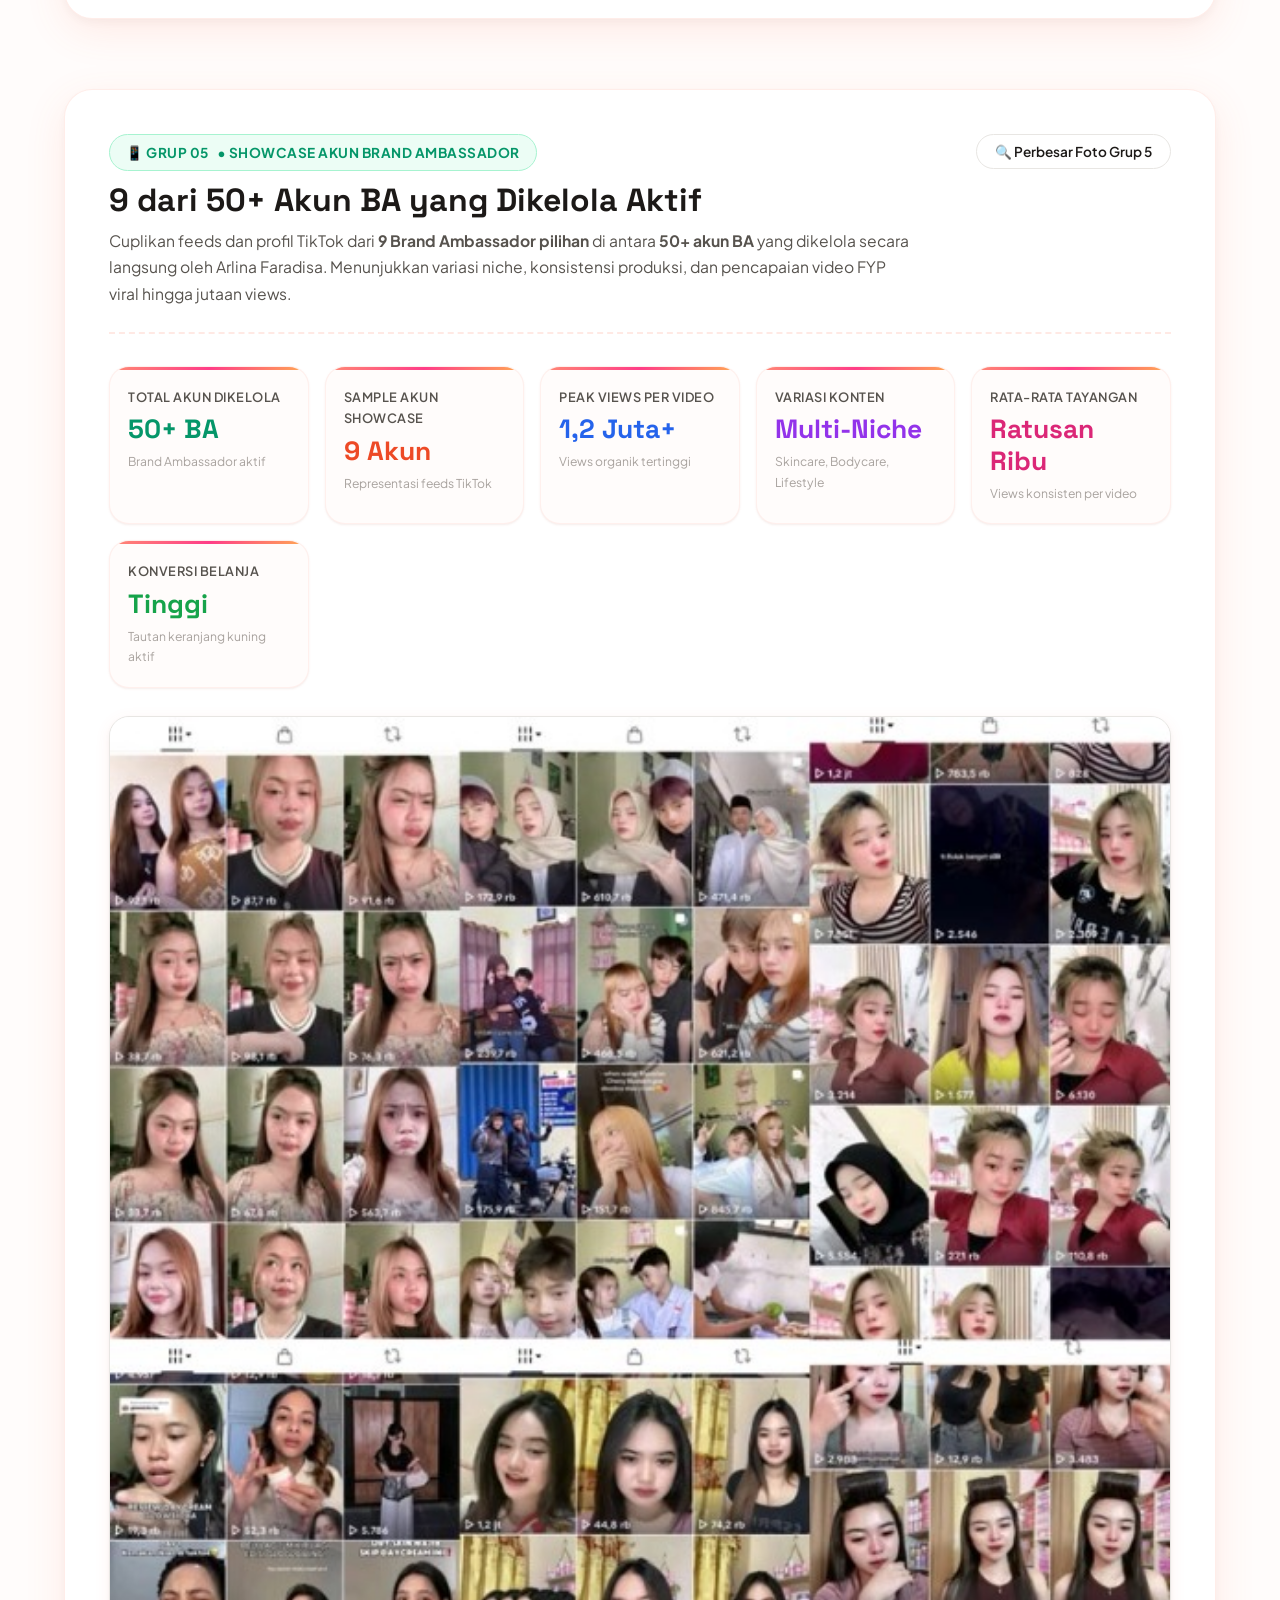
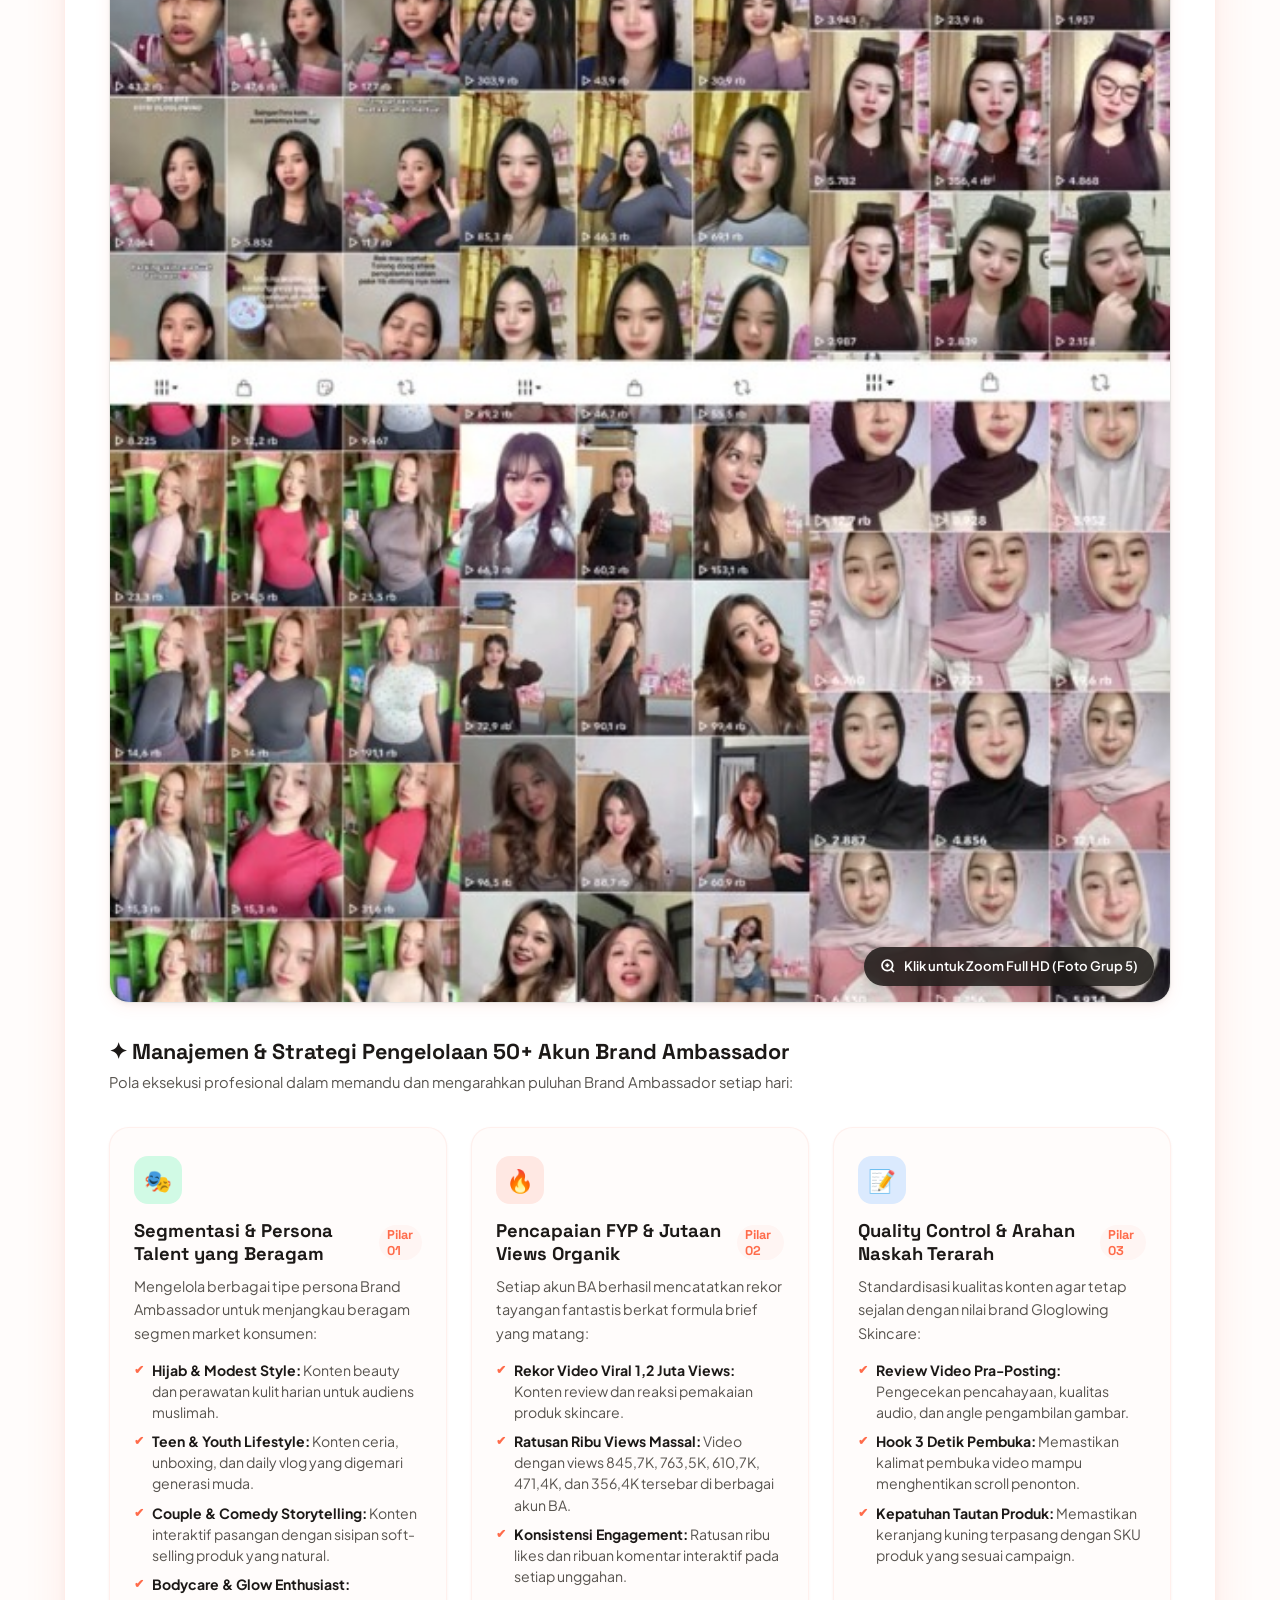
<file: marketing-creator.html>
<!DOCTYPE html>
<html lang="id">

<head>
  <meta charset="UTF-8">
  <meta name="viewport" content="width=device-width, initial-scale=1.0">
  <meta name="description"
    content="Rekapitulasi Data Talent BA, Laporan Views 272M+, Analisis Bulanan, Showcase 50+ Akun BA, dan Prestasi TOP 10 Admin Marketing — Gloglowing Skincare oleh Arlina Faradisa.">
  <title>Rekap Data Talent & Prestasi TOP 10 Marketing — Arlina Faradisa</title>
  <link rel="stylesheet" href="style.css?v=1.8">
  <link rel="icon"
    href="data:image/svg+xml,<svg xmlns='http://www.w3.org/2000/svg' viewBox='0 0 100 100'><text y='.9em' font-size='90'>🏆</text></svg>">
  <style>
    /* Custom Styling for Dedicated Marketing Creator Page */
    .rekap-header-section {
      padding: 120px 0 40px;
      background: radial-gradient(circle at 50% 20%, rgba(255, 107, 74, 0.08) 0%, rgba(255, 252, 251, 0) 70%);
    }

    .back-nav-bar {
      display: flex;
      justify-content: space-between;
      align-items: center;
      margin-bottom: 30px;
      flex-wrap: wrap;
      gap: 16px;
    }

    .btn-back {
      display: inline-flex;
      align-items: center;
      gap: 10px;
      padding: 10px 22px;
      background: var(--bg-card);
      border: 1px solid var(--neutral-200);
      border-radius: var(--radius-full);
      color: var(--text-primary);
      font-weight: 600;
      font-size: 0.95rem;
      text-decoration: none;
      box-shadow: var(--shadow-sm);
      transition: var(--transition-base);
    }

    .btn-back:hover {
      background: var(--coral-50);
      border-color: var(--coral-300);
      color: var(--coral-600);
      transform: translateX(-4px);
    }

    /* Group Navigation Switcher */
    .group-nav-switcher {
      display: flex;
      justify-content: center;
      gap: 10px;
      margin: 32px 0 10px;
      flex-wrap: wrap;
    }

    .group-nav-btn {
      padding: 9px 16px;
      border-radius: var(--radius-full);
      font-size: 0.82rem;
      font-weight: 700;
      cursor: pointer;
      text-decoration: none;
      display: inline-flex;
      align-items: center;
      gap: 8px;
      transition: var(--transition-base);
      border: 1px solid var(--neutral-200);
      background: var(--bg-card);
      color: var(--text-secondary);
      box-shadow: var(--shadow-sm);
    }

    .group-nav-btn:hover {
      border-color: var(--coral-300);
      color: var(--coral-600);
      transform: translateY(-2px);
    }

    .group-nav-btn.active {
      background: var(--gradient-main);
      color: white;
      border-color: transparent;
      box-shadow: var(--shadow-md);
    }

    /* Group Section Card Container */
    .group-section-wrapper {
      background: var(--bg-card);
      border-radius: var(--radius-xl);
      padding: 44px;
      border: 1px solid rgba(255, 107, 74, 0.12);
      box-shadow: var(--shadow-lg);
      margin-bottom: 70px;
      position: relative;
    }

    .group-banner-header {
      display: flex;
      justify-content: space-between;
      align-items: flex-start;
      margin-bottom: 32px;
      padding-bottom: 24px;
      border-bottom: 2px dashed rgba(255, 107, 74, 0.15);
      flex-wrap: wrap;
      gap: 16px;
    }

    .group-badge-label {
      display: inline-flex;
      align-items: center;
      gap: 8px;
      padding: 6px 16px;
      background: var(--coral-50);
      border: 1px solid var(--coral-200);
      color: var(--coral-600);
      border-radius: var(--radius-full);
      font-weight: 700;
      font-size: 0.85rem;
      text-transform: uppercase;
      letter-spacing: 0.5px;
      margin-bottom: 10px;
    }

    .group-badge-label.blue {
      background: #eff6ff;
      border-color: #bfdbfe;
      color: #2563eb;
    }

    .group-badge-label.purple {
      background: #faf5ff;
      border-color: #e9d5ff;
      color: #9333ea;
    }

    .group-badge-label.pink-badge {
      background: #fdf2f8;
      border-color: #fbcfe8;
      color: #db2777;
    }

    .group-badge-label.emerald {
      background: #ecfdf5;
      border-color: #a7f3d0;
      color: #059669;
    }

    .group-badge-label.gold {
      background: #fffbeb;
      border-color: #fde68a;
      color: #d97706;
    }

    .group-title {
      font-size: clamp(1.5rem, 2.5vw, 2.1rem);
      color: var(--text-primary);
      margin-bottom: 8px;
    }

    .group-desc {
      font-size: 0.98rem;
      color: var(--text-secondary);
      max-width: 800px;
      line-height: 1.7;
    }

    /* KPI Grid */
    .rekap-kpi-grid {
      display: grid;
      grid-template-columns: repeat(auto-fit, minmax(170px, 1fr));
      gap: 16px;
      margin: 28px 0;
    }

    .rekap-kpi-card {
      background: var(--bg-primary);
      border-radius: var(--radius-lg);
      padding: 20px 18px;
      border: 1px solid rgba(255, 107, 74, 0.08);
      box-shadow: var(--shadow-sm);
      position: relative;
      overflow: hidden;
      transition: var(--transition-base);
    }

    .rekap-kpi-card:hover {
      transform: translateY(-3px);
      box-shadow: var(--shadow-md);
      border-color: var(--coral-200);
    }

    .rekap-kpi-card::before {
      content: '';
      position: absolute;
      top: 0;
      left: 0;
      width: 100%;
      height: 3px;
      background: var(--gradient-main);
    }

    .rekap-kpi-label {
      font-size: 0.8rem;
      color: var(--text-secondary);
      font-weight: 600;
      text-transform: uppercase;
      letter-spacing: 0.5px;
      margin-bottom: 6px;
    }

    .rekap-kpi-val {
      font-family: 'Space Grotesk', sans-serif;
      font-size: 1.65rem;
      font-weight: 700;
      color: var(--text-primary);
      line-height: 1.2;
    }

    .rekap-kpi-val.highlight-coral { color: var(--coral-600); }
    .rekap-kpi-val.highlight-green { color: #16a34a; }
    .rekap-kpi-val.highlight-blue { color: #2563eb; }
    .rekap-kpi-val.highlight-purple { color: #9333ea; }
    .rekap-kpi-val.highlight-pink { color: #db2777; }
    .rekap-kpi-val.highlight-emerald { color: #059669; }
    .rekap-kpi-val.highlight-gold { color: #d97706; }

    .rekap-kpi-sub {
      font-size: 0.76rem;
      color: var(--text-muted);
      margin-top: 5px;
    }

    /* Main Showcase Image Card */
    .showcase-img-container {
      position: relative;
      border-radius: var(--radius-lg);
      overflow: hidden;
      border: 1px solid var(--neutral-200);
      box-shadow: var(--shadow-md);
      cursor: zoom-in;
      margin: 24px 0 36px;
      background: #f8fafc;
    }

    .showcase-img-container img {
      width: 100%;
      height: auto;
      display: block;
      transition: transform 0.4s var(--ease-smooth);
    }

    .showcase-img-container:hover img {
      transform: scale(1.015);
    }

    .img-zoom-hint {
      position: absolute;
      bottom: 16px;
      right: 16px;
      background: rgba(28, 25, 23, 0.85);
      backdrop-filter: blur(8px);
      color: white;
      padding: 8px 16px;
      border-radius: var(--radius-full);
      font-size: 0.82rem;
      font-weight: 600;
      display: flex;
      align-items: center;
      gap: 8px;
      box-shadow: 0 4px 12px rgba(0, 0, 0, 0.2);
      pointer-events: none;
    }

    /* Pillars Grid */
    .pillars-grid {
      display: grid;
      grid-template-columns: repeat(auto-fit, minmax(320px, 1fr));
      gap: 24px;
      margin: 32px 0 40px;
    }

    .pillar-card {
      background: var(--bg-primary);
      border-radius: var(--radius-lg);
      padding: 28px 24px;
      border: 1px solid rgba(255, 107, 74, 0.08);
      box-shadow: var(--shadow-sm);
      position: relative;
      transition: var(--transition-base);
    }

    .pillar-card:hover {
      transform: translateY(-4px);
      box-shadow: var(--shadow-md);
      border-color: var(--coral-200);
    }

    .pillar-icon-box {
      width: 48px;
      height: 48px;
      border-radius: 14px;
      display: flex;
      align-items: center;
      justify-content: center;
      font-size: 1.4rem;
      margin-bottom: 16px;
    }

    .pillar-icon-box.coral { background: var(--coral-100); }
    .pillar-icon-box.pink { background: var(--pink-100); }
    .pillar-icon-box.peach { background: var(--peach-100); }
    .pillar-icon-box.blue { background: #dbeafe; }
    .pillar-icon-box.green { background: #dcfce7; }
    .pillar-icon-box.purple { background: #f3e8ff; }
    .pillar-icon-box.emerald { background: #d1fae5; }
    .pillar-icon-box.gold { background: #fef3c7; }

    .pillar-card h4 {
      font-size: 1.15rem;
      color: var(--text-primary);
      margin-bottom: 10px;
      display: flex;
      align-items: center;
      justify-content: space-between;
    }

    .pillar-badge-num {
      font-size: 0.8rem;
      font-family: 'Space Grotesk', sans-serif;
      font-weight: 700;
      color: var(--coral-500);
      background: var(--coral-50);
      padding: 2px 8px;
      border-radius: var(--radius-full);
    }

    .pillar-card p {
      font-size: 0.9rem;
      color: var(--text-secondary);
      line-height: 1.65;
      margin-bottom: 14px;
    }

    .pillar-points {
      list-style: none;
      display: flex;
      flex-direction: column;
      gap: 8px;
    }

    .pillar-points li {
      position: relative;
      padding-left: 18px;
      font-size: 0.88rem;
      color: var(--text-secondary);
      line-height: 1.5;
    }

    .pillar-points li::before {
      content: '✔';
      position: absolute;
      left: 0;
      color: var(--coral-500);
      font-size: 0.75rem;
      font-weight: bold;
      top: 1px;
    }

    .pillar-points li strong {
      color: var(--text-primary);
    }

    /* Interactive Data Table Mockup */
    .table-section {
      background: var(--bg-primary);
      border-radius: var(--radius-lg);
      padding: 28px;
      border: 1px solid rgba(255, 107, 74, 0.1);
      box-shadow: var(--shadow-sm);
      margin-top: 32px;
      overflow-x: auto;
    }

    .table-header-custom {
      display: flex;
      justify-content: space-between;
      align-items: center;
      margin-bottom: 20px;
      flex-wrap: wrap;
      gap: 12px;
    }

    .rekap-data-table {
      width: 100%;
      border-collapse: separate;
      border-spacing: 0;
      font-size: 0.86rem;
      text-align: left;
    }

    .rekap-data-table th {
      background: #fdf2f4;
      color: #9d174d;
      font-weight: 700;
      padding: 12px 14px;
      border-top: 1px solid #fbcfe8;
      border-bottom: 2px solid #f472b6;
      white-space: nowrap;
    }

    .rekap-data-table th:first-child {
      border-top-left-radius: 8px;
    }

    .rekap-data-table th:last-child {
      border-top-right-radius: 8px;
    }

    .rekap-data-table td {
      padding: 11px 14px;
      border-bottom: 1px solid var(--neutral-200);
      color: var(--text-primary);
      vertical-align: middle;
    }

    .rekap-data-table tr:hover td {
      background: var(--coral-50);
    }

    .status-pill {
      display: inline-block;
      padding: 3px 10px;
      border-radius: var(--radius-full);
      font-size: 0.76rem;
      font-weight: 700;
      text-align: center;
    }

    .status-pill.finish {
      background: #dcfce7;
      color: #15803d;
      border: 1px solid #86efac;
    }

    .status-pill.inprogress {
      background: #dbeafe;
      color: #1d4ed8;
      border: 1px solid #93c5fd;
    }

    .status-pill.pindah {
      background: #fee2e2;
      color: #b91c1c;
      border: 1px solid #fca5a5;
    }

    .type-pill {
      background: #ffe4e6;
      color: #e11d48;
      font-weight: 600;
      padding: 2px 8px;
      border-radius: var(--radius-sm);
      font-size: 0.74rem;
      display: inline-block;
    }

    /* Modal for Image Zoom */
    .image-zoom-modal {
      position: fixed;
      inset: 0;
      background: rgba(28, 25, 23, 0.92);
      backdrop-filter: blur(10px);
      z-index: 9999;
      display: none;
      align-items: center;
      justify-content: center;
      padding: 24px;
      cursor: zoom-out;
    }

    .image-zoom-modal.active {
      display: flex;
    }

    .image-zoom-modal img {
      max-width: 95vw;
      max-height: 90vh;
      border-radius: 12px;
      box-shadow: 0 25px 60px rgba(0, 0, 0, 0.5);
    }

    .sheet-badge {
      padding: 4px 12px;
      border-radius: var(--radius-full);
      font-size: 0.78rem;
      font-weight: 600;
      background: var(--neutral-100);
      color: var(--text-secondary);
      border: 1px solid var(--neutral-200);
    }

    .sheet-badge.active-sheet {
      background: var(--coral-500);
      color: white;
      border-color: var(--coral-600);
    }

    @media (max-width: 768px) {
      .group-section-wrapper {
        padding: 24px 16px;
      }
      .pillars-grid {
        grid-template-columns: 1fr;
      }
      .table-section {
        padding: 16px 12px;
      }
    }
  </style>
</head>

<body>

  <!-- Animated Background -->
  <div class="bg-shapes">
    <div class="shape shape-1"></div>
    <div class="shape shape-2"></div>
    <div class="shape shape-3"></div>
  </div>

  <!-- Header Section -->
  <header class="rekap-header-section">
    <div class="container">
      <div class="back-nav-bar">
        <a href="index.html#portfolio" class="btn-back">
          <svg width="18" height="18" viewBox="0 0 24 24" fill="none" stroke="currentColor" stroke-width="2.5"
            stroke-linecap="round" stroke-linejoin="round">
            <path d="M19 12H5M12 19l-7-7 7-7" />
          </svg>
          Kembali ke Portfolio Utama
        </a>
        <div style="display: flex; gap: 8px; flex-wrap: wrap;">
          <span class="sheet-badge">Tim Admin:</span>
          <span class="sheet-badge">ELISA</span>
          <span class="sheet-badge active-sheet">ARLINA ★</span>
          <span class="sheet-badge">ALIA</span>
          <span class="sheet-badge">AGNI</span>
          <span class="sheet-badge">BELIA</span>
        </div>
      </div>

      <div style="text-align: center; max-width: 980px; margin: 0 auto;">
        <div class="section-tag">✦ Marketing Creator Executive Report</div>
        <h1 style="font-size: clamp(2rem, 4vw, 3.2rem); margin-bottom: 16px; line-height: 1.2;">
          Rekapitulasi Data Talent BA &<br>
          <span class="highlight-text-gradient">Laporan Komprehensif Marketing Creator</span>
        </h1>
        <p style="font-size: 1.05rem; color: var(--text-secondary); line-height: 1.75;">
          Dokumentasi komprehensif sistem manajemen <strong>Brand Ambassador (BA)</strong> Gloglowing Skincare oleh
          <strong>Arlina Faradisa</strong> di bawah supervisi <strong>Leader Yusi</strong>. Terbagi menjadi 6 grup laporan terpadu:
        </p>

        <!-- Quick Jump Switcher 6 Groups -->
        <div class="group-nav-switcher">
          <a href="#group1" class="group-nav-btn active">
            <span>📂 Grup 01: Database Talent</span>
          </a>
          <a href="#group2" class="group-nav-btn">
            <span>📊 Grup 02: Statistik 16 Bulan</span>
          </a>
          <a href="#group3" class="group-nav-btn">
            <span>📈 Grup 03: Tren 272M+ Views</span>
          </a>
          <a href="#group4" class="group-nav-btn">
            <span>🔬 Grup 04: Analisis Bulanan (+66%)</span>
          </a>
          <a href="#group5" class="group-nav-btn">
            <span>📱 Grup 05: 9 dari 50+ Akun BA</span>
          </a>
          <a href="#group6" class="group-nav-btn">
            <span>🏆 Grup 06: TOP 10 Admin (5 Bulan)</span>
          </a>
        </div>
      </div>
    </div>
  </header>

  <!-- Main Content Container -->
  <main class="container">

    <!-- =========================================================
         GRUP 01: DATABASE TALENT BRAND AMBASSADOR
         ========================================================= -->
    <section class="group-section-wrapper" id="group1">
      <div class="group-banner-header">
        <div>
          <span class="group-badge-label">
            <span>📂 Grup 01</span> • Spreadsheet Database
          </span>
          <h2 class="group-title">Rekapitulasi Data Talent Brand Ambassador</h2>
          <p class="group-desc">
            Sistem pencatatan terpadu 72 Brand Ambassador aktif dan historis di bawah Admin Arlina — Leader Yusi. Merekap data pribadi, kontrak kemitraan, tracking link postingan TikTok, perpanjangan masa kontrak, produk seeding, hingga pengajuan payment.
          </p>
        </div>
        <button class="btn-secondary" onclick="openZoomImage('assets/marketing-creator-rekap.jpg')" style="padding: 8px 18px; font-size: 0.85rem;">
          🔍 Perbesar Foto Grup 1
        </button>
      </div>

      <!-- KPI Summary Cards - Group 1 -->
      <div class="rekap-kpi-grid">
        <div class="rekap-kpi-card">
          <div class="rekap-kpi-label">Total Talent</div>
          <div class="rekap-kpi-val highlight-coral">72 Talent</div>
          <div class="rekap-kpi-sub">Total database di Admin Arlina</div>
        </div>
        <div class="rekap-kpi-card">
          <div class="rekap-kpi-label">In Progress</div>
          <div class="rekap-kpi-val highlight-blue">39 Talent</div>
          <div class="rekap-kpi-sub">Sedang aktif produksi konten</div>
        </div>
        <div class="rekap-kpi-card">
          <div class="rekap-kpi-label">Finish Kontrak</div>
          <div class="rekap-kpi-val highlight-green">26 Talent</div>
          <div class="rekap-kpi-sub">Target VT tuntas 100%</div>
        </div>
        <div class="rekap-kpi-card">
          <div class="rekap-kpi-label">Pindah Admin</div>
          <div class="rekap-kpi-val">7 Talent</div>
          <div class="rekap-kpi-sub">Koordinasi antar admin</div>
        </div>
        <div class="rekap-kpi-card">
          <div class="rekap-kpi-label">Talent Barter</div>
          <div class="rekap-kpi-val">2 Talent</div>
          <div class="rekap-kpi-sub">Kolaborasi produk seeding</div>
        </div>
        <div class="rekap-kpi-card">
          <div class="rekap-kpi-label">Rata-rata Harga VT</div>
          <div class="rekap-kpi-val highlight-coral">Rp102.201</div>
          <div class="rekap-kpi-sub">Rata-rata rate fee per video</div>
        </div>
      </div>

      <!-- Screenshot Showcase Grup 1 -->
      <div class="showcase-img-container" onclick="openZoomImage('assets/marketing-creator-rekap.jpg')" title="Klik untuk memperbesar gambar">
        <img src="assets/marketing-creator-rekap.jpg" alt="Rekap Data Talent Brand Ambassador Admin Arlina Leader Yusi">
        <div class="img-zoom-hint">
          <svg width="16" height="16" viewBox="0 0 24 24" fill="none" stroke="currentColor" stroke-width="2.5">
            <circle cx="11" cy="11" r="8"></circle>
            <line x1="21" y1="21" x2="16.65" y2="16.65"></line>
            <line x1="11" y1="8" x2="11" y2="14"></line>
            <line x1="8" y1="11" x2="14" y2="11"></line>
          </svg>
          Klik untuk Zoom Full HD (Foto Grup 1)
        </div>
      </div>

      <!-- 6 Pillars Explanation -->
      <div style="margin-top: 36px;">
        <h3 style="font-size: 1.35rem; color: var(--text-primary); margin-bottom: 6px;">
          ✦ 6 Pilar Ruang Lingkup Data Talent Brand Ambassador
        </h3>
        <p style="font-size: 0.92rem; color: var(--text-secondary); margin-bottom: 20px;">
          Detail ruang lingkup administrasi dari spreadsheet pengelolaan Brand Ambassador:
        </p>

        <div class="pillars-grid">
          <!-- Pilar 1 -->
          <div class="pillar-card">
            <div class="pillar-icon-box coral">👤</div>
            <h4>Data Pribadi Talent <span class="pillar-badge-num">Pilar 01</span></h4>
            <p>Pencatatan dan verifikasi profil lengkap setiap Brand Ambassador untuk memastikan validitas data kemitraan dan segmentasi audiens:</p>
            <ul class="pillar-points">
              <li><strong>Kode Registrasi Unik (GG Code):</strong> Penomoran kode unik sistem (contoh: GG 611, GG 612, GG 607, GG 615, dll.).</li>
              <li><strong>Username TikTok & Profil:</strong> Username resmi (@imaazhr, @najaa, @anggraeni.dn, @aanniccaci, dll.).</li>
              <li><strong>Kontak WhatsApp & Domisili:</strong> Nomor kontak aktif untuk koordinasi harian dan data regional pengiriman produk.</li>
              <li><strong>Segmentasi Konten:</strong> Pemetaan spesialisasi talent (Skincare wajah, Bodycare, Lifestyle beauty).</li>
            </ul>
          </div>

          <!-- Pilar 2 -->
          <div class="pillar-card">
            <div class="pillar-icon-box pink">📜</div>
            <h4>Data Kontrak Kerja Sama <span class="pillar-badge-num">Pilar 02</span></h4>
            <p>Pengelolaan legalitas, klausul kesepakatan, dan penentuan target deliverables video TikTok:</p>
            <ul class="pillar-points">
              <li><strong>Tipe Kontrak:</strong> TIKTOK KONTRAK berbayar maupun paket Barter Produk.</li>
              <li><strong>Periode Kontrak:</strong> Tanggal Awal Kontrak (contoh: 03 Februari 2025) hingga tanggal berakhirnya kontrak.</li>
              <li><strong>Target Kuota Video (VT):</strong> Penetapan kuota deliverables (misal: paket 120 VT, 360 VT).</li>
              <li><strong>Hierarki PIC:</strong> Dikelola langsung oleh Admin Arlina di bawah supervisi Leader Yusi.</li>
            </ul>
          </div>

          <!-- Pilar 3 -->
          <div class="pillar-card">
            <div class="pillar-icon-box blue">🔗</div>
            <h4>Data Link Postingan BA <span class="pillar-badge-num">Pilar 03</span></h4>
            <p>Monitoring harian terhadap seluruh konten yang dipublikasikan oleh Brand Ambassador:</p>
            <ul class="pillar-points">
              <li><strong>Direct Link Video TikTok:</strong> Rekap URL live postingan video TikTok untuk verifikasi penayangan.</li>
              <li><strong>Master Google Docs:</strong> Tautan master monitoring G-Docs per talent (contoh: <code>imaazhr 120 vt</code>, <code>naja 360vt</code>).</li>
              <li><strong>Quality Control Brief:</strong> Pengecekan kesesuaian brief, pesan produk, sound resmi, dan hashtag campaign.</li>
              <li><strong>Keranjang Kuning:</strong> Memastikan tautan keranjang belanja produk TikTok Shop tertaut dengan tepat.</li>
            </ul>
          </div>

          <!-- Pilar 4 -->
          <div class="pillar-card">
            <div class="pillar-icon-box green">🔄</div>
            <h4>Data Perpanjangan Kontrak <span class="pillar-badge-num">Pilar 04</span></h4>
            <p>Evaluasi berkala terhadap konsistensi dan performa views/konversi talent untuk keputusan renewal:</p>
            <ul class="pillar-points">
              <li><strong>Tracking Status Real-time:</strong> In Progress (39 BA), Finish (26 BA), dan Pindah Admin (7 BA).</li>
              <li><strong>Add-on Kuota (5 VT Tambahan):</strong> Penambahan kuota ekstra di tengah masa kontrak bagi talent berkinerja unggul.</li>
              <li><strong>Evaluasi Metrik:</strong> Analisis retensi penonton, total views organik, dan kontribusi awareness brand.</li>
              <li><strong>Pembaruan Kontrak:</strong> Pembuatan addendum kontrak baru untuk talent yang konsisten memenuhi standar.</li>
            </ul>
          </div>

          <!-- Pilar 5 -->
          <div class="pillar-card">
            <div class="pillar-icon-box peach">📦</div>
            <h4>Data Produk yang Didapat BA <span class="pillar-badge-num">Pilar 05</span></h4>
            <p>Manajemen logistik paket produk endorse dan sample yang wajib direview oleh talent:</p>
            <ul class="pillar-points">
              <li><strong>Alokasi Paket Produk:</strong> Pendataan varian skincare & bodycare (Brightening, Acne Series, Sunscreen, Lotion).</li>
              <li><strong>Tracking Resi Ekspedisi:</strong> Pemantauan nomor resi pengiriman logistik hingga produk sampai dengan aman.</li>
              <li><strong>Materi Demo & Unboxing:</strong> Penjadwalan video unboxing dan review produk sesuai waktu tibanya paket.</li>
              <li><strong>Restocking Rutin:</strong> Pengiriman ulang produk berkala untuk talent dengan kontrak panjang (360 VT).</li>
            </ul>
          </div>

          <!-- Pilar 6 -->
          <div class="pillar-card">
            <div class="pillar-icon-box purple">💰</div>
            <h4>Data Pengajuan Payment BA <span class="pillar-badge-num">Pilar 06</span></h4>
            <p>Sistem pengajuan dan rekonsiliasi fee Brand Ambassador yang transparan, akurat, dan tepat waktu:</p>
            <ul class="pillar-points">
              <li><strong>Kalkulasi Rate Card:</strong> Perhitungan fee per video tuntas dengan acuan rata-rata Rp102.201 / VT.</li>
              <li><strong>Verifikasi Kelayakan:</strong> Pencocokan link postingan TikTok yang valid sebelum diajukan ke finance.</li>
              <li><strong>Alur Approval:</strong> Pengajuan daftar payment kepada Leader Yusi dan Divisi Finance.</li>
              <li><strong>Arsip Pembayaran:</strong> Pencatatan status transfer untuk transparansi pembukuan.</li>
            </ul>
          </div>
        </div>
      </div>

      <!-- Table Snippet Grup 1 -->
      <div class="table-section">
        <div class="table-header-custom">
          <div>
            <h4 style="font-size: 1.15rem; margin-bottom: 4px;">📑 Contoh Tabel Database Talent (Admin Arlina)</h4>
            <p style="font-size: 0.85rem; color: var(--text-secondary);">Cuplikan representatif data dari sistem spreadsheet Brand Ambassador</p>
          </div>
          <span style="font-size: 0.8rem; background: var(--coral-50); color: var(--coral-600); padding: 4px 12px; border-radius: var(--radius-full); font-weight: 700;">
            Supervisi: Leader YUSI
          </span>
        </div>

        <table class="rekap-data-table">
          <thead>
            <tr>
              <th>GG Code</th>
              <th>Username Talent</th>
              <th>Link TikTok</th>
              <th>Tipe Kontrak</th>
              <th>Status Pengerjaan</th>
              <th>Link G-Docs Tracking</th>
              <th>Awal Kontrak</th>
            </tr>
          </thead>
          <tbody>
            <tr>
              <td><strong>611</strong></td>
              <td><strong>@imaazhr</strong></td>
              <td><a href="https://www.tiktok.com/@imaazhr" target="_blank" style="color: var(--coral-600); text-decoration: none;">tiktok.com/@imaazhr ↗</a></td>
              <td><span class="type-pill">TIKTOK KONTRAK</span></td>
              <td><span class="status-pill finish">Finish (120 VT)</span></td>
              <td><code>imaazhr 120 vt</code></td>
              <td>03 Februari 2025</td>
            </tr>
            <tr>
              <td><strong>612</strong></td>
              <td><strong>@najaa</strong></td>
              <td><a href="https://www.tiktok.com/@najaa" target="_blank" style="color: var(--coral-600); text-decoration: none;">tiktok.com/@najaa ↗</a></td>
              <td><span class="type-pill">TIKTOK KONTRAK</span></td>
              <td><span class="status-pill finish">Finish (360 VT)</span></td>
              <td><code>naja 360vt</code></td>
              <td>03 Februari 2025</td>
            </tr>
            <tr>
              <td><strong>613</strong></td>
              <td><strong>@anggraeni.dn</strong></td>
              <td><a href="https://www.tiktok.com/@anggraeni.dn" target="_blank" style="color: var(--coral-600); text-decoration: none;">tiktok.com/@anggraeni.dn ↗</a></td>
              <td><span class="type-pill">TIKTOK KONTRAK</span></td>
              <td><span class="status-pill pindah">Pindah Admin</span></td>
              <td><code>anggraeni.dn 360vt</code></td>
              <td>03 Februari 2025</td>
            </tr>
            <tr>
              <td><strong>607</strong></td>
              <td><strong>@aanniccaci</strong></td>
              <td><a href="https://www.tiktok.com/@aanniccaci" target="_blank" style="color: var(--coral-600); text-decoration: none;">tiktok.com/@aanniccaci ↗</a></td>
              <td><span class="type-pill">TIKTOK KONTRAK</span></td>
              <td><span class="status-pill inprogress">In Progress (360 VT)</span></td>
              <td><code>aanniccaci 360vt</code></td>
              <td>03 Februari 2025</td>
            </tr>
            <tr>
              <td><strong>615</strong></td>
              <td><strong>@marhengembul10</strong></td>
              <td><a href="https://www.tiktok.com/@marhengembul10" target="_blank" style="color: var(--coral-600); text-decoration: none;">tiktok.com/@marhengembul10 ↗</a></td>
              <td><span class="type-pill">TIKTOK KONTRAK</span></td>
              <td><span class="status-pill inprogress">In Progress</span></td>
              <td><code>marhengembul</code></td>
              <td>04 Februari 2025</td>
            </tr>
            <tr>
              <td><strong>610</strong></td>
              <td><strong>@rhpratiwi (Bodycare)</strong></td>
              <td><a href="https://www.tiktok.com/@rhpratiwi" target="_blank" style="color: var(--coral-600); text-decoration: none;">tiktok.com/@rhpratiwi ↗</a></td>
              <td><span class="type-pill">TIKTOK KONTRAK</span></td>
              <td><span class="status-pill finish">Finish</span></td>
              <td><code>rhpratiwi</code></td>
              <td>03 Februari 2025</td>
            </tr>
            <tr>
              <td><strong>610</strong></td>
              <td><strong>@rhpratiwi (Skincare)</strong></td>
              <td><a href="https://www.tiktok.com/@rhpratiwi" target="_blank" style="color: var(--coral-600); text-decoration: none;">tiktok.com/@rhpratiwi ↗</a></td>
              <td><span class="type-pill">TIKTOK KONTRAK</span></td>
              <td><span class="status-pill inprogress">In Progress</span></td>
              <td><code>rhpratiwi skincare</code></td>
              <td>20 Januari 2026</td>
            </tr>
            <tr>
              <td><strong>617</strong></td>
              <td><strong>@chntttt</strong></td>
              <td><a href="https://www.tiktok.com/@chntttt" target="_blank" style="color: var(--coral-600); text-decoration: none;">tiktok.com/@chntttt ↗</a></td>
              <td><span class="type-pill">TIKTOK KONTRAK</span></td>
              <td><span class="status-pill inprogress">In Progress</span></td>
              <td><code>chntttt</code></td>
              <td>04 Februari 2025</td>
            </tr>
            <tr>
              <td><strong>618</strong></td>
              <td><strong>@urscorpiu</strong></td>
              <td><a href="https://www.tiktok.com/@urscorpiu" target="_blank" style="color: var(--coral-600); text-decoration: none;">tiktok.com/@urscorpiu ↗</a></td>
              <td><span class="type-pill">TIKTOK KONTRAK</span></td>
              <td><span class="status-pill finish">Finish</span></td>
              <td><code>urscorpiu</code></td>
              <td>04 Februari 2025</td>
            </tr>
          </tbody>
        </table>
      </div>
    </section>

    <!-- =========================================================
         GRUP 02: REKAPITULASI LAPORAN VIEWS, BRIEF & REWARD BA
         ========================================================= -->
    <section class="group-section-wrapper" id="group2">
      <div class="group-banner-header">
        <div>
          <span class="group-badge-label blue">
            <span>📊 Grup 02</span> • Statistik Bulanan Lengkap (16 Periode)
          </span>
          <h2 class="group-title">Rekapitulasi Laporan Views, Brief & Reward BA</h2>
          <p class="group-desc">
            Laporan analitik performa campaign TikTok selama 16 bulan (April 2025 – Juli 2026). Merekap laporan views setiap 10 hari, total views dari 200+ creative brief yang dibuat, harga per postingan BA, serta sistem reward apresiasi bagi BA berkinerja tinggi.
          </p>
        </div>
        <button class="btn-secondary" onclick="openZoomImage('assets/marketing-creator-statistik.jpg')" style="padding: 8px 18px; font-size: 0.85rem;">
          🔍 Perbesar Foto Grup 2
        </button>
      </div>

      <!-- KPI Summary Cards - Group 2 -->
      <div class="rekap-kpi-grid">
        <div class="rekap-kpi-card">
          <div class="rekap-kpi-label">Total Posting</div>
          <div class="rekap-kpi-val highlight-coral">5.003</div>
          <div class="rekap-kpi-sub">Total video live selama 16 bulan</div>
        </div>
        <div class="rekap-kpi-card">
          <div class="rekap-kpi-label">Total Views</div>
          <div class="rekap-kpi-val highlight-blue">272,28 M</div>
          <div class="rekap-kpi-sub">Akumulasi total 272.280.000+ views</div>
        </div>
        <div class="rekap-kpi-card">
          <div class="rekap-kpi-label">Peak Views/Post</div>
          <div class="rekap-kpi-val highlight-green">80.405</div>
          <div class="rekap-kpi-sub">Rata-rata tertinggi (Apr 2026)</div>
        </div>
        <div class="rekap-kpi-card">
          <div class="rekap-kpi-label">Total Biaya Campaign</div>
          <div class="rekap-kpi-val">Rp694,4 M</div>
          <div class="rekap-kpi-sub">Total anggaran 16 periode</div>
        </div>
        <div class="rekap-kpi-card">
          <div class="rekap-kpi-label">Biaya / 1K (CPM)</div>
          <div class="rekap-kpi-val highlight-coral">Rp1.416</div>
          <div class="rekap-kpi-sub">Efisiensi biaya termurah / 1K views</div>
        </div>
        <div class="rekap-kpi-card">
          <div class="rekap-kpi-label">Creative Brief</div>
          <div class="rekap-kpi-val highlight-blue">200+ Brief</div>
          <div class="rekap-kpi-sub">Panduan script & angle konten</div>
        </div>
      </div>

      <!-- Screenshot Showcase Grup 2 -->
      <div class="showcase-img-container" onclick="openZoomImage('assets/marketing-creator-statistik.jpg')" title="Klik untuk memperbesar gambar">
        <img src="assets/marketing-creator-statistik.jpg" alt="Statistik Bulanan Lengkap Views dan Biaya Posting BA">
        <div class="img-zoom-hint">
          <svg width="16" height="16" viewBox="0 0 24 24" fill="none" stroke="currentColor" stroke-width="2.5">
            <circle cx="11" cy="11" r="8"></circle>
            <line x1="21" y1="21" x2="16.65" y2="16.65"></line>
            <line x1="11" y1="8" x2="11" y2="14"></line>
            <line x1="8" y1="11" x2="14" y2="11"></line>
          </svg>
          Klik untuk Zoom Full HD (Foto Grup 2)
        </div>
      </div>

      <!-- 4 Core Laporan Components -->
      <div style="margin-top: 36px;">
        <h3 style="font-size: 1.35rem; color: var(--text-primary); margin-bottom: 6px;">
          ✦ Rincian Laporan Views, Brief, Biaya Postingan & Reward BA
        </h3>
        <p style="font-size: 0.92rem; color: var(--text-secondary); margin-bottom: 20px;">
          Penjelasan sistematis 4 komponen utama laporan statistik kampanye:
        </p>

        <div class="pillars-grid">
          <!-- Komponen 1: Rekap Views 10 Hari -->
          <div class="pillar-card">
            <div class="pillar-icon-box blue">⏱️</div>
            <h4>Rekap Laporan Views Setiap 10 Hari <span class="pillar-badge-num">Laporan 01</span></h4>
            <p>Sistem evaluasi berkala per 10 hari (dekade 1: tgl 1-10, dekade 2: tgl 11-20, dekade 3: tgl 21-akhir) untuk monitoring laju pertumbuhan views konten baru:</p>
            <ul class="pillar-points">
              <li><strong>Tracking Pertumbuhan Cepat:</strong> Mengukur kecepatan tayangan pada 3–7 hari pertama setelah postingan tayang di TikTok.</li>
              <li><strong>Identifikasi Video Berpotensi FYP:</strong> Mendeteksi konten dengan lonjakan engagement tinggi dalam 10 hari untuk dipromosikan lebih lanjut.</li>
              <li><strong>Evaluasi Cepat & Pivot Script:</strong> Jika suatu tema brief kurang perform dalam 10 hari pertama, penyesuaian hook segera dilakukan.</li>
              <li><strong>Laporan Berkala ke Leader:</strong> Rekapitulasi progres mingguan/10 harian yang diserahkan kepada Leader Yusi.</li>
            </ul>
          </div>

          <!-- Komponen 2: Total Views dari Brief -->
          <div class="pillar-card">
            <div class="pillar-icon-box coral">📋</div>
            <h4>Total Views dari Brief yang Dibuat <span class="pillar-badge-num">Laporan 02</span></h4>
            <p>Penyusunan lebih dari 200 Creative Brief terarah yang berhasil menggerakkan performa viral konten secara konsisten:</p>
            <ul class="pillar-points">
              <li><strong>Akumulasi 272,28 Juta Views:</strong> Total tayangan fantastis dari 5.003 video hasil arahan creative brief.</li>
              <li><strong>Puncak Views Bulanan:</strong> Mencapai <strong>25,25 Juta views</strong> (Apr 2026), <strong>24,48 Juta views</strong> (Jan 2026), dan <strong>21,79 Juta views</strong> (Mar 2026).</li>
              <li><strong>Peningkatan Kualitas per Konten:</strong> Rata-rata views/post melesat dari 40.025 views/post (awal periode) menjadi <strong>80.405 views/post</strong> (puncak performa).</li>
              <li><strong>Standardisasi Formula Konten:</strong> Formulasi hook visual 3 detik awal, problem solving storyline, dan call-to-action yang teruji.</li>
            </ul>
          </div>

          <!-- Komponen 3: Harga Postingan & Biaya/1K -->
          <div class="pillar-card">
            <div class="pillar-icon-box green">💵</div>
            <h4>Harga Per Postingan & Efisiensi Biaya/1K <span class="pillar-badge-num">Laporan 03</span></h4>
            <p>Pencatatan biaya produksi per postingan BA serta analisis biaya per 1.000 tayangan (CPM) yang super efisien:</p>
            <ul class="pillar-points">
              <li><strong>Harga Rata-rata per Postingan BA:</strong> Acuan rate card kemitraan talent sebesar <strong>Rp102.201 / VT</strong>.</li>
              <li><strong>Efisiensi Biaya per 1.000 Views (Biaya/1K):</strong> Sangat murah dan kompetitif, turun hingga <strong>Rp1.416 - Rp1.686 per 1K views</strong> pada tahun 2026.</li>
              <li><strong>Optimalisasi Anggaran:</strong> Penurunan drastis dari biaya awal Rp5.564/1K views (Juli 2025) menjadi Rp1.416/1K views (Maret 2026) menunjukkan ROI marketing yang sangat tinggi.</li>
              <li><strong>Kontrol Total Pengeluaran:</strong> Rekonsiliasi bulanan biaya campaign agar selalu berada dalam batas anggaran divisi.</li>
            </ul>
          </div>

          <!-- Komponen 4: Reward & Insentif BA -->
          <div class="pillar-card">
            <div class="pillar-icon-box purple">🏆</div>
            <h4>Reward yang Diberikan kepada BA <span class="pillar-badge-num">Laporan 04</span></h4>
            <p>Sistem penghargaan dan insentif ekstra bagi Brand Ambassador yang berhasil mencapai atau melampaui target KPI:</p>
            <ul class="pillar-points">
              <li><strong>Bonus Video Viral FYP:</strong> Reward tambahan bagi talent yang kontennya menembus 100K+ / 300K+ views organik.</li>
              <li><strong>Top Performer Rewards:</strong> Apresiasi bulanan bagi Brand Ambassador dengan total views tertinggi dan konversi keranjang kuning terbaik.</li>
              <li><strong>Insentif Ketepatan Waktu:</strong> Bonus kepatuhan jadwal posting dan kualitas video sesuai brief tanpa revisi.</li>
              <li><strong>Pencatatan Masuk Data Laporan:</strong> Seluruh nominal reward dicatat resmi dan terintegrasi dalam laporan pengeluaran payment bulanan.</li>
            </ul>
          </div>
        </div>
      </div>

      <!-- Table Snippet Grup 2 (16 Periode Lengkap) -->
      <div class="table-section">
        <div class="table-header-custom">
          <div>
            <h4 style="font-size: 1.15rem; margin-bottom: 4px;">📈 Data Statistik Bulanan Lengkap (2025-04 s.d. 2026-07)</h4>
            <p style="font-size: 0.85rem; color: var(--text-secondary);">Nilai biaya mengikuti definisi pada file sumber laporan statistik marketing</p>
          </div>
          <span style="font-size: 0.8rem; background: #eff6ff; color: #2563eb; padding: 4px 12px; border-radius: var(--radius-full); font-weight: 700;">
            16 Periode • 5.003 Postingan
          </span>
        </div>

        <table class="rekap-data-table">
          <thead>
            <tr>
              <th>Periode</th>
              <th>Total Posting</th>
              <th>Total Views</th>
              <th>Total Biaya</th>
              <th>Views / Post</th>
              <th>Biaya / 1K (CPM)</th>
            </tr>
          </thead>
          <tbody>
            <tr>
              <td><strong>2025-04</strong></td>
              <td>368</td>
              <td>14,73 juta</td>
              <td>Rp38.599.386</td>
              <td>40.025</td>
              <td><span style="color: var(--coral-600); font-weight: 600;">Rp2.621</span></td>
            </tr>
            <tr>
              <td><strong>2025-05</strong></td>
              <td>404</td>
              <td>18,98 juta</td>
              <td>Rp59.149.159</td>
              <td>46.970</td>
              <td><span style="color: var(--coral-600); font-weight: 600;">Rp3.117</span></td>
            </tr>
            <tr>
              <td><strong>2025-06</strong></td>
              <td>325</td>
              <td>11,43 juta</td>
              <td>Rp46.480.392</td>
              <td>35.154</td>
              <td><span style="color: var(--coral-600); font-weight: 600;">Rp4.068</span></td>
            </tr>
            <tr>
              <td><strong>2025-07</strong></td>
              <td>336</td>
              <td>9,28 juta</td>
              <td>Rp51.632.276</td>
              <td>27.618</td>
              <td><span style="color: #b91c1c; font-weight: 600;">Rp5.564</span></td>
            </tr>
            <tr>
              <td><strong>2025-08</strong></td>
              <td>319</td>
              <td>12,51 juta</td>
              <td>Rp43.891.624</td>
              <td>39.206</td>
              <td><span style="color: var(--coral-600); font-weight: 600;">Rp3.509</span></td>
            </tr>
            <tr>
              <td><strong>2025-09</strong></td>
              <td>311</td>
              <td>13,76 juta</td>
              <td>Rp49.782.403</td>
              <td>44.248</td>
              <td><span style="color: var(--coral-600); font-weight: 600;">Rp3.618</span></td>
            </tr>
            <tr>
              <td><strong>2025-10</strong></td>
              <td>333</td>
              <td>11,12 juta</td>
              <td>Rp48.282.383</td>
              <td>33.391</td>
              <td><span style="color: var(--coral-600); font-weight: 600;">Rp4.342</span></td>
            </tr>
            <tr>
              <td><strong>2025-11</strong></td>
              <td>330</td>
              <td>19,70 juta</td>
              <td>Rp43.657.527</td>
              <td>59.698</td>
              <td><span style="color: var(--coral-600); font-weight: 600;">Rp2.216</span></td>
            </tr>
            <tr>
              <td><strong>2025-12</strong></td>
              <td>329</td>
              <td>20,78 juta</td>
              <td>Rp48.882.675</td>
              <td>63.166</td>
              <td><span style="color: var(--coral-600); font-weight: 600;">Rp2.352</span></td>
            </tr>
            <tr>
              <td><strong>2026-01</strong></td>
              <td>309</td>
              <td><strong>24,48 juta</strong></td>
              <td>Rp47.536.907</td>
              <td>79.234</td>
              <td><span style="color: #16a34a; font-weight: 600;">Rp1.942</span></td>
            </tr>
            <tr>
              <td><strong>2026-02</strong></td>
              <td>299</td>
              <td>21,37 juta</td>
              <td>Rp53.580.017</td>
              <td>71.481</td>
              <td><span style="color: var(--coral-600); font-weight: 600;">Rp2.507</span></td>
            </tr>
            <tr>
              <td><strong>2026-03</strong></td>
              <td>279</td>
              <td>21,79 juta</td>
              <td>Rp30.859.687</td>
              <td>78.105</td>
              <td><span style="color: #16a34a; font-weight: 700;">Rp1.416 (Termurah)</span></td>
            </tr>
            <tr>
              <td><strong>2026-04</strong></td>
              <td>314</td>
              <td><strong>25,25 juta (Puncak)</strong></td>
              <td>Rp41.751.844</td>
              <td><strong>80.405 (Tertinggi)</strong></td>
              <td><span style="color: #16a34a; font-weight: 600;">Rp1.654</span></td>
            </tr>
            <tr>
              <td><strong>2026-05</strong></td>
              <td>277</td>
              <td>19,57 juta</td>
              <td>Rp33.900.180</td>
              <td>70.633</td>
              <td><span style="color: #16a34a; font-weight: 600;">Rp1.733</span></td>
            </tr>
            <tr>
              <td><strong>2026-06</strong></td>
              <td>228</td>
              <td>13,72 juta</td>
              <td>Rp30.861.021</td>
              <td>60.165</td>
              <td><span style="color: var(--coral-600); font-weight: 600;">Rp2.250</span></td>
            </tr>
            <tr>
              <td><strong>2026-07</strong></td>
              <td>242</td>
              <td>13,82 juta</td>
              <td>Rp23.302.187</td>
              <td>57.111</td>
              <td><span style="color: #16a34a; font-weight: 600;">Rp1.686</span></td>
            </tr>
            <tr style="background: #fff1f2; font-weight: bold;">
              <td><strong>TOTAL (16 Bulan)</strong></td>
              <td><strong>5.003 Post</strong></td>
              <td><strong style="color: var(--coral-600);">272,28 Juta Views</strong></td>
              <td><strong>Rp694.460.898</strong></td>
              <td><strong>54.423 (Rata-rata)</strong></td>
              <td><strong style="color: #16a34a;">Rp2.551 (Rata-rata CPM)</strong></td>
            </tr>
          </tbody>
        </table>
      </div>
    </section>

    <!-- =========================================================
         GRUP 03: TREN PERTUMBUHAN & EFISIENSI (GRAFIK 272M+ VIEWS)
         ========================================================= -->
    <section class="group-section-wrapper" id="group3">
      <div class="group-banner-header">
        <div>
          <span class="group-badge-label purple">
            <span>📈 Grup 03</span> • Visualisasi Tren & Efisiensi Kampanye
          </span>
          <h2 class="group-title">Lebih Sedikit Posting, Hasil Jauh Lebih Besar (272,28 M Views)</h2>
          <p class="group-desc">
            Grafik visualisasi performa kampanye digital: Menghasilkan <strong>272,28 M views</strong> dengan <strong>5.003 postingan</strong> dalam jangka waktu 18 bulan. Menunjukkan keberhasilan transisi strategi dari kuantitas posting menuju kualitas kreatif berbobot tinggi.
          </p>
        </div>
        <button class="btn-secondary" onclick="openZoomImage('assets/marketing-creator-grafik.jpg')" style="padding: 8px 18px; font-size: 0.85rem;">
          🔍 Perbesar Foto Grup 3
        </button>
      </div>

      <!-- KPI Summary Cards - Group 3 -->
      <div class="rekap-kpi-grid">
        <div class="rekap-kpi-card">
          <div class="rekap-kpi-label">Total Postingan</div>
          <div class="rekap-kpi-val highlight-coral">5.003</div>
          <div class="rekap-kpi-sub">16 bulan data keseluruhan</div>
        </div>
        <div class="rekap-kpi-card">
          <div class="rekap-kpi-label">Total Views</div>
          <div class="rekap-kpi-val highlight-blue">272,28 Juta</div>
          <div class="rekap-kpi-sub">Akumulasi total 18 bulan</div>
        </div>
        <div class="rekap-kpi-card">
          <div class="rekap-kpi-label">Nilai Biaya</div>
          <div class="rekap-kpi-val">Rp692,15 Jt</div>
          <div class="rekap-kpi-sub">Sesuai kolom sumber data</div>
        </div>
        <div class="rekap-kpi-card">
          <div class="rekap-kpi-label">Views / Post Rata-rata</div>
          <div class="rekap-kpi-val highlight-purple">54.423</div>
          <div class="rekap-kpi-sub">Rata-rata tertimbang</div>
        </div>
        <div class="rekap-kpi-card">
          <div class="rekap-kpi-label">Bulan Terbaik</div>
          <div class="rekap-kpi-val highlight-green">April 2026</div>
          <div class="rekap-kpi-sub">25,25 Juta Views puncak</div>
        </div>
        <div class="rekap-kpi-card">
          <div class="rekap-kpi-label">Efisiensi Terbaik</div>
          <div class="rekap-kpi-val highlight-coral">Rp1.416</div>
          <div class="rekap-kpi-sub">Per 1.000 views (Mar 2026)</div>
        </div>
      </div>

      <!-- Screenshot Showcase Grup 3 -->
      <div class="showcase-img-container" onclick="openZoomImage('assets/marketing-creator-grafik.jpg')" title="Klik untuk memperbesar gambar">
        <img src="assets/marketing-creator-grafik.jpg" alt="Grafik Tren Views Lebih Sedikit Posting Hasil Jauh Lebih Besar">
        <div class="img-zoom-hint">
          <svg width="16" height="16" viewBox="0 0 24 24" fill="none" stroke="currentColor" stroke-width="2.5">
            <circle cx="11" cy="11" r="8"></circle>
            <line x1="21" y1="21" x2="16.65" y2="16.65"></line>
            <line x1="11" y1="8" x2="11" y2="14"></line>
            <line x1="8" y1="11" x2="14" y2="11"></line>
          </svg>
          Klik untuk Zoom Full HD (Foto Grup 3)
        </div>
      </div>

      <!-- Detail Highlight Strategi 272M+ Views -->
      <div style="margin-top: 36px;">
        <h3 style="font-size: 1.35rem; color: var(--text-primary); margin-bottom: 6px;">
          ✦ Strategi & Analisis Keberhasilan Kampanye 272,28 M Views
        </h3>
        <p style="font-size: 0.92rem; color: var(--text-secondary); margin-bottom: 20px;">
          Kunci sukses di balik lonjakan performa kampanye dalam rentang 18 bulan:
        </p>

        <div class="pillars-grid">
          <!-- Card 1: Strategi Quality Over Quantity -->
          <div class="pillar-card">
            <div class="pillar-icon-box purple">🚀</div>
            <h4>Strategi "Lebih Sedikit Posting, Hasil Lebih Besar" <span class="pillar-badge-num">Kunci 01</span></h4>
            <p>Perubahan fokus dari sekadar mengejar volume kuantitas video menjadi optimalisasi kualitas narasi dan penajaman storytelling:</p>
            <ul class="pillar-points">
              <li><strong>Penurunan Volume, Peningkatan Dampak:</strong> Jumlah postingan ditekan dari 404 video/bulan menjadi 228-242 video/bulan namun menghasilkan views yang jauh lebih eksponensial.</li>
              <li><strong>Rata-rata Views/Post Meningkat 2x Lipat:</strong> Naik signifikan dari 40.025 views/post menjadi <strong>80.405 views/post</strong>.</li>
              <li><strong>Hemat Energi & Fokus Konten:</strong> Memungkinkan Brand Ambassador membuat konten dengan persiapan konsep yang jauh lebih matang.</li>
            </ul>
          </div>

          <!-- Card 2: Titik Puncak April 2026 -->
          <div class="pillar-card">
            <div class="pillar-icon-box green">👑</div>
            <h4>Puncak Rekor Performa (April 2026) <span class="pillar-badge-num">Kunci 02</span></h4>
            <p>Bulan April 2026 menjadi titik kulminasi terbaik sepanjang jalannya kampanye digital:</p>
            <ul class="pillar-points">
              <li><strong>25,25 Juta Views dalam 1 Bulan:</strong> Rekor tertinggi yang dicapai dari 314 postingan video terpilih.</li>
              <li><strong>Efektivitas FYP Massal:</strong> Formula brief tren Ramadhan & Idul Fitri berhasil memicu gelombang viralitas organik tinggi.</li>
              <li><strong>Engagement & Konversi Maksimal:</strong> Menghasilkan lonjakan interaksi suka, komentar, bagikan, dan transaksi produk skincare.</li>
            </ul>
          </div>

          <!-- Card 3: Efisiensi Biaya CPM Termurah -->
          <div class="pillar-card">
            <div class="pillar-icon-box coral">💰</div>
            <h4>Efisiensi Biaya Terbaik (Rp1.416 / 1K Views) <span class="pillar-badge-num">Kunci 03</span></h4>
            <p>Kemampuan mengelola anggaran secara presisi sehingga menekan biaya promosi serendah mungkin:</p>
            <ul class="pillar-points">
              <li><strong>Biaya Promosi Super Ekonomis:</strong> Hanya mengeluarkan <strong>Rp1.416 per 1.000 views</strong> pada Maret 2026.</li>
              <li><strong>ROI Promosi Sangat Tinggi:</strong> Jauh melampaui tolok ukur standar TikTok Ads berbayar konvensional.</li>
              <li><strong>Optimalisasi Total Biaya Rp692,15 Juta:</strong> Setiap rupiah yang dikeluarkan menghasilkan eksposur brand yang maksimal dan tepat sasaran.</li>
            </ul>
          </div>
        </div>
      </div>
    </section>

    <!-- =========================================================
         GRUP 04: ANALISIS LAPORAN BULANAN & PRODUKTIVITAS KONTEN
         ========================================================= -->
    <section class="group-section-wrapper" id="group4">
      <div class="group-banner-header">
        <div>
          <span class="group-badge-label pink-badge">
            <span>🔬 Grup 04</span> • Analisis Laporan Setiap Bulan
          </span>
          <h2 class="group-title">Produktivitas Konten: Kualitas Distribusi Mengalahkan Kuantitas (+66,0%)</h2>
          <p class="group-desc">
            Analisis evaluasi laporan performa setiap bulan: Menunjukkan lonjakan tajam <em>views per posting</em> (+66,0%) dari rata-rata 43.299 views/post (2025) menjadi <strong>71.868 views/post (2026)</strong>, terutama setelah restrukturisasi strategi sejak November 2025.
          </p>
        </div>
        <button class="btn-secondary" onclick="openZoomImage('assets/marketing-creator-analisis-bulanan.jpg')" style="padding: 8px 18px; font-size: 0.85rem;">
          🔍 Perbesar Foto Grup 4
        </button>
      </div>

      <!-- KPI Summary Cards - Group 4 -->
      <div class="rekap-kpi-grid">
        <div class="rekap-kpi-card">
          <div class="rekap-kpi-label">Rata-rata 2025</div>
          <div class="rekap-kpi-val">43.299</div>
          <div class="rekap-kpi-sub">views/post | Apr-Des 2025</div>
        </div>
        <div class="rekap-kpi-card">
          <div class="rekap-kpi-label">Rata-rata 2026</div>
          <div class="rekap-kpi-val highlight-pink">71.868</div>
          <div class="rekap-kpi-sub">views/post | Jan-Jul 2026</div>
        </div>
        <div class="rekap-kpi-card">
          <div class="rekap-kpi-label">Lonjakan Kinerja</div>
          <div class="rekap-kpi-val highlight-green">+66,0%</div>
          <div class="rekap-kpi-sub">Peningkatan 2026 vs 2025</div>
        </div>
        <div class="rekap-kpi-card">
          <div class="rekap-kpi-label">Titik Balik Pertumbuhan</div>
          <div class="rekap-kpi-val highlight-coral">Nov 2025</div>
          <div class="rekap-kpi-sub">Awal lonjakan tajam distribusi</div>
        </div>
        <div class="rekap-kpi-card">
          <div class="rekap-kpi-label">Puncak Views/Post</div>
          <div class="rekap-kpi-val highlight-purple">80.405</div>
          <div class="rekap-kpi-sub">Rekor tertinggi April 2026</div>
        </div>
        <div class="rekap-kpi-card">
          <div class="rekap-kpi-label">Efisiensi Volume</div>
          <div class="rekap-kpi-val highlight-blue">-40% Post</div>
          <div class="rekap-kpi-sub">Hasil views 2x lebih besar</div>
        </div>
      </div>

      <!-- Screenshot Showcase Grup 4 -->
      <div class="showcase-img-container" onclick="openZoomImage('assets/marketing-creator-analisis-bulanan.jpg')" title="Klik untuk memperbesar gambar">
        <img src="assets/marketing-creator-analisis-bulanan.jpg" alt="Produktivitas Konten Kualitas Distribusi Mengalahkan Kuantitas">
        <div class="img-zoom-hint">
          <svg width="16" height="16" viewBox="0 0 24 24" fill="none" stroke="currentColor" stroke-width="2.5">
            <circle cx="11" cy="11" r="8"></circle>
            <line x1="21" y1="21" x2="16.65" y2="16.65"></line>
            <line x1="11" y1="8" x2="11" y2="14"></line>
            <line x1="8" y1="11" x2="14" y2="11"></line>
          </svg>
          Klik untuk Zoom Full HD (Foto Grup 4)
        </div>
      </div>

      <!-- Detail Highlight Analisis Bulanan -->
      <div style="margin-top: 36px;">
        <h3 style="font-size: 1.35rem; color: var(--text-primary); margin-bottom: 6px;">
          ✦ Temuan Utama Analisis Laporan Setiap Bulan
        </h3>
        <p style="font-size: 0.92rem; color: var(--text-secondary); margin-bottom: 20px;">
          Poin-poin evaluasi analitik bulanan yang membuktikan efektivitas arahan Marketing Creator:
        </p>

        <div class="pillars-grid">
          <!-- Analisis 1: Perbandingan 2025 vs 2026 -->
          <div class="pillar-card">
            <div class="pillar-icon-box pink">📊</div>
            <h4>Kenaikan Rata-rata Views/Post (+66,0%) <span class="pillar-badge-num">Analisis 01</span></h4>
            <p>Perbandingan komprehensif antara tahun pertama dan tahun kedua pelaksanaan kampanye:</p>
            <ul class="pillar-points">
              <li><strong>Rata-rata 2025 (43.299 views/post):</strong> Tahap pembentukan fondasi dan eksperimen format konten (Apr-Des 2025).</li>
              <li><strong>Rata-rata 2026 (71.868 views/post):</strong> Tahap optimalisasi matang dengan performa stabil di level tinggi (Jan-Jul 2026).</li>
              <li><strong>Pertumbuhan Masif +66,0%:</strong> Bukti keberhasilan algoritma dan guideline konten yang semakin presisi.</li>
            </ul>
          </div>

          <!-- Analisis 2: Titik Balik November 2025 -->
          <div class="pillar-card">
            <div class="pillar-icon-box coral">⚡</div>
            <h4>Titik Balik Strategis (November 2025) <span class="pillar-badge-num">Analisis 02</span></h4>
            <p>Grafik menunjukkan lonjakan garis pink yang sangat tajam dimulai tepat pada November 2025:</p>
            <ul class="pillar-points">
              <li><strong>Restrukturisasi Hook & Brief:</strong> Mulai diterapkannya template brief berbasis problem-solution dan hook 3 detik awal.</li>
              <li><strong>Eliminasi Konten Kurang Efektif:</strong> Memangkas konsep konten yang jenuh dan menggantinya dengan tren storytelling viral.</li>
              <li><strong>Akselerasi Menuju 80K+ Views:</strong> Menjadi batu loncatan yang membawa views per posting stabil di kisaran 70K–80K views/post.</li>
            </ul>
          </div>

          <!-- Analisis 3: Evaluasi Produktivitas Berkelanjutan -->
          <div class="pillar-card">
            <div class="pillar-icon-box blue">📈</div>
            <h4>Evaluasi Bulanan & Pengambilan Keputusan <span class="pillar-badge-num">Analisis 03</span></h4>
            <p>Pemanfaatan grafik produktivitas konten untuk perbaikan berkelanjutan setiap bulan:</p>
            <ul class="pillar-points">
              <li><strong>Review Berkala dengan Leader:</strong> Menjadi bahan presentasi evaluasi bulanan kepada Leader Yusi dan tim Brand.</li>
              <li><strong>Penyesuaian Tiering Talent:</strong> Talent dengan konsistensi di atas rata-rata 71.868 views/post diprioritaskan untuk kontrak jangka panjang.</li>
              <li><strong>Kualitas Distribusi Menang Mutlak:</strong> Menjadi landasan filosofi pemasaran bahwa kualitas ide jauh lebih bernilai dibanding spam kuantitas.</li>
            </ul>
          </div>
        </div>
      </div>
    </section>

    <!-- =========================================================
         GRUP 05: SHOWCASE 9 DARI 50+ AKUN BA YANG DI-HANDEL
         ========================================================= -->
    <section class="group-section-wrapper" id="group5">
      <div class="group-banner-header">
        <div>
          <span class="group-badge-label emerald">
            <span>📱 Grup 05</span> • Showcase Akun Brand Ambassador
          </span>
          <h2 class="group-title">9 dari 50+ Akun BA yang Dikelola Aktif</h2>
          <p class="group-desc">
            Cuplikan feeds dan profil TikTok dari <strong>9 Brand Ambassador pilihan</strong> di antara <strong>50+ akun BA</strong> yang dikelola secara langsung oleh Arlina Faradisa. Menunjukkan variasi niche, konsistensi produksi, dan pencapaian video FYP viral hingga jutaan views.
          </p>
        </div>
        <button class="btn-secondary" onclick="openZoomImage('assets/marketing-creator-9-akun-ba.jpg')" style="padding: 8px 18px; font-size: 0.85rem;">
          🔍 Perbesar Foto Grup 5
        </button>
      </div>

      <!-- KPI Summary Cards - Group 5 -->
      <div class="rekap-kpi-grid">
        <div class="rekap-kpi-card">
          <div class="rekap-kpi-label">Total Akun Dikelola</div>
          <div class="rekap-kpi-val highlight-emerald">50+ BA</div>
          <div class="rekap-kpi-sub">Brand Ambassador aktif</div>
        </div>
        <div class="rekap-kpi-card">
          <div class="rekap-kpi-label">Sample Akun Showcase</div>
          <div class="rekap-kpi-val highlight-coral">9 Akun</div>
          <div class="rekap-kpi-sub">Representasi feeds TikTok</div>
        </div>
        <div class="rekap-kpi-card">
          <div class="rekap-kpi-label">Peak Views per Video</div>
          <div class="rekap-kpi-val highlight-blue">1,2 Juta+</div>
          <div class="rekap-kpi-sub">Views organik tertinggi</div>
        </div>
        <div class="rekap-kpi-card">
          <div class="rekap-kpi-label">Variasi Konten</div>
          <div class="rekap-kpi-val highlight-purple">Multi-Niche</div>
          <div class="rekap-kpi-sub">Skincare, Bodycare, Lifestyle</div>
        </div>
        <div class="rekap-kpi-card">
          <div class="rekap-kpi-label">Rata-rata Tayangan</div>
          <div class="rekap-kpi-val highlight-pink">Ratusan Ribu</div>
          <div class="rekap-kpi-sub">Views konsisten per video</div>
        </div>
        <div class="rekap-kpi-card">
          <div class="rekap-kpi-label">Konversi Belanja</div>
          <div class="rekap-kpi-val highlight-green">Tinggi</div>
          <div class="rekap-kpi-sub">Tautan keranjang kuning aktif</div>
        </div>
      </div>

      <!-- Screenshot Showcase Grup 5 -->
      <div class="showcase-img-container" onclick="openZoomImage('assets/marketing-creator-9-akun-ba.jpg')" title="Klik untuk memperbesar gambar">
        <img src="assets/marketing-creator-9-akun-ba.jpg" alt="Showcase 9 dari 50+ Akun Brand Ambassador yang Dikelola">
        <div class="img-zoom-hint">
          <svg width="16" height="16" viewBox="0 0 24 24" fill="none" stroke="currentColor" stroke-width="2.5">
            <circle cx="11" cy="11" r="8"></circle>
            <line x1="21" y1="21" x2="16.65" y2="16.65"></line>
            <line x1="11" y1="8" x2="11" y2="14"></line>
            <line x1="8" y1="11" x2="14" y2="11"></line>
          </svg>
          Klik untuk Zoom Full HD (Foto Grup 5)
        </div>
      </div>

      <!-- 4 Core Pillars of Managing 50+ BA -->
      <div style="margin-top: 36px;">
        <h3 style="font-size: 1.35rem; color: var(--text-primary); margin-bottom: 6px;">
          ✦ Manajemen & Strategi Pengelolaan 50+ Akun Brand Ambassador
        </h3>
        <p style="font-size: 0.92rem; color: var(--text-secondary); margin-bottom: 20px;">
          Pola eksekusi profesional dalam memandu dan mengarahkan puluhan Brand Ambassador setiap hari:
        </p>

        <div class="pillars-grid">
          <!-- Card 1 -->
          <div class="pillar-card">
            <div class="pillar-icon-box emerald">🎭</div>
            <h4>Segmentasi & Persona Talent yang Beragam <span class="pillar-badge-num">Pilar 01</span></h4>
            <p>Mengelola berbagai tipe persona Brand Ambassador untuk menjangkau beragam segmen market konsumen:</p>
            <ul class="pillar-points">
              <li><strong>Hijab & Modest Style:</strong> Konten beauty dan perawatan kulit harian untuk audiens muslimah.</li>
              <li><strong>Teen & Youth Lifestyle:</strong> Konten ceria, unboxing, dan daily vlog yang digemari generasi muda.</li>
              <li><strong>Couple & Comedy Storytelling:</strong> Konten interaktif pasangan dengan sisipan soft-selling produk yang natural.</li>
              <li><strong>Bodycare & Glow Enthusiast:</strong> Demonstrasi before-after penggunaan lotion dan serum pemutih badan.</li>
            </ul>
          </div>

          <!-- Card 2 -->
          <div class="pillar-card">
            <div class="pillar-icon-box coral">🔥</div>
            <h4>Pencapaian FYP & Jutaan Views Organik <span class="pillar-badge-num">Pilar 02</span></h4>
            <p>Setiap akun BA berhasil mencatatkan rekor tayangan fantastis berkat formula brief yang matang:</p>
            <ul class="pillar-points">
              <li><strong>Rekor Video Viral 1,2 Juta Views:</strong> Konten review dan reaksi pemakaian produk skincare.</li>
              <li><strong>Ratusan Ribu Views Massal:</strong> Video dengan views 845,7K, 763,5K, 610,7K, 471,4K, dan 356,4K tersebar di berbagai akun BA.</li>
              <li><strong>Konsistensi Engagement:</strong> Ratusan ribu likes dan ribuan komentar interaktif pada setiap unggahan.</li>
            </ul>
          </div>

          <!-- Card 3 -->
          <div class="pillar-card">
            <div class="pillar-icon-box blue">📝</div>
            <h4>Quality Control & Arahan Naskah Terarah <span class="pillar-badge-num">Pilar 03</span></h4>
            <p>Standardisasi kualitas konten agar tetap sejalan dengan nilai brand Gloglowing Skincare:</p>
            <ul class="pillar-points">
              <li><strong>Review Video Pra-Posting:</strong> Pengecekan pencahayaan, kualitas audio, dan angle pengambilan gambar.</li>
              <li><strong>Hook 3 Detik Pembuka:</strong> Memastikan kalimat pembuka video mampu menghentikan scroll penonton.</li>
              <li><strong>Kepatuhan Tautan Produk:</strong> Memastikan keranjang kuning terpasang dengan SKU produk yang sesuai campaign.</li>
            </ul>
          </div>

          <!-- Card 4 -->
          <div class="pillar-card">
            <div class="pillar-icon-box purple">🤝</div>
            <h4>End-to-End Talent Relationship Management <span class="pillar-badge-num">Pilar 04</span></h4>
            <p>Membangun hubungan kemitraan yang harmonis dan profesional dengan seluruh Brand Ambassador:</p>
            <ul class="pillar-points">
              <li><strong>Komunikasi Intensif via WhatsApp:</strong> Diskusi ide, jadwal posting, dan follow-up pengiriman produk sample.</li>
              <li><strong>Penyelesaian Kendala Cepat:</strong> Solusi responsif jika talent mengalami kendala teknis atau pengiriman produk.</li>
              <li><strong>Evaluasi & Apresiasi Rutin:</strong> Memberikan feedback konstruktif dan reward bagi BA dengan performa unggulan.</li>
            </ul>
          </div>
        </div>
      </div>
    </section>

    <!-- =========================================================
         GRUP 06: PRESTASI & PENGHARGAAN TOP 10 ADMIN MARKETING
         ========================================================= -->
    <section class="group-section-wrapper" id="group6">
      <div class="group-banner-header">
        <div>
          <span class="group-badge-label gold">
            <span>🏆 Grup 06</span> • Prestasi & Rekognisi Kinerja
          </span>
          <h2 class="group-title">Konsisten Masuk TOP 10 Admin Marketing Selama 5 Bulan Terakhir</h2>
          <p class="group-desc">
            Pengakuan resmi performa berprestasi: <strong>Arlina Faradisa</strong> berhasil mempertahankan posisi prestisius dalam <strong>TOP 10 Admin Marketing</strong> Gloglowing Skincare secara konsisten selama <strong>5 bulan terakhir berturut-turut</strong> dari puluhan admin marketing se-perusahaan.
          </p>
        </div>
        <button class="btn-secondary" onclick="openZoomImage('assets/marketing-creator-top10-achievement.jpg')" style="padding: 8px 18px; font-size: 0.85rem;">
          🔍 Perbesar Foto Grup 6
        </button>
      </div>

      <!-- KPI Summary Cards - Group 6 -->
      <div class="rekap-kpi-grid">
        <div class="rekap-kpi-card">
          <div class="rekap-kpi-label">Pencapaian Prestasi</div>
          <div class="rekap-kpi-val highlight-gold">TOP 10</div>
          <div class="rekap-kpi-sub">Admin Marketing Terbaik</div>
        </div>
        <div class="rekap-kpi-card">
          <div class="rekap-kpi-label">Durasi Konsistensi</div>
          <div class="rekap-kpi-val highlight-coral">5 Bulan</div>
          <div class="rekap-kpi-sub">Berturut-turut di jajaran atas</div>
        </div>
        <div class="rekap-kpi-card">
          <div class="rekap-kpi-label">Cakupan Leaderboard</div>
          <div class="rekap-kpi-val highlight-blue">TOP 15</div>
          <div class="rekap-kpi-sub">Peringkat resmi se-perusahaan</div>
        </div>
        <div class="rekap-kpi-card">
          <div class="rekap-kpi-label">Peringkat Utama</div>
          <div class="rekap-kpi-val highlight-green">Rank 6 / Top Tier</div>
          <div class="rekap-kpi-sub">Admin: ARLINA</div>
        </div>
        <div class="rekap-kpi-card">
          <div class="rekap-kpi-label">Supervisi Divisi</div>
          <div class="rekap-kpi-val highlight-purple">Leader YUSI</div>
          <div class="rekap-kpi-sub">Tim Admin Gloglowing</div>
        </div>
        <div class="rekap-kpi-card">
          <div class="rekap-kpi-label">Total Kontribusi</div>
          <div class="rekap-kpi-val highlight-coral">272,28 M</div>
          <div class="rekap-kpi-sub">Views akumulasi 5.003 VT</div>
        </div>
      </div>

      <!-- Screenshot Showcase Grup 6 -->
      <div class="showcase-img-container" onclick="openZoomImage('assets/marketing-creator-top10-achievement.jpg')" title="Klik untuk memperbesar gambar">
        <img src="assets/marketing-creator-top10-achievement.jpg" alt="Top 15 Admin Marketing Rekor Top 10 Selama 5 Bulan Terakhir Arlina Faradisa">
        <div class="img-zoom-hint">
          <svg width="16" height="16" viewBox="0 0 24 24" fill="none" stroke="currentColor" stroke-width="2.5">
            <circle cx="11" cy="11" r="8"></circle>
            <line x1="21" y1="21" x2="16.65" y2="16.65"></line>
            <line x1="11" y1="8" x2="11" y2="14"></line>
            <line x1="8" y1="11" x2="14" y2="11"></line>
          </svg>
          Klik untuk Zoom Full HD (Foto Grup 6)
        </div>
      </div>

      <!-- 3 Key Pillars of Top 10 Performance -->
      <div style="margin-top: 36px;">
        <h3 style="font-size: 1.35rem; color: var(--text-primary); margin-bottom: 6px;">
          ✦ Faktor Utama Konsistensi Masuk TOP 10 Admin Marketing
        </h3>
        <p style="font-size: 0.92rem; color: var(--text-secondary); margin-bottom: 20px;">
          Standar etos kerja dan kompetensi kepemimpinan operasional yang membawa Arlina Faradisa selalu berada di jajaran terbaik:
        </p>

        <div class="pillars-grid">
          <!-- Pillar 1 -->
          <div class="pillar-card">
            <div class="pillar-icon-box gold">🏅</div>
            <h4>Konsistensi Output & Target Deliverables <span class="pillar-badge-num">Kunci 01</span></h4>
            <p>Kemampuan mempertahankan kecepatan dan volume koordinasi konten tanpa mengorbankan kualitas brief:</p>
            <ul class="pillar-points">
              <li><strong>5 Bulan Berturut-turut di Papan Atas:</strong> Bukti nyata dedikasi dan stabilitas performa harian yang konsisten.</li>
              <li><strong>Zero Pending Deliverables:</strong> Memastikan setiap Brand Ambassador menyelesaikan kuota video (120/360 VT) tepat waktu.</li>
              <li><strong>Ketelitian Rekap Database:</strong> Pembukuan 72+ data talent dan payment yang rapi serta bebas dari kesalahan audit.</li>
            </ul>
          </div>

          <!-- Pillar 2 -->
          <div class="pillar-card">
            <div class="pillar-icon-box coral">📈</div>
            <h4>Tingginya Akumulasi Views & Dampak Kampanye <span class="pillar-badge-num">Kunci 02</span></h4>
            <p>Hasil nyata dari strategi creative brief yang dirancang Arlina menghasilkan return of exposure fantastis bagi brand:</p>
            <ul class="pillar-points">
              <li><strong>Kontribusi 272,28 Juta Views:</strong> Salah satu kontributor penayangan video terbesar di internal pemasaran brand.</li>
              <li><strong>Lonjakan Views/Post +66,0%:</strong> Mengungguli rata-rata performa divisi dengan capaian 71.868 hingga 80.405 views/post.</li>
              <li><strong>Optimalisasi Biaya CPM Terendah:</strong> Mencatatkan efisiensi biaya luar biasa hingga Rp1.416 / 1K views.</li>
            </ul>
          </div>

          <!-- Pillar 3 -->
          <div class="pillar-card">
            <div class="pillar-icon-box purple">👑</div>
            <h4>Kepemimpinan & Hubungan Talent yang Solid <span class="pillar-badge-num">Kunci 03</span></h4>
            <p>Manajemen relasi yang suportif dan profesional dengan seluruh Brand Ambassador dan tim internal:</p>
            <ul class="pillar-points">
              <li><strong>Retensi Kemitraan BA Tinggi:</strong> Talent merasa nyaman, terbantu dengan brief yang jelas, dan termotivasi mengejar bonus FYP.</li>
              <li><strong>Koordinasi Harmonis:</strong> Kolaborasi erat bersama Leader Yusi dan jajaran admin lainnya (Elisa, Alia, Agni, Belia).</li>
              <li><strong>Apresiasi Resmi Manajemen:</strong> Menjadi teladan (benchmark) dalam tata kelola administrasi talent marketing creator.</li>
            </ul>
          </div>
        </div>
      </div>
    </section>

    <!-- Bottom Actions -->
    <div style="text-align: center; margin-bottom: 80px; display: flex; justify-content: center; gap: 10px; flex-wrap: wrap;">
      <a href="index.html#portfolio" class="btn-primary" style="display: inline-flex; align-items: center; gap: 10px;">
        <svg width="18" height="18" viewBox="0 0 24 24" fill="none" stroke="currentColor" stroke-width="2.5">
          <path d="M19 12H5M12 19l-7-7 7-7" />
        </svg>
        Kembali ke Portfolio Utama
      </a>
      <a href="#group1" class="btn-secondary" style="display: inline-flex; align-items: center; gap: 8px;">
        <span>📂 Grup 1</span>
      </a>
      <a href="#group2" class="btn-secondary" style="display: inline-flex; align-items: center; gap: 8px;">
        <span>📊 Grup 2</span>
      </a>
      <a href="#group3" class="btn-secondary" style="display: inline-flex; align-items: center; gap: 8px;">
        <span>📈 Grup 3</span>
      </a>
      <a href="#group4" class="btn-secondary" style="display: inline-flex; align-items: center; gap: 8px;">
        <span>🔬 Grup 4</span>
      </a>
      <a href="#group5" class="btn-secondary" style="display: inline-flex; align-items: center; gap: 8px;">
        <span>📱 Grup 5</span>
      </a>
      <a href="#group6" class="btn-secondary" style="display: inline-flex; align-items: center; gap: 8px;">
        <span>🏆 Grup 6</span>
      </a>
    </div>

  </main>

  <!-- Modal Zoom Image -->
  <div class="image-zoom-modal" id="zoomModal" onclick="closeZoomImage()">
    <img id="zoomImgTarget" src="assets/marketing-creator-rekap.jpg" alt="Rekap Data Full HD">
  </div>

  <!-- Footer -->
  <footer class="footer">
    <div class="container">
      <div class="footer-top">
        <div class="footer-brand">
          <a href="index.html" class="footer-logo">arlina.faradisa</a>
          <p class="footer-tagline">Marketing Creator • Brand Ambassador Specialist • Content Strategist</p>
        </div>
        <div class="footer-links">
          <a href="index.html#about">Tentang</a>
          <a href="index.html#education">Pendidikan</a>
          <a href="index.html#experience">Pengalaman</a>
          <a href="index.html#skills">Keahlian</a>
          <a href="index.html#portfolio">Portfolio</a>
          <a href="index.html#socials">Media Sosial</a>
          <a href="index.html#contact">Kontak</a>
        </div>
      </div>

      <div class="footer-divider"></div>

      <div class="footer-bottom">
        <div class="footer-copyright">
          © 2025 <strong>Arlina Faradisa</strong>. All rights reserved.
        </div>
        <div class="footer-credit">
          Crafted with <span style="color: #ff3d88; margin: 0 2px;">💖</span> for Brand Growth & Digital Marketing
        </div>
      </div>
    </div>
  </footer>

  <script>
    function openZoomImage(src) {
      const zoomModal = document.getElementById('zoomModal');
      const zoomImg = document.getElementById('zoomImgTarget');
      if (src) {
        zoomImg.src = src;
      }
      zoomModal.classList.add('active');
    }
    function closeZoomImage() {
      document.getElementById('zoomModal').classList.remove('active');
    }
    document.addEventListener('keydown', (e) => {
      if (e.key === 'Escape') closeZoomImage();
    });
  </script>
</body>

</html>
</file>
<file: style.css>
/* ============================================
   DESIGN SYSTEM — Coral/Pink Creative Theme
   ============================================ */

@import url('https://fonts.googleapis.com/css2?family=Plus+Jakarta+Sans:wght@300;400;500;600;700;800&family=Space+Grotesk:wght@400;500;600;700&display=swap');

/* --- CSS Custom Properties --- */
:root {
  /* Primary Palette */
  --coral-50: #fff5f3;
  --coral-100: #ffe8e3;
  --coral-200: #ffd5cc;
  --coral-300: #ffb3a3;
  --coral-400: #ff8c73;
  --coral-500: #ff6b4a;
  --coral-600: #ed4a26;
  --coral-700: #c83a1a;

  /* Pink Accent */
  --pink-50: #fef1f7;
  --pink-100: #fee5f0;
  --pink-200: #fecce3;
  --pink-300: #ffa2cb;
  --pink-400: #ff6ba8;
  --pink-500: #ff3d88;
  --pink-600: #ed1565;

  /* Peach Warmth */
  --peach-50: #fff8f0;
  --peach-100: #ffeed9;
  --peach-200: #ffddb3;
  --peach-300: #ffc380;
  --peach-400: #ffab52;
  --peach-500: #ff9633;

  /* Neutrals */
  --neutral-50: #fafaf9;
  --neutral-100: #f5f4f2;
  --neutral-200: #e8e6e3;
  --neutral-300: #d4d1cc;
  --neutral-400: #a8a29e;
  --neutral-500: #78716c;
  --neutral-600: #57534e;
  --neutral-700: #44403c;
  --neutral-800: #292524;
  --neutral-900: #1c1917;

  /* Functional */
  --bg-primary: #fffcfb;
  --bg-secondary: #fff8f5;
  --bg-card: #ffffff;
  --text-primary: #1c1917;
  --text-secondary: #57534e;
  --text-muted: #a8a29e;

  /* Gradients */
  --gradient-main: linear-gradient(135deg, var(--coral-400) 0%, var(--pink-500) 50%, var(--peach-400) 100%);
  --gradient-soft: linear-gradient(135deg, var(--coral-50) 0%, var(--pink-50) 50%, var(--peach-50) 100%);
  --gradient-card: linear-gradient(135deg, rgba(255,255,255,0.9) 0%, rgba(255,248,245,0.9) 100%);
  --gradient-text: linear-gradient(135deg, var(--coral-500), var(--pink-500));

  /* Shadows */
  --shadow-sm: 0 1px 3px rgba(255, 107, 74, 0.06), 0 1px 2px rgba(0,0,0,0.04);
  --shadow-md: 0 4px 16px rgba(255, 107, 74, 0.08), 0 2px 4px rgba(0,0,0,0.04);
  --shadow-lg: 0 12px 40px rgba(255, 107, 74, 0.12), 0 4px 12px rgba(0,0,0,0.04);
  --shadow-xl: 0 20px 60px rgba(255, 107, 74, 0.15), 0 8px 20px rgba(0,0,0,0.06);
  --shadow-glow: 0 0 40px rgba(255, 107, 74, 0.2);

  /* Spacing */
  --section-padding: 120px 0;

  /* Borders */
  --radius-sm: 8px;
  --radius-md: 12px;
  --radius-lg: 20px;
  --radius-xl: 28px;
  --radius-full: 9999px;

  /* Transitions */
  --ease-spring: cubic-bezier(0.34, 1.56, 0.64, 1);
  --ease-smooth: cubic-bezier(0.4, 0, 0.2, 1);
  --transition-fast: 0.2s var(--ease-smooth);
  --transition-base: 0.3s var(--ease-smooth);
  --transition-slow: 0.5s var(--ease-smooth);
}

/* --- Reset & Base --- */
*, *::before, *::after {
  margin: 0;
  padding: 0;
  box-sizing: border-box;
}

html {
  scroll-behavior: smooth;
  font-size: 16px;
  scroll-padding-top: 80px;
}

body {
  font-family: 'Plus Jakarta Sans', -apple-system, BlinkMacSystemFont, sans-serif;
  background-color: var(--bg-primary);
  color: var(--text-primary);
  line-height: 1.7;
  overflow-x: hidden;
  -webkit-font-smoothing: antialiased;
  -moz-osx-font-smoothing: grayscale;
}

h1, h2, h3, h4, h5, h6 {
  font-family: 'Space Grotesk', 'Plus Jakarta Sans', sans-serif;
  line-height: 1.2;
  font-weight: 700;
}

a {
  text-decoration: none;
  color: inherit;
  transition: var(--transition-base);
}

img {
  max-width: 100%;
  display: block;
}

ul { list-style: none; }

.container {
  max-width: 1200px;
  margin: 0 auto;
  padding: 0 24px;
}

/* --- Custom Cursor Blob --- */
.cursor-blob {
  position: fixed;
  width: 300px;
  height: 300px;
  background: radial-gradient(circle, rgba(255,107,74,0.12) 0%, rgba(255,61,136,0.08) 40%, transparent 70%);
  border-radius: 50%;
  pointer-events: none;
  z-index: 0;
  transform: translate(-50%, -50%);
  transition: transform 0.6s var(--ease-smooth), opacity 0.4s;
  will-change: transform;
}

/* --- Animated Background Shapes --- */
.bg-shapes {
  position: fixed;
  top: 0;
  left: 0;
  width: 100%;
  height: 100%;
  pointer-events: none;
  z-index: 0;
  overflow: hidden;
}

.bg-shapes .shape {
  position: absolute;
  border-radius: 50%;
  opacity: 0.06;
  animation: float 20s ease-in-out infinite;
}

.bg-shapes .shape-1 {
  width: 600px;
  height: 600px;
  background: var(--coral-400);
  top: -10%;
  right: -10%;
  animation-delay: 0s;
}

.bg-shapes .shape-2 {
  width: 400px;
  height: 400px;
  background: var(--pink-400);
  bottom: 20%;
  left: -5%;
  animation-delay: -7s;
}

.bg-shapes .shape-3 {
  width: 300px;
  height: 300px;
  background: var(--peach-400);
  top: 50%;
  right: 15%;
  animation-delay: -14s;
}

@keyframes float {
  0%, 100% { transform: translate(0, 0) scale(1); }
  25% { transform: translate(30px, -40px) scale(1.05); }
  50% { transform: translate(-20px, 20px) scale(0.95); }
  75% { transform: translate(15px, 35px) scale(1.02); }
}

/* ============================================
   NAVBAR
   ============================================ */
.navbar {
  position: fixed;
  top: 0;
  left: 0;
  right: 0;
  z-index: 1000;
  padding: 16px 0;
  transition: var(--transition-base);
}

.navbar.scrolled {
  background: rgba(255, 252, 251, 0.85);
  backdrop-filter: blur(20px) saturate(180%);
  -webkit-backdrop-filter: blur(20px) saturate(180%);
  border-bottom: 1px solid rgba(255, 107, 74, 0.08);
  box-shadow: var(--shadow-sm);
  padding: 12px 0;
}

.navbar .container {
  display: flex;
  align-items: center;
  justify-content: space-between;
}

.navbar-logo {
  font-family: 'Space Grotesk', sans-serif;
  font-size: 1.5rem;
  font-weight: 800;
  background: var(--gradient-text);
  -webkit-background-clip: text;
  -webkit-text-fill-color: transparent;
  background-clip: text;
  letter-spacing: -0.5px;
}

.navbar-links {
  display: flex;
  gap: 8px;
  align-items: center;
}

.navbar-links a {
  padding: 8px 18px;
  border-radius: var(--radius-full);
  font-size: 0.9rem;
  font-weight: 500;
  color: var(--text-secondary);
  position: relative;
  transition: var(--transition-base);
}

.navbar-links a:hover {
  color: var(--coral-500);
  background: var(--coral-50);
}

.navbar-links a.active {
  color: var(--coral-600);
  background: var(--coral-100);
}

.navbar-cta {
  padding: 10px 24px !important;
  background: var(--gradient-main) !important;
  color: white !important;
  font-weight: 600 !important;
  box-shadow: var(--shadow-md);
}

.navbar-cta:hover {
  transform: translateY(-2px);
  box-shadow: var(--shadow-lg) !important;
  background: var(--gradient-main) !important;
  color: white !important;
}

/* Mobile Menu Toggle */
.menu-toggle {
  display: none;
  flex-direction: column;
  gap: 5px;
  cursor: pointer;
  padding: 8px;
  background: none;
  border: none;
  z-index: 1001;
}

.menu-toggle span {
  display: block;
  width: 24px;
  height: 2.5px;
  background: var(--text-primary);
  border-radius: 2px;
  transition: var(--transition-base);
}

.menu-toggle.active span:nth-child(1) {
  transform: rotate(45deg) translate(5px, 5px);
}

.menu-toggle.active span:nth-child(2) {
  opacity: 0;
}

.menu-toggle.active span:nth-child(3) {
  transform: rotate(-45deg) translate(5px, -5px);
}

/* ============================================
   HERO SECTION
   ============================================ */
.hero {
  min-height: 100vh;
  display: flex;
  align-items: center;
  position: relative;
  padding: 120px 0 80px;
  overflow: hidden;
}

.hero::before {
  content: '';
  position: absolute;
  top: 0;
  left: 0;
  right: 0;
  bottom: 0;
  background: var(--gradient-soft);
  z-index: 0;
}

.hero .container {
  position: relative;
  z-index: 1;
  display: grid;
  grid-template-columns: 1fr 1fr;
  gap: 60px;
  align-items: center;
}

.hero-content {
  animation: fadeSlideUp 1s var(--ease-smooth) both;
}

.hero-badge {
  display: inline-flex;
  align-items: center;
  gap: 8px;
  padding: 6px 16px 6px 6px;
  background: white;
  border: 1px solid var(--coral-200);
  border-radius: var(--radius-full);
  font-size: 0.85rem;
  font-weight: 500;
  color: var(--coral-600);
  margin-bottom: 28px;
  box-shadow: var(--shadow-sm);
  animation: fadeSlideUp 1s var(--ease-smooth) 0.1s both;
}

.hero-badge .badge-dot {
  width: 28px;
  height: 28px;
  background: var(--gradient-main);
  border-radius: 50%;
  display: flex;
  align-items: center;
  justify-content: center;
  font-size: 0.75rem;
}

.hero h1 {
  font-size: clamp(2.8rem, 5.5vw, 4.2rem);
  font-weight: 800;
  line-height: 1.1;
  margin-bottom: 24px;
  color: var(--text-primary);
  letter-spacing: -2px;
  animation: fadeSlideUp 1s var(--ease-smooth) 0.2s both;
}

.hero h1 .highlight {
  background: var(--gradient-text);
  -webkit-background-clip: text;
  -webkit-text-fill-color: transparent;
  background-clip: text;
  position: relative;
}

.hero h1 .highlight::after {
  content: '';
  position: absolute;
  bottom: 2px;
  left: 0;
  right: 0;
  height: 8px;
  background: var(--gradient-main);
  opacity: 0.2;
  border-radius: 4px;
  z-index: -1;
}

.hero-description {
  font-size: 1.15rem;
  color: var(--text-secondary);
  line-height: 1.8;
  max-width: 520px;
  margin-bottom: 40px;
  animation: fadeSlideUp 1s var(--ease-smooth) 0.3s both;
}

.hero-actions {
  display: flex;
  gap: 16px;
  align-items: center;
  margin-bottom: 50px;
  animation: fadeSlideUp 1s var(--ease-smooth) 0.4s both;
}

.btn-primary {
  display: inline-flex;
  align-items: center;
  gap: 10px;
  padding: 16px 32px;
  background: var(--gradient-main);
  color: white;
  font-weight: 600;
  font-size: 1rem;
  border-radius: var(--radius-full);
  border: none;
  cursor: pointer;
  box-shadow: var(--shadow-lg);
  transition: var(--transition-base);
  font-family: inherit;
}

.btn-primary:hover {
  transform: translateY(-3px);
  box-shadow: var(--shadow-xl);
}

.btn-primary:active {
  transform: translateY(-1px);
}

.btn-secondary {
  display: inline-flex;
  align-items: center;
  gap: 10px;
  padding: 16px 32px;
  background: white;
  color: var(--text-primary);
  font-weight: 600;
  font-size: 1rem;
  border-radius: var(--radius-full);
  border: 1.5px solid var(--neutral-200);
  cursor: pointer;
  transition: var(--transition-base);
  font-family: inherit;
}

.btn-secondary:hover {
  border-color: var(--coral-300);
  background: var(--coral-50);
  color: var(--coral-600);
  transform: translateY(-3px);
  box-shadow: var(--shadow-md);
}

.hero-stats {
  display: flex;
  gap: 40px;
  animation: fadeSlideUp 1s var(--ease-smooth) 0.5s both;
}

.hero-stat {
  text-align: left;
}

.hero-stat .stat-number {
  font-family: 'Space Grotesk', sans-serif;
  font-size: 2rem;
  font-weight: 800;
  background: var(--gradient-text);
  -webkit-background-clip: text;
  -webkit-text-fill-color: transparent;
  background-clip: text;
  line-height: 1;
  margin-bottom: 4px;
}

.hero-stat .stat-label {
  font-size: 0.85rem;
  color: var(--text-muted);
  font-weight: 500;
}

/* Hero Image */
.hero-visual {
  position: relative;
  animation: fadeSlideUp 1s var(--ease-smooth) 0.3s both;
}

.hero-image-wrapper {
  position: relative;
  width: 100%;
  max-width: 480px;
  margin: 0 auto;
}

.hero-image-wrapper::before {
  content: '';
  position: absolute;
  inset: -8px;
  background: var(--gradient-main);
  border-radius: var(--radius-xl);
  opacity: 0.15;
  filter: blur(20px);
  z-index: 0;
}

.hero-image-wrapper img {
  position: relative;
  z-index: 1;
  width: 100%;
  aspect-ratio: 4/5;
  object-fit: cover;
  object-position: center 15%;
  border-radius: var(--radius-xl);
  box-shadow: var(--shadow-xl);
}

/* Floating Elements */
.hero-float {
  position: absolute;
  z-index: 2;
  background: white;
  padding: 14px 20px;
  border-radius: var(--radius-lg);
  box-shadow: var(--shadow-lg);
  display: flex;
  align-items: center;
  gap: 12px;
  animation: floatBounce 6s ease-in-out infinite;
  border: 1px solid rgba(255,107,74,0.06);
}

.hero-float-1 {
  top: 15%;
  left: -30px;
  animation-delay: 0s;
}

.hero-float-2 {
  bottom: 20%;
  right: -20px;
  animation-delay: -2s;
}

.hero-float-3 {
  bottom: 5%;
  left: 10%;
  animation-delay: -4s;
}

.hero-float .float-icon {
  width: 40px;
  height: 40px;
  border-radius: var(--radius-md);
  display: flex;
  align-items: center;
  justify-content: center;
  font-size: 1.2rem;
  flex-shrink: 0;
}

.hero-float .float-icon.coral { background: var(--coral-100); }
.hero-float .float-icon.pink { background: var(--pink-100); }
.hero-float .float-icon.peach { background: var(--peach-100); }

.hero-float .float-text {
  font-size: 0.8rem;
  font-weight: 600;
  color: var(--text-primary);
  white-space: nowrap;
}

.hero-float .float-sub {
  font-size: 0.7rem;
  color: var(--text-muted);
  font-weight: 400;
}

@keyframes floatBounce {
  0%, 100% { transform: translateY(0); }
  50% { transform: translateY(-12px); }
}

/* ============================================
   SECTION HEADERS
   ============================================ */
.section-header {
  text-align: center;
  margin-bottom: 64px;
}

.section-tag {
  display: inline-flex;
  align-items: center;
  gap: 8px;
  padding: 6px 18px;
  background: var(--coral-50);
  border: 1px solid var(--coral-200);
  border-radius: var(--radius-full);
  font-size: 0.85rem;
  font-weight: 600;
  color: var(--coral-600);
  margin-bottom: 20px;
  letter-spacing: 0.5px;
  text-transform: uppercase;
}

.section-title {
  font-size: clamp(2rem, 4vw, 3rem);
  font-weight: 800;
  color: var(--text-primary);
  margin-bottom: 16px;
  letter-spacing: -1.5px;
}

.section-subtitle {
  font-size: 1.1rem;
  color: var(--text-secondary);
  max-width: 600px;
  margin: 0 auto;
}

/* ============================================
   ABOUT SECTION
   ============================================ */
.about {
  padding: var(--section-padding);
  position: relative;
  z-index: 1;
}

.about-grid {
  display: grid;
  grid-template-columns: 1fr 1fr;
  gap: 80px;
  align-items: center;
}

.about-image {
  position: relative;
}

.about-image img {
  width: 100%;
  aspect-ratio: 4/5;
  object-fit: cover;
  object-position: center 65%;
  border-radius: var(--radius-xl);
  box-shadow: var(--shadow-lg);
}

.about-image::after {
  content: '';
  position: absolute;
  bottom: -16px;
  right: -16px;
  width: 60%;
  height: 60%;
  background: var(--gradient-main);
  opacity: 0.08;
  border-radius: var(--radius-xl);
  z-index: -1;
}

.about-experience-badge {
  position: absolute;
  bottom: -20px;
  left: -20px;
  background: white;
  padding: 20px 28px;
  border-radius: var(--radius-lg);
  box-shadow: var(--shadow-xl);
  text-align: center;
  border: 1px solid rgba(255,107,74,0.06);
}

.about-experience-badge .exp-number {
  font-family: 'Space Grotesk', sans-serif;
  font-size: 2.5rem;
  font-weight: 800;
  background: var(--gradient-text);
  -webkit-background-clip: text;
  -webkit-text-fill-color: transparent;
  background-clip: text;
  line-height: 1;
}

.about-experience-badge .exp-label {
  font-size: 0.8rem;
  color: var(--text-muted);
  font-weight: 500;
  margin-top: 4px;
}

.about-content h2 {
  font-size: clamp(1.8rem, 3vw, 2.5rem);
  margin-bottom: 20px;
  letter-spacing: -1px;
}

.about-content .about-text {
  color: var(--text-secondary);
  font-size: 1.05rem;
  margin-bottom: 32px;
}

.about-highlights {
  display: grid;
  grid-template-columns: 1fr 1fr;
  gap: 16px;
  margin-bottom: 36px;
}

.about-highlight {
  display: flex;
  align-items: center;
  gap: 12px;
  padding: 14px 18px;
  background: var(--bg-secondary);
  border-radius: var(--radius-md);
  border: 1px solid var(--coral-100);
  transition: var(--transition-base);
}

.about-highlight:hover {
  transform: translateY(-2px);
  box-shadow: var(--shadow-md);
  border-color: var(--coral-300);
}

.about-highlight .highlight-icon {
  width: 36px;
  height: 36px;
  background: var(--gradient-main);
  border-radius: var(--radius-sm);
  display: flex;
  align-items: center;
  justify-content: center;
  font-size: 1rem;
  flex-shrink: 0;
}

.about-highlight .highlight-text {
  font-size: 0.9rem;
  font-weight: 600;
  color: var(--text-primary);
}

/* ============================================
   EDUCATION SECTION
   ============================================ */
.education {
  padding: var(--section-padding);
  background: var(--bg-secondary);
  position: relative;
  z-index: 1;
  border-top: 1px solid rgba(255, 107, 74, 0.06);
  border-bottom: 1px solid rgba(255, 107, 74, 0.06);
}

.education-grid {
  display: grid;
  grid-template-columns: 1.15fr 0.85fr;
  gap: 70px;
  align-items: center;
}

.education-content h2 {
  font-size: clamp(1.8rem, 3vw, 2.5rem);
  margin-bottom: 16px;
  letter-spacing: -1px;
  line-height: 1.2;
}

.education-lead {
  color: var(--text-secondary);
  font-size: 1.05rem;
  line-height: 1.7;
  margin-bottom: 28px;
}

/* Degree Card */
.edu-main-card {
  background: var(--bg-card);
  border: 1px solid var(--coral-200);
  border-radius: var(--radius-lg);
  padding: 24px 26px;
  box-shadow: var(--shadow-md);
  margin-bottom: 28px;
  position: relative;
  overflow: hidden;
  transition: var(--transition-base);
}

.edu-main-card:hover {
  transform: translateY(-3px);
  box-shadow: var(--shadow-lg);
  border-color: var(--coral-400);
}

.edu-main-card::before {
  content: '';
  position: absolute;
  top: 0;
  left: 0;
  width: 5px;
  height: 100%;
  background: var(--gradient-main);
}

.edu-card-header {
  display: flex;
  align-items: flex-start;
  gap: 16px;
  margin-bottom: 20px;
}

.edu-uni-logo-badge {
  width: 48px;
  height: 48px;
  background: var(--coral-50);
  border: 1px solid var(--coral-200);
  border-radius: var(--radius-md);
  display: flex;
  align-items: center;
  justify-content: center;
  font-size: 1.5rem;
  flex-shrink: 0;
}

.edu-uni-info {
  flex: 1;
}

.edu-period {
  display: inline-block;
  font-size: 0.8rem;
  font-weight: 700;
  color: var(--coral-600);
  text-transform: uppercase;
  letter-spacing: 0.5px;
  margin-bottom: 4px;
}

.edu-uni-info h3 {
  font-size: 1.15rem;
  font-weight: 700;
  color: var(--text-primary);
  margin-bottom: 4px;
  line-height: 1.35;
}

.edu-major {
  font-size: 0.95rem;
  color: var(--text-secondary);
  font-weight: 500;
}

.edu-stats-row {
  display: grid;
  grid-template-columns: repeat(3, 1fr);
  gap: 12px;
  padding-top: 18px;
  border-top: 1px dashed var(--coral-200);
}

.edu-stat-item {
  background: var(--coral-50);
  padding: 12px 14px;
  border-radius: var(--radius-md);
  text-align: center;
  border: 1px solid rgba(255, 107, 74, 0.1);
}

.edu-stat-val {
  font-family: 'Space Grotesk', sans-serif;
  font-size: 1.4rem;
  font-weight: 800;
  background: var(--gradient-text);
  -webkit-background-clip: text;
  -webkit-text-fill-color: transparent;
  background-clip: text;
  line-height: 1.1;
  margin-bottom: 3px;
}

.edu-stat-lbl {
  font-size: 0.75rem;
  color: var(--text-muted);
  font-weight: 600;
  text-transform: uppercase;
  letter-spacing: 0.3px;
}

/* Academic Pillars */
.edu-pillars {
  display: grid;
  grid-template-columns: 1fr 1fr;
  gap: 14px;
}

.edu-pillar-item {
  display: flex;
  align-items: flex-start;
  gap: 12px;
  padding: 14px 16px;
  background: var(--bg-card);
  border-radius: var(--radius-md);
  border: 1px solid rgba(255, 107, 74, 0.08);
  box-shadow: var(--shadow-sm);
  transition: var(--transition-base);
}

.edu-pillar-item:hover {
  transform: translateY(-2px);
  box-shadow: var(--shadow-md);
  border-color: var(--coral-200);
}

.edu-pillar-item .pillar-icon {
  width: 34px;
  height: 34px;
  background: var(--coral-50);
  border-radius: var(--radius-sm);
  display: flex;
  align-items: center;
  justify-content: center;
  font-size: 1rem;
  flex-shrink: 0;
}

.edu-pillar-item h4 {
  font-size: 0.88rem;
  font-weight: 700;
  color: var(--text-primary);
  margin-bottom: 3px;
  line-height: 1.3;
}

.edu-pillar-item p {
  font-size: 0.8rem;
  color: var(--text-secondary);
  line-height: 1.45;
}

/* Education Visual & Floating Badges */
.education-visual {
  position: relative;
  display: flex;
  justify-content: center;
}

.education-image-wrapper {
  position: relative;
  width: 100%;
  max-width: 440px;
}

.education-image-wrapper::before {
  content: '';
  position: absolute;
  inset: -10px;
  background: var(--gradient-main);
  border-radius: var(--radius-xl);
  opacity: 0.15;
  filter: blur(22px);
  z-index: 0;
}

.education-image-wrapper img {
  position: relative;
  z-index: 1;
  width: 100%;
  aspect-ratio: 4/5;
  object-fit: cover;
  object-position: center 22%;
  border-radius: var(--radius-xl);
  box-shadow: var(--shadow-xl);
}

.edu-float-badge {
  position: absolute;
  z-index: 2;
  background: rgba(255, 255, 255, 0.95);
  backdrop-filter: blur(10px);
  padding: 12px 18px;
  border-radius: var(--radius-lg);
  box-shadow: var(--shadow-lg);
  display: flex;
  align-items: center;
  gap: 12px;
  border: 1px solid rgba(255, 107, 74, 0.12);
  animation: floatBounce 6s ease-in-out infinite;
}

.edu-float-top {
  top: 8%;
  left: -24px;
  animation-delay: -1s;
}

.edu-float-bottom {
  bottom: 8%;
  right: -24px;
  animation-delay: -3s;
}

.edu-badge-icon {
  width: 38px;
  height: 38px;
  background: var(--coral-50);
  border-radius: var(--radius-sm);
  display: flex;
  align-items: center;
  justify-content: center;
  font-size: 1.2rem;
  flex-shrink: 0;
}

.edu-badge-title {
  font-size: 0.9rem;
  font-weight: 700;
  color: var(--text-primary);
  line-height: 1.2;
}

.edu-badge-sub {
  font-size: 0.75rem;
  color: var(--text-muted);
  font-weight: 500;
  margin-top: 2px;
}

/* Language Badges */
.about-languages {
  display: flex;
  gap: 12px;
  margin-bottom: 28px;
  flex-wrap: wrap;
}

.lang-badge {
  display: inline-flex;
  align-items: center;
  gap: 8px;
  padding: 8px 16px;
  background: white;
  border: 1px solid var(--coral-200);
  border-radius: var(--radius-full);
  font-size: 0.85rem;
  font-weight: 600;
  color: var(--text-primary);
  box-shadow: var(--shadow-sm);
}

.lang-badge strong {
  color: var(--coral-600);
}

/* ============================================
   EXPERIENCE SECTION (Pengalaman Kerja)
   ============================================ */
.experience {
  padding: var(--section-padding);
  position: relative;
  z-index: 1;
}

.experience-timeline {
  max-width: 920px;
  margin: 0 auto;
  display: flex;
  flex-direction: column;
  gap: 28px;
  position: relative;
}

.experience-timeline::before {
  content: '';
  position: absolute;
  top: 30px;
  bottom: 30px;
  left: 24px;
  width: 2px;
  background: var(--coral-200);
  z-index: 0;
}

.exp-card {
  position: relative;
  z-index: 1;
  background: var(--bg-card);
  border-radius: var(--radius-xl);
  padding: 32px 36px 32px 76px;
  border: 1px solid rgba(255, 107, 74, 0.08);
  box-shadow: var(--shadow-sm);
  transition: var(--transition-base);
}

.exp-card:hover {
  transform: translateY(-4px);
  box-shadow: var(--shadow-xl);
  border-color: var(--coral-300);
}

.exp-dot {
  position: absolute;
  top: 36px;
  left: 14px;
  width: 22px;
  height: 22px;
  border-radius: 50%;
  background: var(--gradient-main);
  box-shadow: 0 0 0 5px var(--coral-50);
  display: flex;
  align-items: center;
  justify-content: center;
  color: white;
  font-size: 0.7rem;
}

.exp-header {
  display: flex;
  justify-content: space-between;
  align-items: flex-start;
  flex-wrap: wrap;
  gap: 12px;
  margin-bottom: 16px;
}

.exp-title-group h3 {
  font-size: 1.3rem;
  font-weight: 800;
  color: var(--text-primary);
  margin-bottom: 4px;
}

.exp-company {
  font-size: 1rem;
  font-weight: 600;
  color: var(--coral-600);
}

.exp-badge-period {
  display: inline-flex;
  align-items: center;
  gap: 6px;
  padding: 6px 14px;
  background: var(--coral-50);
  border: 1px solid var(--coral-200);
  border-radius: var(--radius-full);
  font-size: 0.8rem;
  font-weight: 700;
  color: var(--coral-700);
}

.exp-bullets {
  list-style: none;
  padding: 0;
  margin: 0 0 20px 0;
  display: flex;
  flex-direction: column;
  gap: 10px;
}

.exp-bullets li {
  position: relative;
  padding-left: 22px;
  font-size: 0.95rem;
  color: var(--text-secondary);
  line-height: 1.6;
}

.exp-bullets li::before {
  content: '✦';
  position: absolute;
  left: 0;
  top: 0;
  color: var(--coral-500);
  font-size: 0.8rem;
}

.exp-metrics-row {
  display: flex;
  flex-wrap: wrap;
  gap: 8px;
  padding-top: 16px;
  border-top: 1px dashed var(--coral-100);
  align-items: center;
}

.exp-metric-tag {
  display: inline-flex;
  align-items: center;
  gap: 6px;
  padding: 6px 12px;
  background: var(--bg-secondary);
  border-radius: var(--radius-sm);
  border: 1px solid var(--coral-100);
  font-size: 0.8rem;
  font-weight: 600;
  color: var(--text-primary);
}

.exp-metric-tag.highlight {
  background: var(--coral-100);
  color: var(--coral-700);
  font-weight: 700;
}

.exp-action-btn {
  margin-left: auto;
  display: inline-flex;
  align-items: center;
  gap: 6px;
  padding: 8px 16px;
  background: var(--gradient-main);
  color: white;
  border-radius: var(--radius-full);
  font-size: 0.8rem;
  font-weight: 600;
  cursor: pointer;
  border: none;
  transition: var(--transition-base);
  box-shadow: var(--shadow-sm);
  font-family: inherit;
}

.exp-action-btn:hover {
  transform: translateY(-2px);
  box-shadow: var(--shadow-md);
}

/* ============================================
   SKILLS SECTION
   ============================================ */
.skills {
  padding: var(--section-padding);
  background: var(--gradient-soft);
  position: relative;
  z-index: 1;
}

.skills-grid {
  display: grid;
  grid-template-columns: repeat(3, 1fr);
  gap: 24px;
}

.skill-card {
  background: var(--bg-card);
  border-radius: var(--radius-xl);
  padding: 36px 30px;
  border: 1px solid rgba(255,107,74,0.06);
  box-shadow: var(--shadow-sm);
  transition: var(--transition-base);
  position: relative;
  overflow: hidden;
}

.skill-card::before {
  content: '';
  position: absolute;
  top: 0;
  left: 0;
  right: 0;
  height: 4px;
  background: var(--gradient-main);
  transform: scaleX(0);
  transition: transform 0.4s var(--ease-spring);
  transform-origin: left;
}

.skill-card:hover::before {
  transform: scaleX(1);
}

.skill-card:hover {
  transform: translateY(-8px);
  box-shadow: var(--shadow-xl);
}

.skill-icon {
  width: 56px;
  height: 56px;
  border-radius: var(--radius-lg);
  display: flex;
  align-items: center;
  justify-content: center;
  font-size: 1.5rem;
  margin-bottom: 20px;
}

.skill-icon.coral { background: var(--coral-100); }
.skill-icon.pink { background: var(--pink-100); }
.skill-icon.peach { background: var(--peach-100); }

.skill-card h3 {
  font-size: 1.2rem;
  margin-bottom: 12px;
  color: var(--text-primary);
}

.skill-card p {
  color: var(--text-secondary);
  font-size: 0.95rem;
  margin-bottom: 20px;
}

.skill-tags {
  display: flex;
  flex-wrap: wrap;
  gap: 8px;
}

.skill-tag {
  padding: 4px 12px;
  background: var(--coral-50);
  color: var(--coral-600);
  font-size: 0.78rem;
  font-weight: 600;
  border-radius: var(--radius-full);
  border: 1px solid var(--coral-200);
}

/* ============================================
   PORTFOLIO SECTION
   ============================================ */
.portfolio {
  padding: var(--section-padding);
  position: relative;
  z-index: 1;
}

.portfolio-filters {
  display: flex;
  justify-content: center;
  gap: 8px;
  margin-bottom: 48px;
  flex-wrap: wrap;
}

.filter-btn {
  padding: 10px 24px;
  border: 1.5px solid var(--neutral-200);
  background: white;
  border-radius: var(--radius-full);
  font-family: inherit;
  font-size: 0.9rem;
  font-weight: 500;
  color: var(--text-secondary);
  cursor: pointer;
  transition: var(--transition-base);
}

.filter-btn:hover {
  border-color: var(--coral-300);
  color: var(--coral-600);
  background: var(--coral-50);
}

.filter-btn.active {
  background: var(--gradient-main);
  color: white;
  border-color: transparent;
  box-shadow: var(--shadow-md);
}

.portfolio-grid {
  display: grid;
  grid-template-columns: repeat(2, 1fr);
  gap: 28px;
}

.portfolio-card {
  position: relative;
  border-radius: var(--radius-xl);
  overflow: hidden;
  background: var(--bg-card);
  border: 1px solid rgba(255,107,74,0.06);
  box-shadow: var(--shadow-sm);
  transition: var(--transition-base);
  cursor: pointer;
}

.portfolio-card:hover {
  transform: translateY(-8px);
  box-shadow: var(--shadow-xl);
}

.portfolio-card-image {
  position: relative;
  overflow: hidden;
  aspect-ratio: 16/10;
}

.portfolio-card-image img {
  width: 100%;
  height: 100%;
  object-fit: cover;
  transition: transform 0.6s var(--ease-smooth);
}

.portfolio-card:hover .portfolio-card-image img {
  transform: scale(1.05);
}

.portfolio-card-overlay {
  position: absolute;
  inset: 0;
  background: linear-gradient(180deg, transparent 30%, rgba(28, 25, 23, 0.7) 100%);
  display: flex;
  align-items: flex-end;
  padding: 28px;
  opacity: 0;
  transition: opacity var(--transition-base);
}

.portfolio-card:hover .portfolio-card-overlay {
  opacity: 1;
}

.portfolio-card-overlay .overlay-tag {
  padding: 4px 14px;
  background: rgba(255, 255, 255, 0.2);
  backdrop-filter: blur(8px);
  border-radius: var(--radius-full);
  font-size: 0.78rem;
  font-weight: 600;
  color: white;
}

.portfolio-card-info {
  padding: 24px 28px;
}

.portfolio-card-info h3 {
  font-size: 1.15rem;
  margin-bottom: 8px;
  color: var(--text-primary);
}

.portfolio-card-info p {
  font-size: 0.9rem;
  color: var(--text-secondary);
  line-height: 1.5;
}

.portfolio-card-meta {
  display: flex;
  align-items: center;
  gap: 12px;
  margin-top: 16px;
  padding-top: 16px;
  border-top: 1px solid var(--neutral-100);
}

.portfolio-card-meta span {
  font-size: 0.8rem;
  color: var(--text-muted);
  display: flex;
  align-items: center;
  gap: 4px;
}

/* ============================================
   CONTACT SECTION
   ============================================ */
.contact {
  padding: var(--section-padding);
  background: var(--gradient-soft);
  position: relative;
  z-index: 1;
}

.contact-grid {
  display: grid;
  grid-template-columns: 1fr 1.2fr;
  gap: 60px;
  align-items: start;
}

.contact-card-centered {
  max-width: 840px;
  margin: 0 auto;
  text-align: center;
  background: white;
  padding: 48px;
  border-radius: var(--radius-xl);
  box-shadow: var(--shadow-md);
  border: 1px solid rgba(255, 107, 74, 0.08);
}

.contact-methods-grid {
  display: grid;
  grid-template-columns: repeat(auto-fit, minmax(230px, 1fr));
  gap: 16px;
  text-align: left;
  margin-bottom: 24px;
}

.contact-info h2 {
  font-size: clamp(1.8rem, 3vw, 2.5rem);
  margin-bottom: 16px;
  letter-spacing: -1px;
}

.contact-info > p {
  color: var(--text-secondary);
  font-size: 1.05rem;
  margin-bottom: 40px;
}

.contact-methods {
  display: flex;
  flex-direction: column;
  gap: 16px;
  margin-bottom: 40px;
}

.contact-card-centered {
  background: var(--bg-card);
  border-radius: var(--radius-xl);
  padding: 48px 36px;
  border: 1px solid rgba(255, 107, 74, 0.12);
  box-shadow: var(--shadow-md);
  max-width: 1040px;
  margin: 0 auto;
  text-align: center;
}

.contact-methods-grid {
  display: grid;
  grid-template-columns: repeat(auto-fit, minmax(290px, 1fr));
  gap: 16px;
  margin: 28px 0 10px;
  text-align: left;
}

.contact-method {
  display: flex;
  align-items: center;
  gap: 12px;
  padding: 16px 18px;
  background: var(--bg-primary);
  border-radius: var(--radius-lg);
  box-shadow: var(--shadow-xs);
  border: 1px solid var(--neutral-200);
  transition: var(--transition-base);
  min-width: 0;
}

.contact-method:hover {
  transform: translateY(-4px);
  box-shadow: var(--shadow-md);
  border-color: var(--coral-300);
  background: white;
}

.contact-method .method-icon {
  width: 44px;
  height: 44px;
  background: var(--gradient-main);
  border-radius: var(--radius-md);
  display: flex;
  align-items: center;
  justify-content: center;
  font-size: 1.2rem;
  flex-shrink: 0;
  color: white;
}

.contact-method .method-label {
  font-size: 0.74rem;
  color: var(--text-muted);
  font-weight: 600;
  text-transform: uppercase;
  letter-spacing: 0.5px;
  margin-bottom: 2px;
}

.contact-method .method-value {
  font-weight: 700;
  color: var(--text-primary);
  font-size: 0.85rem;
  white-space: nowrap;
  letter-spacing: -0.2px;
  line-height: 1.2;
}

.contact-socials {
  display: flex;
  gap: 12px;
}

.social-link {
  width: 46px;
  height: 46px;
  border-radius: var(--radius-md);
  background: white;
  border: 1.5px solid var(--neutral-200);
  display: flex;
  align-items: center;
  justify-content: center;
  font-size: 1.1rem;
  color: var(--text-secondary);
  transition: var(--transition-base);
}

.social-link:hover {
  background: var(--gradient-main);
  color: white;
  border-color: transparent;
  transform: translateY(-4px);
  box-shadow: var(--shadow-lg);
}

/* Contact Form */
.contact-form {
  background: white;
  padding: 40px;
  border-radius: var(--radius-xl);
  box-shadow: var(--shadow-lg);
  border: 1px solid rgba(255,107,74,0.06);
}

.form-group {
  margin-bottom: 20px;
}

.form-group label {
  display: block;
  font-size: 0.9rem;
  font-weight: 600;
  color: var(--text-primary);
  margin-bottom: 8px;
}

.form-group input,
.form-group textarea,
.form-group select {
  width: 100%;
  padding: 14px 18px;
  border: 1.5px solid var(--neutral-200);
  border-radius: var(--radius-md);
  font-family: inherit;
  font-size: 0.95rem;
  color: var(--text-primary);
  background: var(--bg-primary);
  transition: var(--transition-base);
  outline: none;
}

.form-group input:focus,
.form-group textarea:focus,
.form-group select:focus {
  border-color: var(--coral-400);
  box-shadow: 0 0 0 3px rgba(255, 107, 74, 0.1);
}

.form-group textarea {
  resize: vertical;
  min-height: 120px;
}

.form-row {
  display: grid;
  grid-template-columns: 1fr 1fr;
  gap: 16px;
}

.form-submit {
  width: 100%;
  padding: 16px;
  background: var(--gradient-main);
  color: white;
  font-family: inherit;
  font-size: 1rem;
  font-weight: 700;
  border: none;
  border-radius: var(--radius-md);
  cursor: pointer;
  transition: var(--transition-base);
  box-shadow: var(--shadow-md);
}

.form-submit:hover {
  transform: translateY(-3px);
  box-shadow: var(--shadow-xl);
}

/* ============================================
   FOOTER
   ============================================ */
.footer {
  padding: 56px 0 36px;
  background: var(--neutral-900);
  color: white;
  position: relative;
  z-index: 1;
  border-top: 1px solid rgba(255, 107, 74, 0.15);
}

.footer .container {
  display: flex;
  flex-direction: column;
  gap: 28px;
}

.footer-top {
  display: flex;
  justify-content: space-between;
  align-items: center;
  flex-wrap: wrap;
  gap: 24px;
}

.footer-brand {
  display: flex;
  flex-direction: column;
  gap: 6px;
}

.footer-logo {
  font-family: 'Space Grotesk', sans-serif;
  font-size: 1.35rem;
  font-weight: 800;
  background: var(--gradient-main);
  -webkit-background-clip: text;
  -webkit-text-fill-color: transparent;
  background-clip: text;
  display: inline-block;
}

.footer-tagline {
  font-size: 0.84rem;
  color: var(--neutral-400);
  margin: 0;
  letter-spacing: 0.2px;
}

.footer-links {
  display: flex;
  align-items: center;
  gap: 20px;
  flex-wrap: wrap;
}

.footer-links a {
  color: var(--neutral-300);
  font-size: 0.86rem;
  font-weight: 500;
  transition: var(--transition-base);
}

.footer-links a:hover {
  color: var(--coral-400);
}

.footer-divider {
  width: 100%;
  height: 1px;
  background: rgba(255, 255, 255, 0.08);
}

.footer-bottom {
  display: flex;
  justify-content: space-between;
  align-items: center;
  flex-wrap: wrap;
  gap: 16px;
  font-size: 0.82rem;
  color: var(--neutral-400);
}

.footer-copyright strong {
  color: var(--neutral-200);
}

.footer-credit {
  display: flex;
  align-items: center;
  gap: 4px;
}

/* ============================================
   SCROLL ANIMATIONS
   ============================================ */
.reveal {
  opacity: 0;
  transform: translateY(40px);
  transition: opacity 0.8s var(--ease-smooth), transform 0.8s var(--ease-smooth);
}

.reveal.revealed {
  opacity: 1;
  transform: translateY(0);
}

.reveal-delay-1 { transition-delay: 0.1s; }
.reveal-delay-2 { transition-delay: 0.2s; }
.reveal-delay-3 { transition-delay: 0.3s; }
.reveal-delay-4 { transition-delay: 0.4s; }
.reveal-delay-5 { transition-delay: 0.5s; }

@keyframes fadeSlideUp {
  from {
    opacity: 0;
    transform: translateY(30px);
  }
  to {
    opacity: 1;
    transform: translateY(0);
  }
}

/* ============================================
   MARQUEE / SCROLLING TEXT
   ============================================ */
.marquee-section {
  padding: 40px 0;
  overflow: hidden;
  position: relative;
  z-index: 1;
}

.marquee-track {
  display: flex;
  gap: 40px;
  animation: marquee 30s linear infinite;
  width: max-content;
}

.marquee-item {
  font-family: 'Space Grotesk', sans-serif;
  font-size: 1.8rem;
  font-weight: 700;
  color: var(--neutral-200);
  white-space: nowrap;
  display: flex;
  align-items: center;
  gap: 20px;
}

.marquee-item .marquee-dot {
  width: 10px;
  height: 10px;
  background: var(--gradient-main);
  border-radius: 50%;
  flex-shrink: 0;
}

@keyframes marquee {
  from { transform: translateX(0); }
  to { transform: translateX(-50%); }
}

/* ============================================
   RESPONSIVE DESIGN
   ============================================ */
@media (max-width: 1024px) {
  .hero .container {
    grid-template-columns: 1fr;
    text-align: center;
  }

  .hero-description { margin: 0 auto 40px; }
  .hero-actions { justify-content: center; }
  .hero-stats { justify-content: center; }

  .hero-visual { max-width: 400px; margin: 0 auto; }

  .hero-float-1 { left: -10px; }
  .hero-float-2 { right: -10px; }

  .about-grid {
    grid-template-columns: 1fr;
    gap: 60px;
  }

  .education-grid {
    grid-template-columns: 1fr;
    gap: 50px;
  }

  .education-visual {
    max-width: 400px;
    margin: 0 auto;
    order: -1;
  }

  .contact-grid {
    grid-template-columns: 1fr;
  }

  .skills-grid {
    grid-template-columns: repeat(2, 1fr);
  }
}

@media (max-width: 768px) {
  :root {
    --section-padding: 80px 0;
  }

  .navbar-links {
    display: none;
    position: fixed;
    top: 0;
    left: 0;
    right: 0;
    bottom: 0;
    background: rgba(255, 252, 251, 0.98);
    backdrop-filter: blur(20px);
    flex-direction: column;
    align-items: center;
    justify-content: center;
    gap: 12px;
    z-index: 999;
  }

  .navbar-links.open {
    display: flex;
  }

  .navbar-links a {
    font-size: 1.2rem;
    padding: 12px 28px;
  }

  .menu-toggle {
    display: flex;
  }

  .hero h1 {
    letter-spacing: -1px;
  }

  .hero-stats {
    gap: 24px;
  }

  .hero-float {
    display: none;
  }

  .edu-float-badge {
    padding: 10px 14px;
  }

  .edu-float-top {
    left: -10px;
  }

  .edu-float-bottom {
    right: -10px;
  }

  .skills-grid {
    grid-template-columns: 1fr;
  }

  .portfolio-grid {
    grid-template-columns: 1fr;
  }

  .about-highlights {
    grid-template-columns: 1fr;
  }

  .edu-pillars {
    grid-template-columns: 1fr;
  }

  .experience-timeline::before {
    left: 12px;
  }

  .exp-card {
    padding: 24px 20px 24px 44px;
  }

  .exp-dot {
    left: 2px;
    top: 28px;
  }

  .exp-action-btn {
    margin-left: 0;
    width: 100%;
    justify-content: center;
  }

  .form-row {
    grid-template-columns: 1fr;
  }

  .hero-actions {
    flex-direction: column;
  }

  .footer {
    padding: 44px 0 28px;
  }

  .footer-top {
    flex-direction: column;
    text-align: center;
    align-items: center;
    gap: 20px;
  }

  .footer-brand {
    align-items: center;
  }

  .footer-links {
    justify-content: center;
    gap: 12px 18px;
  }

  .footer-bottom {
    flex-direction: column;
    text-align: center;
    gap: 10px;
  }

  .contact-card-centered {
    padding: 32px 20px;
  }

  .contact-methods-grid {
    grid-template-columns: 1fr;
  }
}

@media (max-width: 480px) {
  .container {
    padding: 0 16px;
  }

  .contact-card-centered {
    padding: 24px 14px;
  }

  .contact-method {
    padding: 12px 14px;
    gap: 12px;
  }

  .contact-method .method-icon {
    width: 38px;
    height: 38px;
    font-size: 1.1rem;
  }

  .contact-method .method-value {
    font-size: 0.8rem;
    white-space: nowrap;
    letter-spacing: -0.3px;
  }

  .contact-form {
    padding: 24px;
  }

  .edu-stats-row {
    grid-template-columns: 1fr;
    gap: 8px;
  }

  .edu-float-badge {
    display: none;
  }
}

/* ============================================
   TIKTOK DETAIL MODAL
   ============================================ */
.tiktok-modal-overlay {
  position: fixed;
  inset: 0;
  background: rgba(28, 25, 23, 0.6);
  backdrop-filter: blur(12px);
  -webkit-backdrop-filter: blur(12px);
  z-index: 2000;
  display: flex;
  align-items: flex-start;
  justify-content: center;
  padding: 40px 24px;
  overflow-y: auto;
  opacity: 0;
  visibility: hidden;
  pointer-events: none;
  transition: opacity 0.4s var(--ease-smooth), visibility 0.4s;
}

.tiktok-modal-overlay.active {
  opacity: 1;
  visibility: visible;
  pointer-events: auto;
}

.tiktok-modal {
  background: var(--bg-primary);
  border-radius: var(--radius-xl);
  max-width: 1000px;
  width: 100%;
  padding: 48px;
  position: relative;
  box-shadow: 0 32px 80px rgba(0, 0, 0, 0.2);
  border: 1px solid rgba(255, 107, 74, 0.08);
  transform: translateY(30px) scale(0.97);
  transition: transform 0.5s var(--ease-spring), opacity 0.4s;
  opacity: 0;
}

.tiktok-modal-overlay.active .tiktok-modal {
  transform: translateY(0) scale(1);
  opacity: 1;
}

.tiktok-modal-close {
  position: absolute;
  top: 20px;
  right: 20px;
  width: 44px;
  height: 44px;
  border-radius: var(--radius-full);
  background: var(--neutral-100);
  border: 1px solid var(--neutral-200);
  display: flex;
  align-items: center;
  justify-content: center;
  cursor: pointer;
  transition: var(--transition-base);
  color: var(--text-secondary);
  z-index: 10;
}

.tiktok-modal-close:hover {
  background: var(--coral-100);
  border-color: var(--coral-300);
  color: var(--coral-600);
  transform: rotate(90deg);
}

.tiktok-modal-header {
  text-align: center;
  margin-bottom: 48px;
}

.tiktok-modal-header h2 {
  font-size: clamp(1.6rem, 3vw, 2.4rem);
  letter-spacing: -1px;
  margin-bottom: 16px;
  color: var(--text-primary);
}

.highlight-text-gradient {
  background: var(--gradient-text);
  -webkit-background-clip: text;
  -webkit-text-fill-color: transparent;
  background-clip: text;
}

.tiktok-modal-subtitle {
  font-size: 1rem;
  color: var(--text-secondary);
  max-width: 600px;
  margin: 0 auto;
  line-height: 1.7;
}

.tiktok-modal-grid {
  display: flex;
  flex-direction: column;
  gap: 32px;
}

.tiktok-detail-card {
  display: grid;
  grid-template-columns: auto 280px 1fr;
  gap: 28px;
  align-items: start;
  padding: 32px;
  background: var(--bg-card);
  border-radius: var(--radius-xl);
  border: 1px solid rgba(255, 107, 74, 0.06);
  box-shadow: var(--shadow-sm);
  transition: var(--transition-base);
  position: relative;
  overflow: hidden;
}

.tiktok-detail-card::before {
  content: '';
  position: absolute;
  top: 0;
  left: 0;
  width: 4px;
  height: 100%;
  background: var(--gradient-main);
  border-radius: 4px 0 0 4px;
  opacity: 0;
  transition: opacity 0.3s;
}

.tiktok-detail-card:hover {
  transform: translateY(-4px);
  box-shadow: var(--shadow-lg);
  border-color: var(--coral-200);
}

.tiktok-detail-card:hover::before {
  opacity: 1;
}

.tiktok-detail-number {
  font-family: 'Space Grotesk', sans-serif;
  font-size: 2.5rem;
  font-weight: 800;
  background: var(--gradient-text);
  -webkit-background-clip: text;
  -webkit-text-fill-color: transparent;
  background-clip: text;
  line-height: 1;
  opacity: 0.25;
  min-width: 50px;
  text-align: center;
  padding-top: 8px;
}

.tiktok-detail-image {
  border-radius: var(--radius-lg);
  overflow: hidden;
  box-shadow: var(--shadow-md);
  border: 1px solid var(--neutral-200);
  transition: var(--transition-base);
}

.tiktok-detail-card:hover .tiktok-detail-image {
  box-shadow: var(--shadow-lg);
  border-color: var(--coral-200);
}

.tiktok-detail-image img {
  width: 100%;
  height: auto;
  display: block;
  transition: transform 0.4s var(--ease-smooth);
}

.tiktok-detail-card:hover .tiktok-detail-image img {
  transform: scale(1.02);
}

.tiktok-detail-info {
  padding-top: 4px;
}

.tiktok-detail-info h3 {
  font-size: 1.2rem;
  font-weight: 700;
  color: var(--text-primary);
  margin-bottom: 12px;
}

.tiktok-detail-info p {
  font-size: 0.92rem;
  color: var(--text-secondary);
  line-height: 1.75;
}

.tiktok-detail-info strong {
  color: var(--text-primary);
  font-weight: 600;
}

/* Combined Dual-Image Layout */
.tiktok-detail-card-combined {
  grid-template-columns: auto 400px 1fr;
}

.tiktok-detail-images {
  display: grid;
  grid-template-columns: repeat(2, 1fr);
  gap: 12px;
  align-items: start;
}

.tiktok-detail-images img {
  width: 100%;
  height: auto;
  border-radius: var(--radius-lg);
  box-shadow: var(--shadow-md);
  border: 1px solid var(--neutral-200);
  display: block;
  transition: transform 0.4s var(--ease-smooth);
}

.tiktok-detail-card:hover .tiktok-detail-images img {
  transform: scale(1.02);
  box-shadow: var(--shadow-lg);
  border-color: var(--coral-200);
}

.detail-bullet-list {
  list-style: none;
  margin-top: 10px;
  display: flex;
  flex-direction: column;
  gap: 8px;
}

.detail-bullet-list li {
  position: relative;
  padding-left: 18px;
  font-size: 0.92rem;
  color: var(--text-secondary);
  line-height: 1.6;
}

.detail-bullet-list li::before {
  content: '✦';
  position: absolute;
  left: 0;
  color: var(--coral-500);
  font-size: 0.75rem;
  top: 3px;
}

/* Certificate Card Layout */
.tiktok-detail-card-cert {
  grid-template-columns: auto 320px 1fr;
}

.tiktok-modal-footer {
  text-align: center;
  margin-top: 40px;
  padding-top: 32px;
  border-top: 1px solid var(--neutral-200);
}

/* Card Click Hints */
#marketingCard,
#tiktokCard,
#collabCard,
#certCard {
  position: relative;
  cursor: pointer;
}

#marketingCard .portfolio-card-overlay,
#tiktokCard .portfolio-card-overlay,
#collabCard .portfolio-card-overlay {
  flex-direction: column;
  align-items: flex-start;
  gap: 8px;
}

.overlay-cta {
  padding: 6px 16px;
  background: var(--gradient-main);
  border-radius: var(--radius-full);
  font-size: 0.82rem;
  font-weight: 600;
  color: white;
  animation: pulse-cta 2s ease-in-out infinite;
}

@keyframes pulse-cta {
  0%, 100% { transform: scale(1); }
  50% { transform: scale(1.05); }
}

/* ============================================
   TIKTOK MODAL — RESPONSIVE
   ============================================ */
@media (max-width: 900px) {
  .tiktok-detail-card,
  .tiktok-detail-card-combined {
    grid-template-columns: auto 1fr;
    gap: 20px;
  }

  .tiktok-detail-image,
  .tiktok-detail-images {
    grid-column: 1 / -1;
    max-width: 480px;
    margin: 0 auto;
  }

  .tiktok-detail-info {
    grid-column: 1 / -1;
  }

  .tiktok-detail-number {
    position: absolute;
    top: 16px;
    left: 16px;
    font-size: 2rem;
    min-width: auto;
    z-index: 2;
  }

  .tiktok-modal {
    padding: 32px 24px;
  }
}

@media (max-width: 600px) {
  .tiktok-modal-overlay {
    padding: 16px;
  }

  .tiktok-modal {
    padding: 24px 16px;
    border-radius: var(--radius-lg);
  }

  .tiktok-modal-header {
    margin-bottom: 32px;
  }

  .tiktok-detail-card {
    padding: 20px 16px;
    grid-template-columns: 1fr;
  }

  .tiktok-detail-image {
    max-width: 260px;
  }

  .tiktok-modal-grid {
    gap: 20px;
  }

  .tiktok-detail-number {
    font-size: 1.5rem;
    top: 12px;
    left: 12px;
  }
}

/* Social Media Channels Grid */
.social-channel-card {
  transition: transform var(--transition-base), box-shadow var(--transition-base), border-color var(--transition-base);
}

.social-channel-card:hover {
  transform: translateY(-8px);
  box-shadow: var(--shadow-xl);
  border-color: rgba(255, 107, 74, 0.3) !important;
}
</file>
